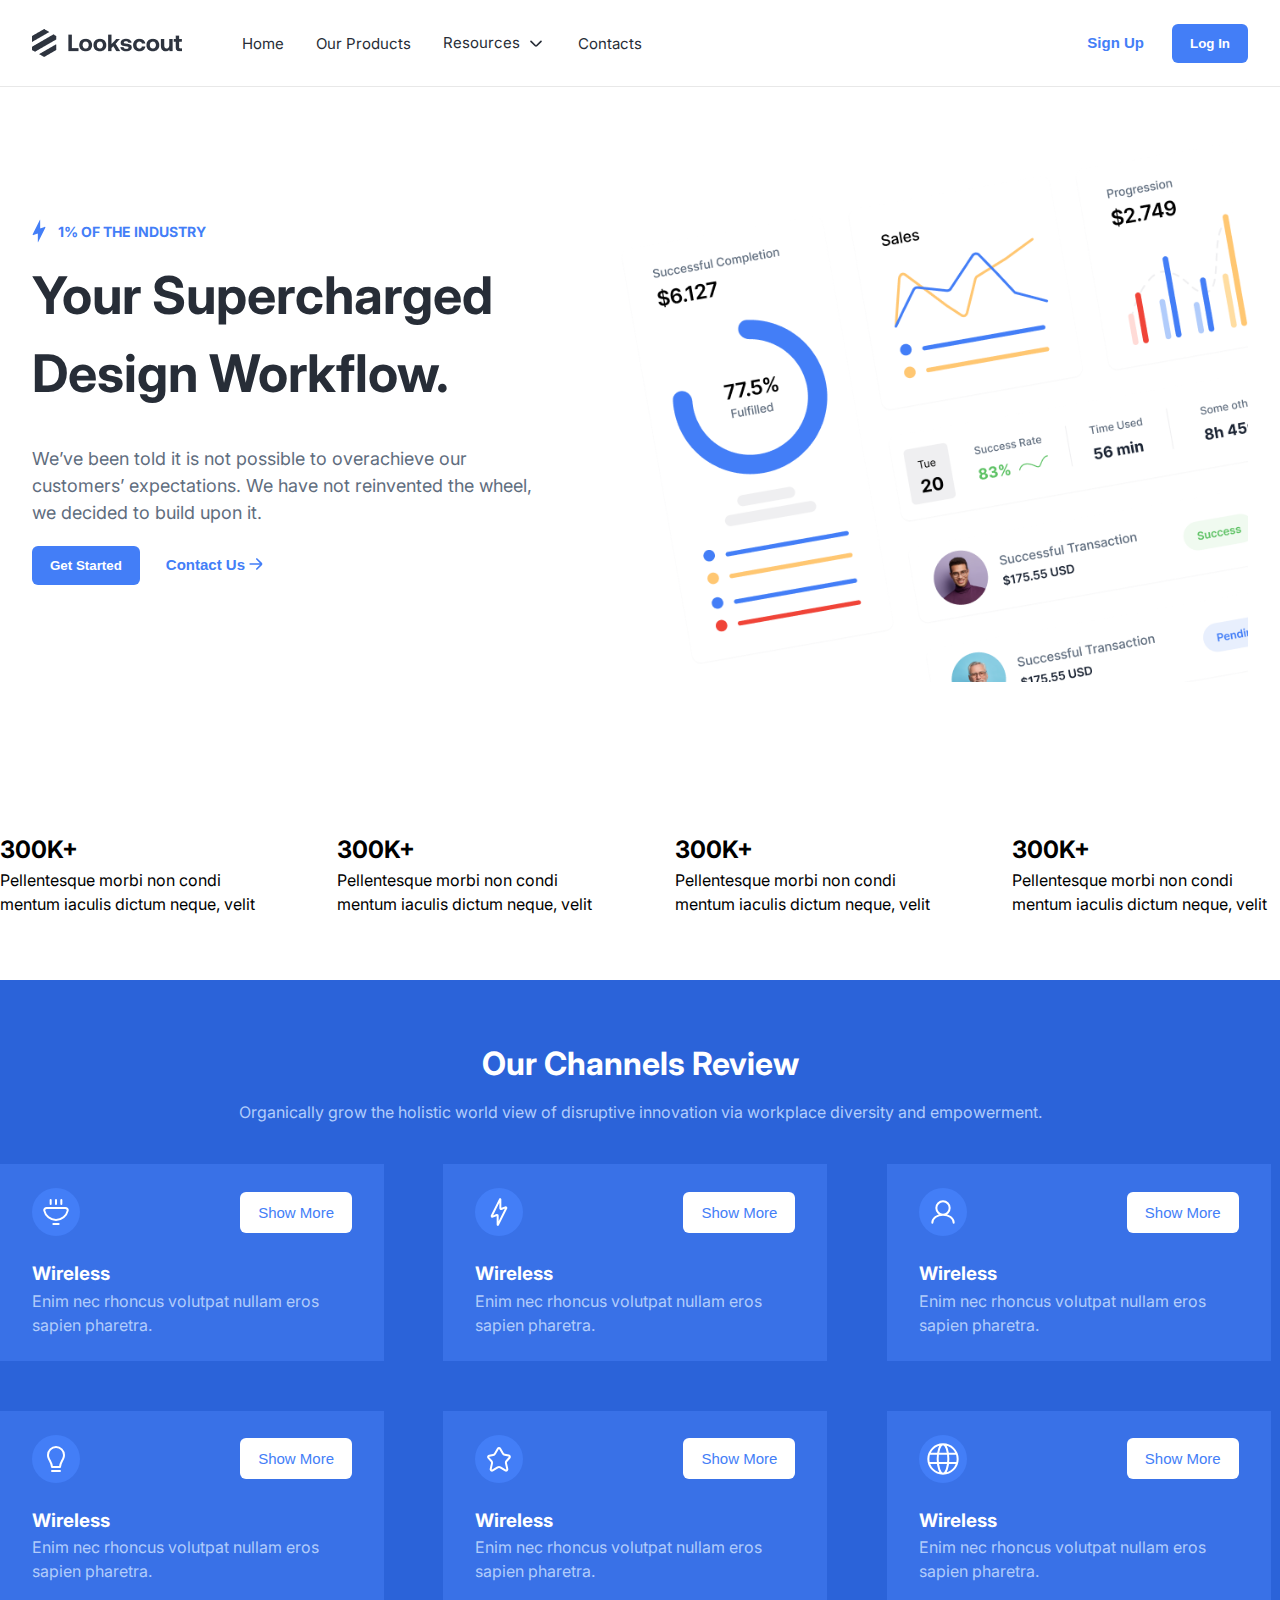
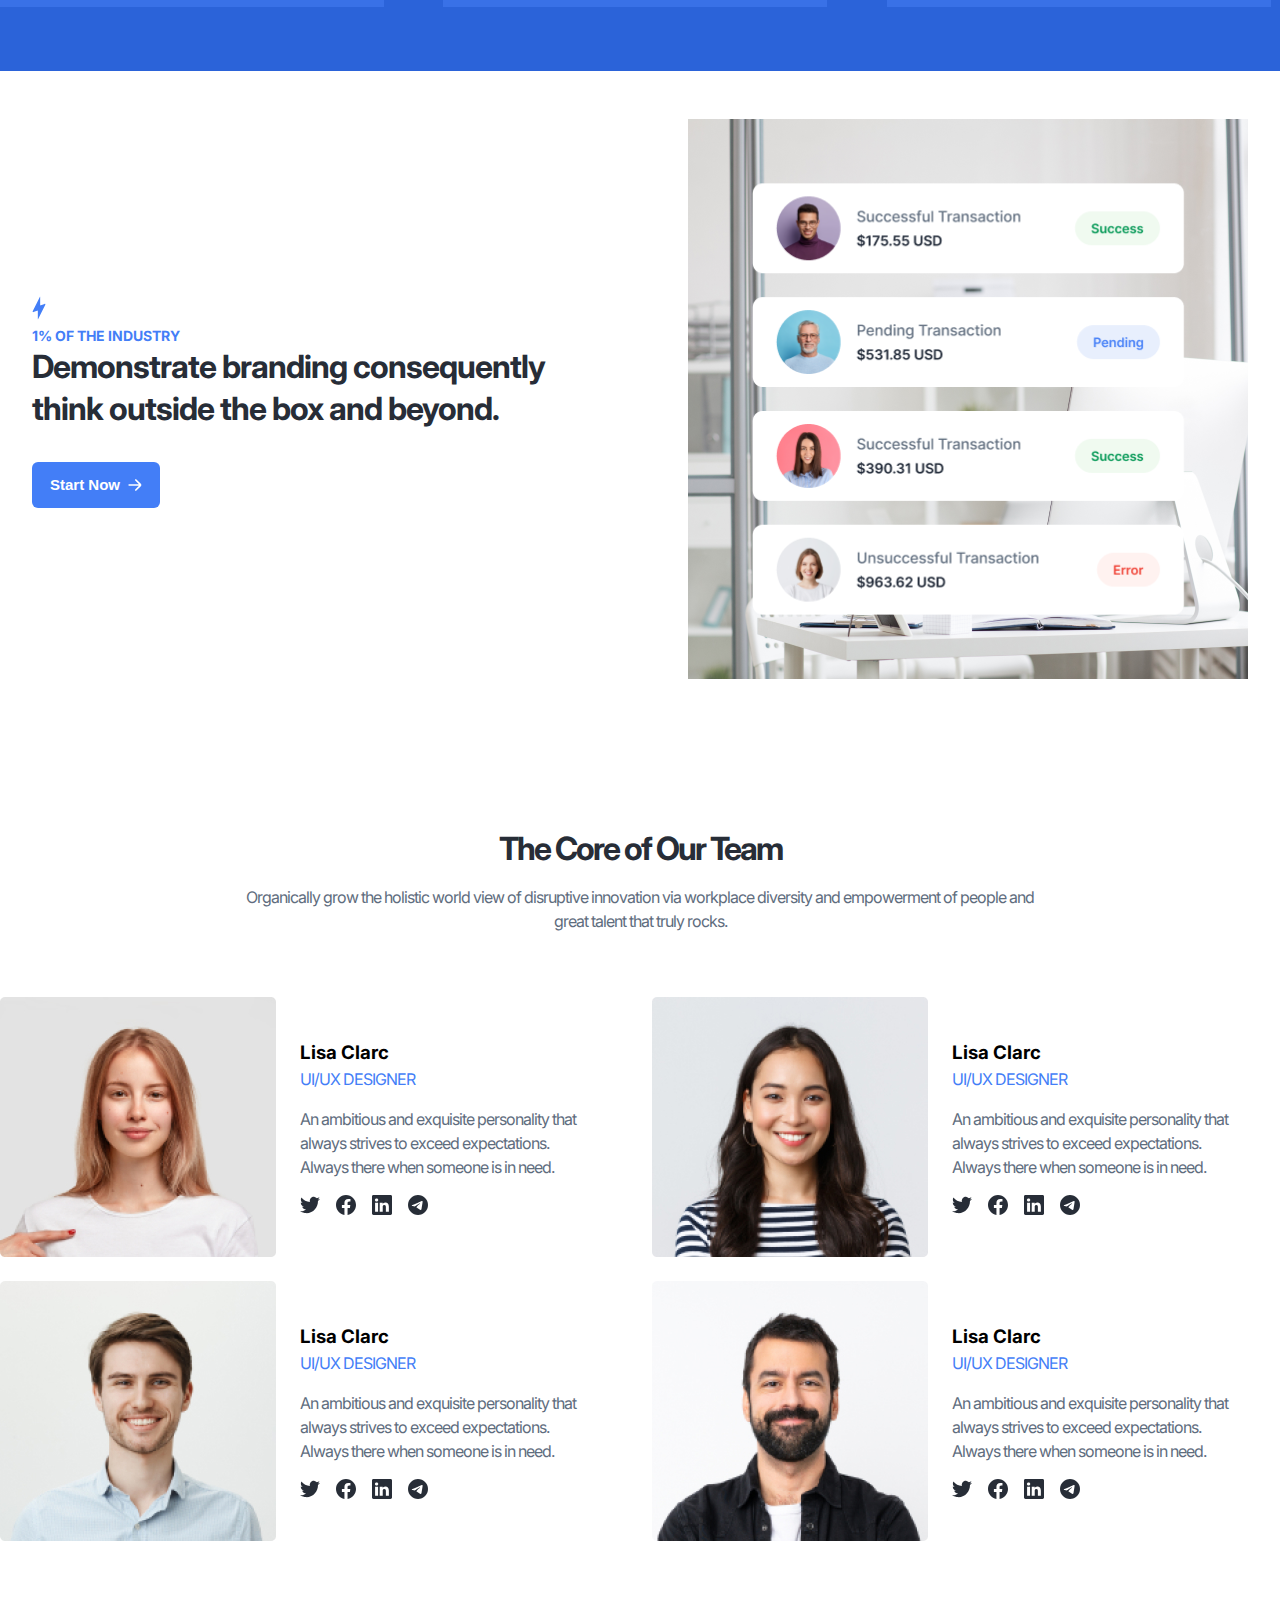
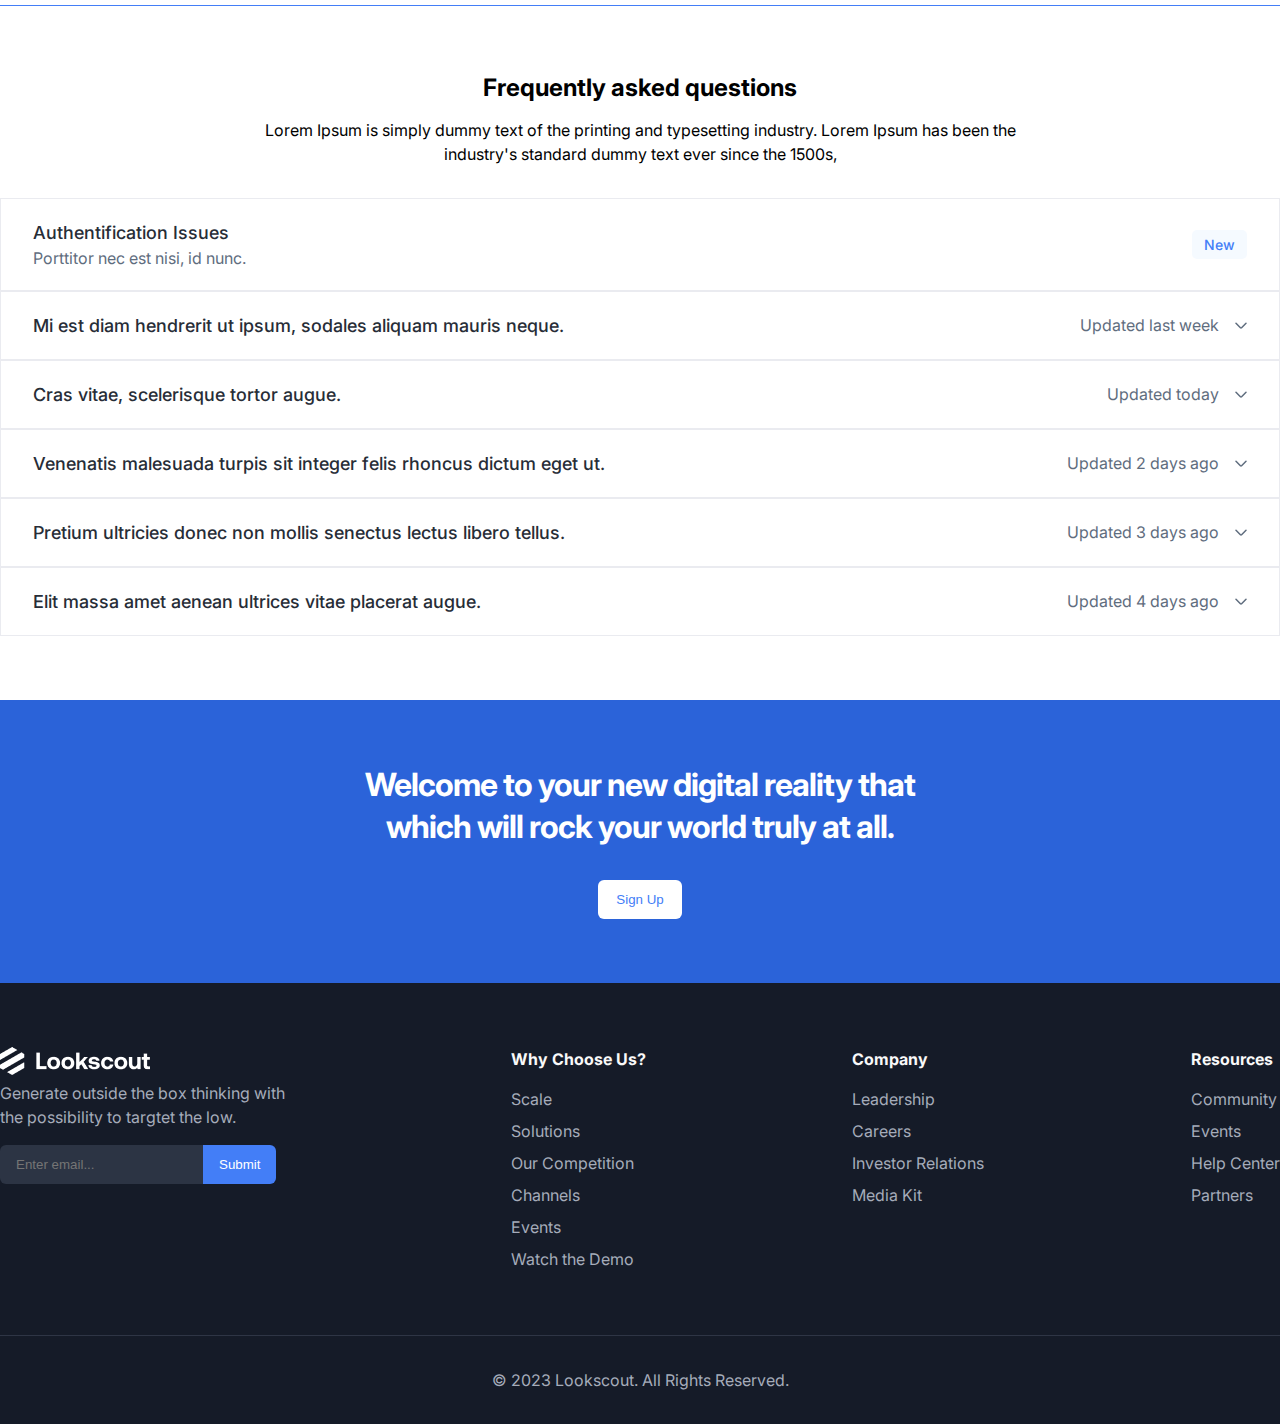
<file: about.html>
<!DOCTYPE html>
<html lang="en">
  <head>
    <meta charset="UTF-8" />
    <meta name="viewport" content="width=device-width, initial-scale=1.0" />
    <link rel="preconnect" href="https://fonts.googleapis.com" />
    <link rel="preconnect" href="https://fonts.gstatic.com" crossorigin />
    <link
      href="https://fonts.googleapis.com/css2?family=Inter:wght@400;600;700&display=swap"
      rel="stylesheet"
    />
    <link rel="stylesheet" href="assets/css/about.css" />
    <title>About Page</title>
  </head>
  <body>
    <!-- About-Main-Header -->
    <header class="about--main-header">
      <nav class="about--main-navbar">
        <div class="about--main-navbar-left">
          <img src="assets/about-img/Lookscout.png" alt="page logo" />
          <ul class="about--main-navbar-menu">
            <li><a href="#index.html">Home</a></li>
            <li><a href="#">Our Products</a></li>
            <li class="about--main-navbar-menu-link">
              <a href="#">Resources</a>
              <img src="assets/about-img/down.svg" alt="" />
            </li>
            <li><a href="#">Contacts</a></li>
          </ul>
        </div>
        <div class="about--main-navbar-right">
          <button class="about--signup-btn">Sign Up</button>
          <button class="about--login-btn">Log In</button>
        </div>
      </nav>
    </header>
    <!-- End of About-Main-Header -->

    <!-- About-Main-Hero -->
    <div class="about--main-hero">
      <div class="about--main-hero-left">
        <div class="about--main-hero-left-uptext">
          <img src="assets/about-img/lightning-icon.svg" alt="" />
          <h4>1% OF THE INDUSTRY</h4>
        </div>
        <div class="about--main-hero-left-middletext">
          <h2>Your Supercharged Design Workflow.</h2>
          <p>
            We’ve been told it is not possible to overachieve our customers’ expectations. We have
            not reinvented the wheel, we decided to build upon it.
          </p>
        </div>
        <div class="about--main-hero-buttons">
          <button class="about--main-hero-btn-started">Get Started</button>
          <button class="about--main-hero-btn-contact">
            Contact Us <img src="assets/about-img/right-arrow.svg" alt="" />
          </button>
        </div>
      </div>
      <div class="about--main-hero-right">
        <img
          class="about--main-hero-right-img"
          src="assets/about-img/Hero 1 ~ desktop.png"
          alt=""
        />
      </div>
    </div>

    <section class="about--features">
      <!-- Features Top Cards -->
      <div class="about--features-top-base">
        <div class="about--features-top-base-card">
          <h2>300K+</h2>
          <p>Pellentesque morbi non condi mentum iaculis dictum neque, velit</p>
        </div>
        <div class="about--features-top-base-card">
          <h2>300K+</h2>
          <p>Pellentesque morbi non condi mentum iaculis dictum neque, velit</p>
        </div>
        <div class="about--features-top-base-card">
          <h2>300K+</h2>
          <p>Pellentesque morbi non condi mentum iaculis dictum neque, velit</p>
        </div>
        <div class="about--features-top-base-card">
          <h2>300K+</h2>
          <p>Pellentesque morbi non condi mentum iaculis dictum neque, velit</p>
        </div>
      </div>

      <!-- Features Info Cards -->
      <div class="about--features-info">
        <div class="about--features-info-title">
          <h2>Our Channels Review</h2>
          <p>
            Organically grow the holistic world view of disruptive innovation via workplace
            diversity and empowerment.
          </p>
        </div>
        <div class="about--features-info-cards">
          <!-- Info Card -->
          <div class="about--features-info-card">
            <div class="about--features-info-card-top">
              <div class="about--features-info-card-icon">
                <img src="assets/about-img/plug-icon.svg" alt="" />
              </div>
              <button>Show More</button>
            </div>
            <div class="about--features-info-card-bottom">
              <h3>Wireless</h3>
              <p>Enim nec rhoncus volutpat nullam eros sapien pharetra.</p>
            </div>
          </div>

          <!-- Info Card -->
          <div class="about--features-info-card">
            <div class="about--features-info-card-top">
              <div class="about--features-info-card-icon">
                <img src="assets/about-img/features-lightningicon.svg" alt="" />
              </div>
              <button>Show More</button>
            </div>
            <div class="about--features-info-card-bottom">
              <h3>Wireless</h3>
              <p>Enim nec rhoncus volutpat nullam eros sapien pharetra.</p>
            </div>
          </div>

          <!-- Info Card -->
          <div class="about--features-info-card">
            <div class="about--features-info-card-top">
              <div class="about--features-info-card-icon">
                <img src="assets/about-img/features-profile-icon.svg" alt="" />
              </div>
              <button>Show More</button>
            </div>
            <div class="about--features-info-card-bottom">
              <h3>Wireless</h3>
              <p>Enim nec rhoncus volutpat nullam eros sapien pharetra.</p>
            </div>
          </div>

          <!-- Info Card -->
          <div class="about--features-info-card">
            <div class="about--features-info-card-top">
              <div class="about--features-info-card-icon">
                <img src="assets/about-img/features-light-icon.svg" alt="" />
              </div>
              <button>Show More</button>
            </div>
            <div class="about--features-info-card-bottom">
              <h3>Wireless</h3>
              <p>Enim nec rhoncus volutpat nullam eros sapien pharetra.</p>
            </div>
          </div>

          <!-- Info Card -->
          <div class="about--features-info-card">
            <div class="about--features-info-card-top">
              <div class="about--features-info-card-icon">
                <img src="assets/about-img/features-star-icon.svg" alt="" />
              </div>
              <button>Show More</button>
            </div>
            <div class="about--features-info-card-bottom">
              <h3>Wireless</h3>
              <p>Enim nec rhoncus volutpat nullam eros sapien pharetra.</p>
            </div>
          </div>

          <!-- Info Card -->
          <div class="about--features-info-card">
            <div class="about--features-info-card-top">
              <div class="about--features-info-card-icon">
                <img src="assets/about-img/features-world-icon.svg" alt="" />
              </div>
              <button>Show More</button>
            </div>
            <div class="about--features-info-card-bottom">
              <h3>Wireless</h3>
              <p>Enim nec rhoncus volutpat nullam eros sapien pharetra.</p>
            </div>
          </div>
        </div>
      </div>
      <!-- End of Features Info Cards  -->
      <div class="about-features-money">
        <div class="about--features-money-left">
          <div class="about--features-money-uptext">
            <img src="assets/about-img/lightning-icon.svg" alt="" />
            <h4>1% OF THE INDUSTRY</h4>
          </div>
          <div class="about--features-money-middletext">
            <h2>Demonstrate branding consequently think outside the box and beyond.</h2>
          </div>
          <div class="about--features-money-button">
            <button class="about--features-money-btn">
              Start Now <img src="assets/about-img/right-arrow-white.svg" alt="" />
            </button>
          </div>
        </div>
        <div class="about--features-money-right">
          <img
            class="about--features-money-img"
            src="assets/about-img/features-money-photo.png"
            alt=""
          />
        </div>
      </div>
      <!-- End of About-Features-Money -->

      <!-- About-Team-Section -->
      <div class="about--team">
        <div class="about--team-title">
          <h2>The Core of Our Team</h2>
          <p>
            Organically grow the holistic world view of disruptive innovation via workplace
            diversity and empowerment of people and great talent that truly rocks.
          </p>
        </div>

        <div class="about--team-cards">
          <!-- Card-1 -->
          <div class="about--team-card">
            <img src="assets/about-img/team-lisa-clarc.jpg" alt="" />
            <div class="about--team-card-info">
              <h3>Lisa Clarc</h3>
              <a href="#">UI/UX Designer</a>
              <p>
                An ambitious and exquisite personality that always strives to exceed expectations.
                Always there when someone is in need.
              </p>
              <div class="about--team-card-social">
                <img src="assets/about-img/twitter-logo.svg" alt="" />
                <img src="assets/about-img/facebook-logo.svg" alt="" />
                <img src="assets/about-img/linkedin.svg" alt="" />
                <img src="assets/about-img/telegram.svg" alt="" />
              </div>
            </div>
          </div>
          <!-- Card-2 -->
          <div class="about--team-card">
            <img src="assets/about-img/team-olivia-manson.jpg" alt="" />
            <div class="about--team-card-info">
              <h3>Lisa Clarc</h3>
              <a href="#">UI/UX Designer</a>
              <p>
                An ambitious and exquisite personality that always strives to exceed expectations.
                Always there when someone is in need.
              </p>
              <div class="about--team-card-social">
                <img src="assets/about-img/twitter-logo.svg" alt="" />
                <img src="assets/about-img/facebook-logo.svg" alt="" />
                <img src="assets/about-img/linkedin.svg" alt="" />
                <img src="assets/about-img/telegram.svg" alt="" />
              </div>
            </div>
          </div>

          <!-- Card-3 -->
          <div class="about--team-card">
            <img src="assets/about-img/team-adnrew-drue.jpg" alt="" />
            <div class="about--team-card-info">
              <h3>Lisa Clarc</h3>
              <a href="#">UI/UX Designer</a>
              <p>
                An ambitious and exquisite personality that always strives to exceed expectations.
                Always there when someone is in need.
              </p>
              <div class="about--team-card-social">
                <img src="assets/about-img/twitter-logo.svg" alt="" />
                <img src="assets/about-img/facebook-logo.svg" alt="" />
                <img src="assets/about-img/linkedin.svg" alt="" />
                <img src="assets/about-img/telegram.svg" alt="" />
              </div>
            </div>
          </div>

          <!-- Card-4 -->
          <div class="about--team-card">
            <img src="assets/about-img/team-morgan-john.jpg" alt="" />
            <div class="about--team-card-info">
              <h3>Lisa Clarc</h3>
              <a href="#">UI/UX Designer</a>
              <p>
                An ambitious and exquisite personality that always strives to exceed expectations.
                Always there when someone is in need.
              </p>
              <div class="about--team-card-social">
                <img src="assets/about-img/twitter-logo.svg" alt="" />
                <img src="assets/about-img/facebook-logo.svg" alt="" />
                <img src="assets/about-img/linkedin.svg" alt="" />
                <img src="assets/about-img/telegram.svg" alt="" />
              </div>
            </div>
          </div>
        </div>
      </div>
    </section>
    <div class="about--section-line"></div>
    <section class="about--web-tabel-section">
      <div class="about--web-tabel">
        <div class="about--web-tabel-title">
          <h2>Frequently asked questions</h2>
          <p>
            Lorem Ipsum is simply dummy text of the printing and typesetting industry. Lorem Ipsum
            has been the industry's standard dummy text ever since the 1500s,
          </p>
        </div>

        <div class="about--web-tabel-questions">
          <div class="about--web-tabel-question">
            <div class="about--web-tabel-question-left">
              <h4>Authentification Issues</h4>
              <p>Porttitor nec est nisi, id nunc.</p>
            </div>
            <div class="about--web-tabel-question-right">
              <a href="#">New</a>
            </div>
          </div>

          <div class="about--web-tabel-question">
            <div class="about--web-tabel-question-left">
              <h4>Mi est diam hendrerit ut ipsum, sodales aliquam mauris neque.</h4>
            </div>
            <div class="about--web-tabel-question-right">
              <p>Updated last week</p>
              <img src="assets/about-img/down-arrow.svg" alt="" />
            </div>
          </div>

          <div class="about--web-tabel-question">
            <div class="about--web-tabel-question-left">
              <h4>Cras vitae, scelerisque tortor augue.</h4>
            </div>
            <div class="about--web-tabel-question-right">
              <p>Updated today</p>
              <img src="assets/about-img/down-arrow.svg" alt="" />
            </div>
          </div>

          <div class="about--web-tabel-question">
            <div class="about--web-tabel-question-left">
              <h4>Venenatis malesuada turpis sit integer felis rhoncus dictum eget ut.</h4>
            </div>
            <div class="about--web-tabel-question-right">
              <p>Updated 2 days ago</p>
              <img src="assets/about-img/down-arrow.svg" alt="" />
            </div>
          </div>

          <div class="about--web-tabel-question">
            <div class="about--web-tabel-question-left">
              <h4>Pretium ultricies donec non mollis senectus lectus libero tellus.</h4>
            </div>
            <div class="about--web-tabel-question-right">
              <p>Updated 3 days ago</p>
              <img src="assets/about-img/down-arrow.svg" alt="" />
            </div>
          </div>

          <div class="about--web-tabel-question">
            <div class="about--web-tabel-question-left">
              <h4>Elit massa amet aenean ultrices vitae placerat augue.</h4>
            </div>
            <div class="about--web-tabel-question-right">
              <p>Updated 4 days ago</p>
              <img src="assets/about-img/down-arrow.svg" alt="" />
            </div>
          </div>
        </div>
      </div>
    </section>
    <section class="about--cta">
      <div class="about--cta-wrapper">
        <div class="about--cta-title">
          <h2>Welcome to your new digital reality that which will rock your world truly at all.</h2>
          <button class="about--cta-btn">Sign Up</button>
        </div>
      </div>
    </section>

    <footer class="about--footer">
      <div class="about--footer-wrapper">
        <div class="about--footer-wrapper-logo">
          <img src="assets/about-img/Lookscout-white.png" alt="" />
          <p>Generate outside the box thinking with the possibility to targtet the low.</p>
          <div class="about--footer-form-group">
            <input
              class="about--footer-form-group-email"
              type="email"
              placeholder="Enter email..."
            />
            <button class="about--footer-form-group-submit" type="submit">Submit</button>
          </div>
        </div>
        <div class="about--footer-menu">
          <h4>Why Choose Us?</h4>
          <ul class="about--footer-menu-list">
            <li><a href="#">Scale</a></li>
            <li><a href="#">Solutions</a></li>
            <li><a href="#">Our Competition</a></li>
            <li><a href="#">Channels</a></li>
            <li><a href="#">Events</a></li>
            <li><a href="#">Watch the Demo</a></li>
          </ul>
        </div>
        <div class="about--footer-menu">
          <h4>Company</h4>
          <ul class="about--footer-menu-list">
            <li><a href="#">Leadership</a></li>
            <li><a href="#">Careers</a></li>
            <li><a href="#">Investor Relations</a></li>
            <li><a href="#">Media Kit</a></li>
          </ul>
        </div>
        <div class="about--footer-menu">
          <h4>Resources</h4>
          <ul class="about--footer-menu-list">
            <li><a href="#">Community</a></li>
            <li><a href="#">Events</a></li>
            <li><a href="#">Help Center</a></li>
            <li><a href="#">Partners</a></li>
          </ul>
        </div>
      </div>
      <div class="about--footer-copy">
        <p>© 2023 Lookscout. All Rights Reserved.</p>
      </div>
    </footer>
  </body>
</html>
</file>
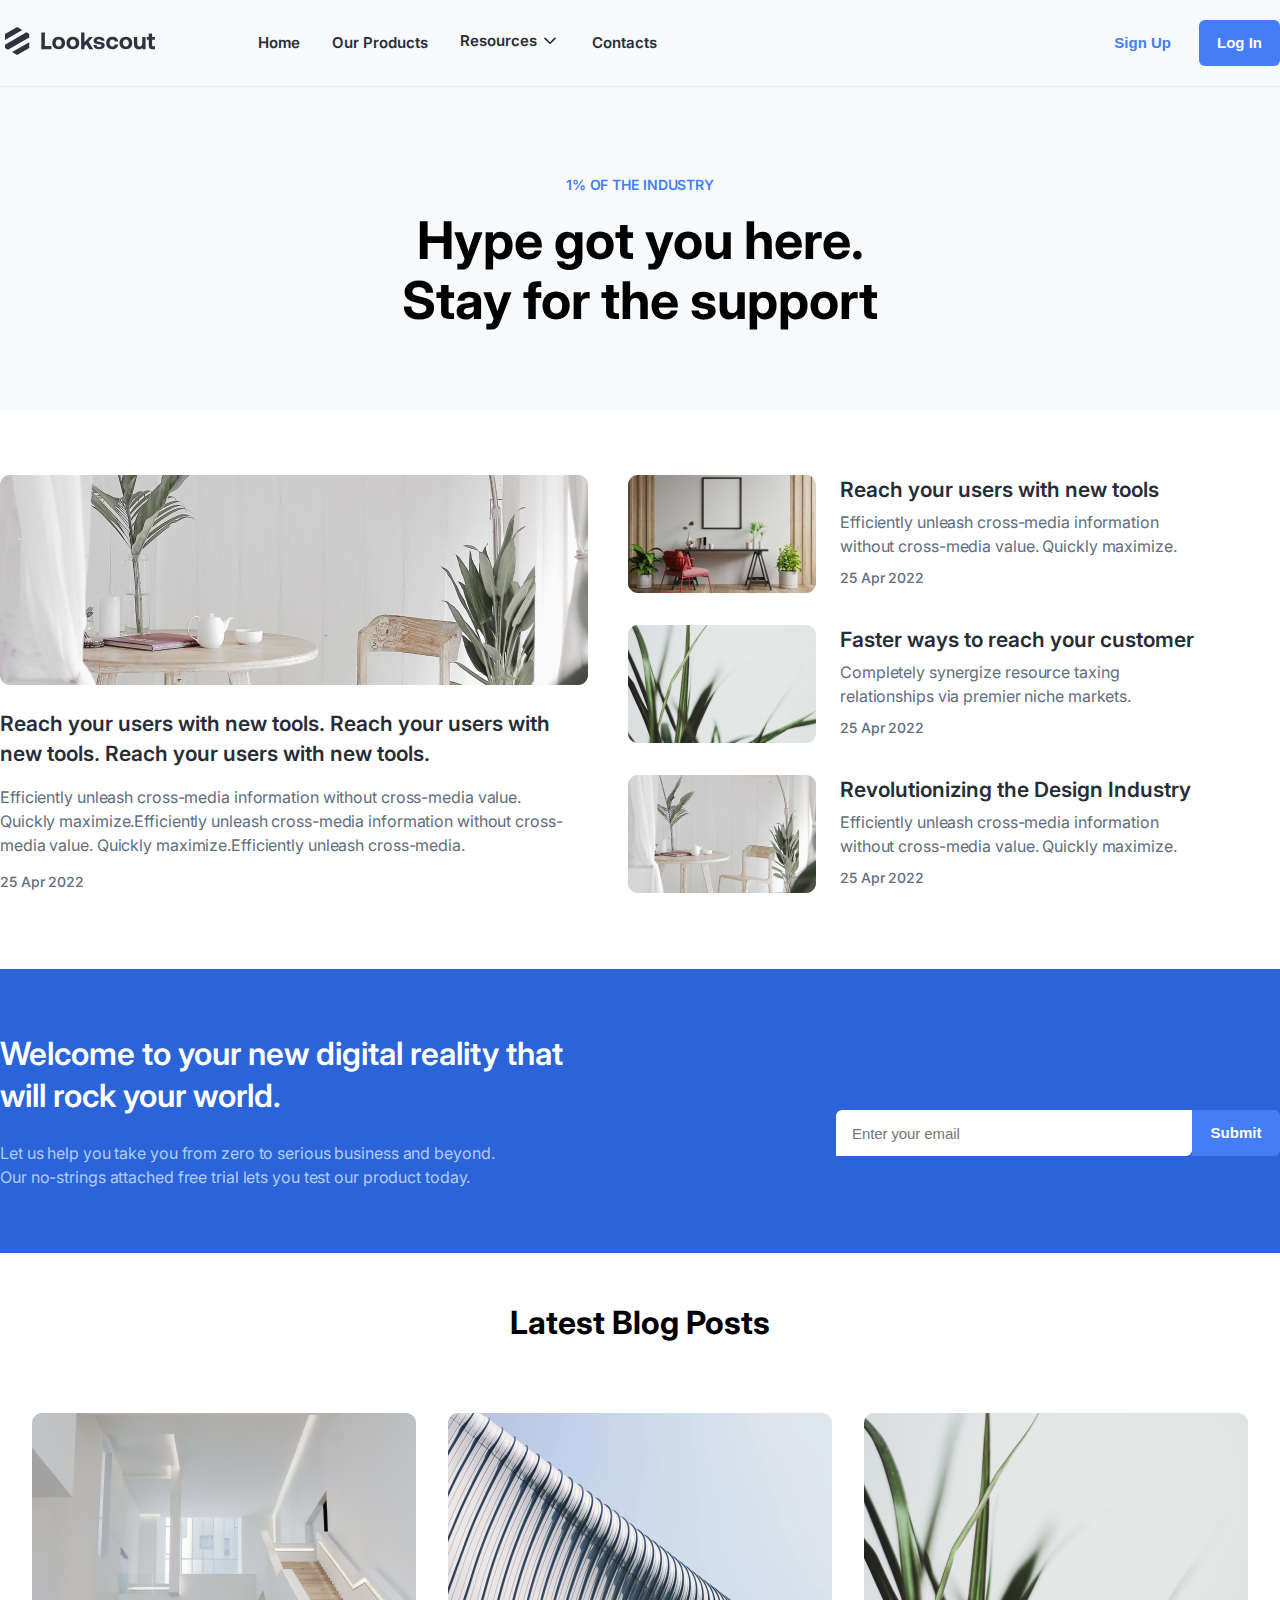
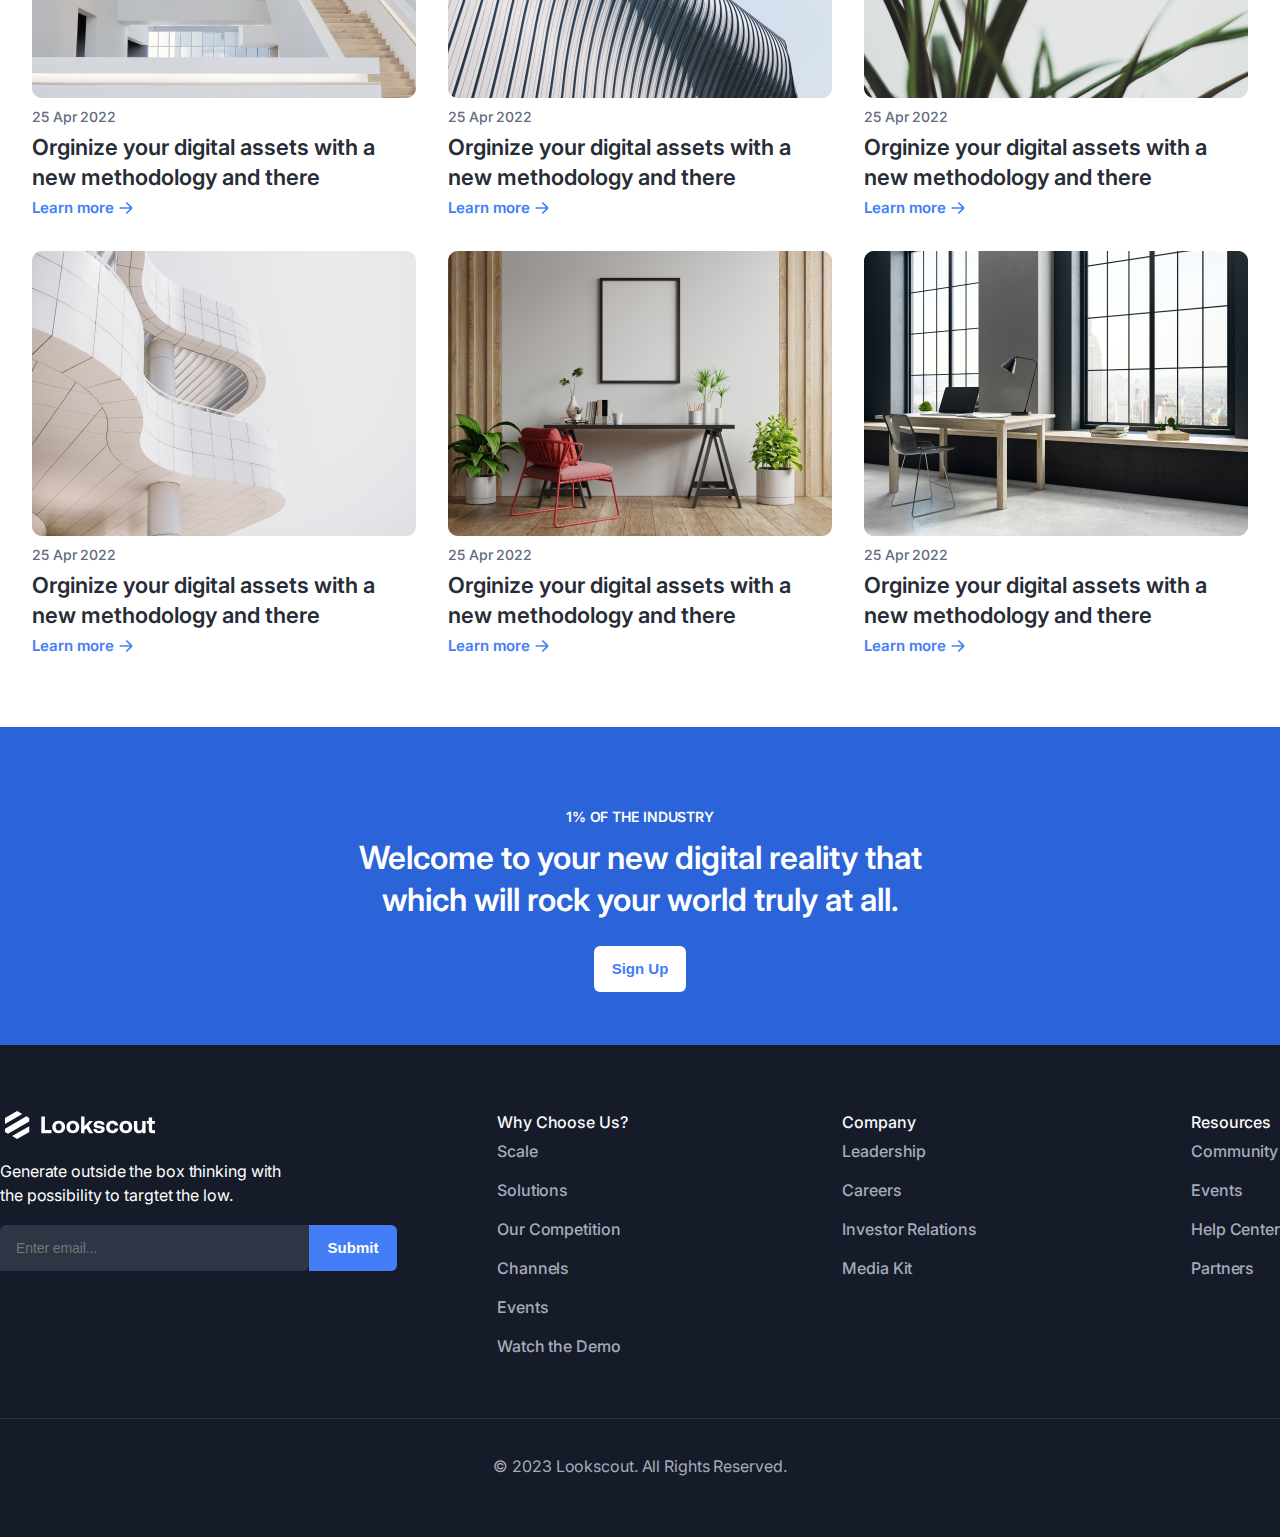
<file: blog.html>
<!DOCTYPE html>
<html lang="en">
<head>
    <meta charset="UTF-8">
    <meta name="viewport" content="width=device-width, initial-scale=1.0">
    <title>Blog</title>
    <link rel="stylesheet" href="assets/css/blog.css">
    <link rel="preconnect" href="https://fonts.googleapis.com">
    <link rel="preconnect" href="https://fonts.gstatic.com" crossorigin>
    <link href="https://fonts.googleapis.com/css2?family=Inter:wght@400;500;600;700&display=swap" rel="stylesheet">
</head>
<body>
    <!-- Header Start -->
    <header class="blogHeader">
        <div class="blogHeader-wrapper blogContainer">
            <a href="#"><img src="assets/Blog-img/Lookscout.svg" alt="Logo"></a>
            <ul class="blogHeader-nav">
              <li><a href="#">Home</a></li>
              <li><a href="#">Our Products</a></li>
              <li class="blogHeaderIcon">
                <a href="#">Resources</a>
                <a href="#"><img src="assets/Blog-img/down.svg" alt="dropdown"></a>
              </li>
              <li><a href="#">Contacts</a></li>
            </ul>
            <div class="blogHeader-account">
              <button class="blogHeader-SignupBttn">Sign Up</button>
              <button class="blogHeader-LoginBttn">Log In</button>
            </div>
        </div>
    </header>
    <!-- Header End -->
    <!-- Section Start -->
    <section class="section">
        <div class="blogContainer">
            <h6>1% OF THE INDUSTRY</h6>
            <h1>Hype got you here. <br>Stay for the support</h1>
        </div>
    </section>
    <!-- Section End -->
    <!-- Main Start -->
    <main>
        <div class="blogContainer">
            <div class="blogPost">
                <div class="blogPost-left">
                    <a href="#"><img src="assets/Blog-img/SectionImg.jpg" alt=""></a>
                    <h3><a href="#">Reach your users with new tools. Reach your users with <br> new tools. Reach your users with new tools.</a></h3>
                    <p><a href="#">Efficiently unleash cross-media information without cross-media value. <br> Quickly maximize.Efficiently unleash cross-media information without cross-<br>media value. Quickly maximize.Efficiently unleash cross-media.</a></p>
                    <h5>25 Apr 2022</h5>
                </div>
                <div class="blogPost-right">
                    <div class="blogPost-card">
                        <div class="blogPost-img">
                            <a href="#"><img src="assets/Blog-img/SectionSmallImg.jpg" alt=""></a>
                        </div>
                        <div class="blogPost-content">
                            <h3><a href="#">Reach your users with new tools</a></h3>
                            <p><a href="#">Efficiently unleash cross-media information <br> without cross-media value. Quickly maximize.</a></p>
                            <h5>25 Apr 2022</h5>
                        </div>
                    </div>
                    <div class="blogPost-card">
                        <div class="blogPost-img">
                            <a href="#"><img src="assets/Blog-img/SectionSecondSmallImg.jpg" alt=""></a>
                        </div>
                        <div class="blogPost-content">
                            <h3><a href="#">Faster ways to reach your customer</a></h3>
                            <p><a href="#">Completely synergize resource taxing<br>relationships via premier niche markets.</a></p>
                            <h5>25 Apr 2022</h5>
                        </div>
                    </div>
                    <div class="blogPost-card">
                        <div class="blogPost-img">
                            <a href="#"><img src="assets/Blog-img/SectionThirdSmallImg.jpg" alt=""></a>
                        </div>
                        <div class="blogPost-content">
                            <h3><a href="#">Revolutionizing the Design Industry</a></h3>
                            <p><a href="#">Efficiently unleash cross-media information<br> without cross-media value. Quickly maximize.</a></p>
                            <h5>25 Apr 2022</h5>
                        </div>   
                    </div>
                </div>
            </div>
        </div>
        <div class="mailCard">
            <div class="blogContainer">
                <div class="mailCard-main">
                    <div class="mailCard-content">
                        <h3><a href="#">Welcome to your new digital reality that <br> will rock your world.</a></h3>
                        <p><a href="#">Let us help you take you from zero to serious business and beyond. <br> Our no-strings attached free trial lets you test our product today.</a></p>
                    </div>
                    <div class="mailCard-email">
                        <input class ="input-mail" type="text" placeholder="Enter your email">
                        <input class="bttn-submit" type="submit" value="Submit">
                    </div>
                </div>
            </div>
        </div>
        <div class="blogContainer">
            <h2 class="latestblogPost-title">Latest Blog Posts</h2>
            <div class="latestblogPost-cards">
                <div class="latestblogPost-card">
                    <a href="#"><img src="assets/Blog-img/blogpostcard1.jpg" alt=""></a>
                    <h5>25 Apr 2022</h5>
                    <h3><a href="#">Orginize your digital assets with a <br> new methodology and there</h3></a>
                    <div class="cardIcon">
                        <h4><a href="#">Learn more</a></h4>
                        <img src="assets/Blog-img/rightIcon.svg" alt="">
                    </div>
                </div>
                <div class="latestblogPost-card">
                    <a href="#"><img src="assets/Blog-img/blogpostcard2.jpg" alt=""></a>
                    <h5>25 Apr 2022</h5>
                    <h3><a href="#">Orginize your digital assets with a <br> new methodology and there</h3></a>
                    <div class="cardIcon">
                        <h4><a href="#">Learn more</a></h4>
                        <img src="assets/Blog-img/rightIcon.svg" alt="">
                    </div>
                </div>
                <div class="latestblogPost-card">
                    <a href="#"><img src="assets/Blog-img/blogpostcard3.jpg" alt=""></a>
                    <h5>25 Apr 2022</h5>
                    <h3><a href="#">Orginize your digital assets with a <br> new methodology and there</h3></a>
                    <div class="cardIcon">
                        <h4><a href="#">Learn more</a></h4>
                        <img src="assets/Blog-img/rightIcon.svg" alt="">
                    </div>
                </div>
                <div class="latestblogPost-card">
                    <a href="#"><img src="assets/Blog-img/blogpostcard4.jpg" alt=""></a>
                    <h5>25 Apr 2022</h5>
                    <h3><a href="#">Orginize your digital assets with a <br> new methodology and there</h3></a>
                    <div class="cardIcon">
                        <h4><a href="#">Learn more</a></h4>
                        <img src="assets/Blog-img/rightIcon.svg" alt="">
                    </div>
                </div>
                <div class="latestblogPost-card">
                    <a href="#"><img src="assets/Blog-img/blogpostcard5.jpg" alt=""></a>
                    <h5>25 Apr 2022</h5>
                    <h3><a href="#">Orginize your digital assets with a <br> new methodology and there</h3></a>
                    <div class="cardIcon">
                        <h4><a href="#">Learn more</a></h4>
                        <img src="assets/Blog-img/rightIcon.svg" alt="">
                    </div>
                </div>
                <div class="latestblogPost-card">
                    <a href="#"><img src="assets/Blog-img/blogpostcard6.jpg" alt=""></a>
                    <h5>25 Apr 2022</h5>
                    <h3><a href="#">Orginize your digital assets with a <br> new methodology and there</h3></a>
                    <div class="cardIcon">
                        <h4><a href="#">Learn more</a></h4>
                        <img src="assets/Blog-img/rightIcon.svg" alt="">
                    </div>
                </div>
            </div>
        </div>
        <div class="signupCard">
            <div class="blogContainer">
                <div class="signupTitle-bttn">
                    <h6>1% OF THE INDUSTRY</h6>
                    <p><a href="#">Welcome to your new digital reality that <br>which will rock your world truly at all.</a></p>
                    <button class="signup-bttn">Sign Up</button>
                </div>
            </div>
        </div>
    </main>
    <!-- Main End -->
    <!-- Footer Start -->
    <footer class="blogFooter">
        <div class="blogContainer">
            <div class="blogFooter-main">
                <div class="blogFooter-left">
                    <img src="assets/Blog-img/FooterLogo.svg" alt="Logo">
                    <h4>Generate outside the box thinking with <br> the possibility to targtet the low.</h4>
                    <div class="footer-email">
                        <input class ="footermail-input" type="text" placeholder="Enter email...">
                        <input class="bttn-submit" type="submit" value="Submit">
                    </div>
                </div>
                <ul class="blogFooter-navigation">
                    <li>
                        <a href="#">Why Choose Us?</a>
                        <ul>
                            <li><a href="#">Scale</a></li>
                            <li><a href="#">Solutions</a></li>
                            <li><a href="#">Our Competition</a></li>
                            <li><a href="#">Channels</a></li>
                            <li><a href="#">Events</a></li>
                            <li><a href="#">Watch the Demo</a></li>
                        </ul>
                    </li>
                    <li>
                        <a href="#">Company</a>
                        <ul>
                            <li><a href="#">Leadership</a></li>
                            <li><a href="#">Careers</a></li>
                            <li><a href="#">Investor Relations</a></li>
                            <li><a href="#">Media Kit</a></li>
                        </ul>
                    </li>
                    <li>
                        <a href="#">Resources</a>
                        <ul>
                            <li><a href="#">Community</a></li>
                            <li><a href="#">Events</a></li>
                            <li><a href="#">Help Center</a></li>
                            <li><a href="#">Partners</a></li>
                        </ul>
                    </li>
                </ul>
            </div>
            <div class="footerCopyright">
                <h3>© 2023 Lookscout. All Rights Reserved.</h3>
            </div>
        </div>
    </footer>
    <!-- Footer End -->
</body>
</html>
</file>
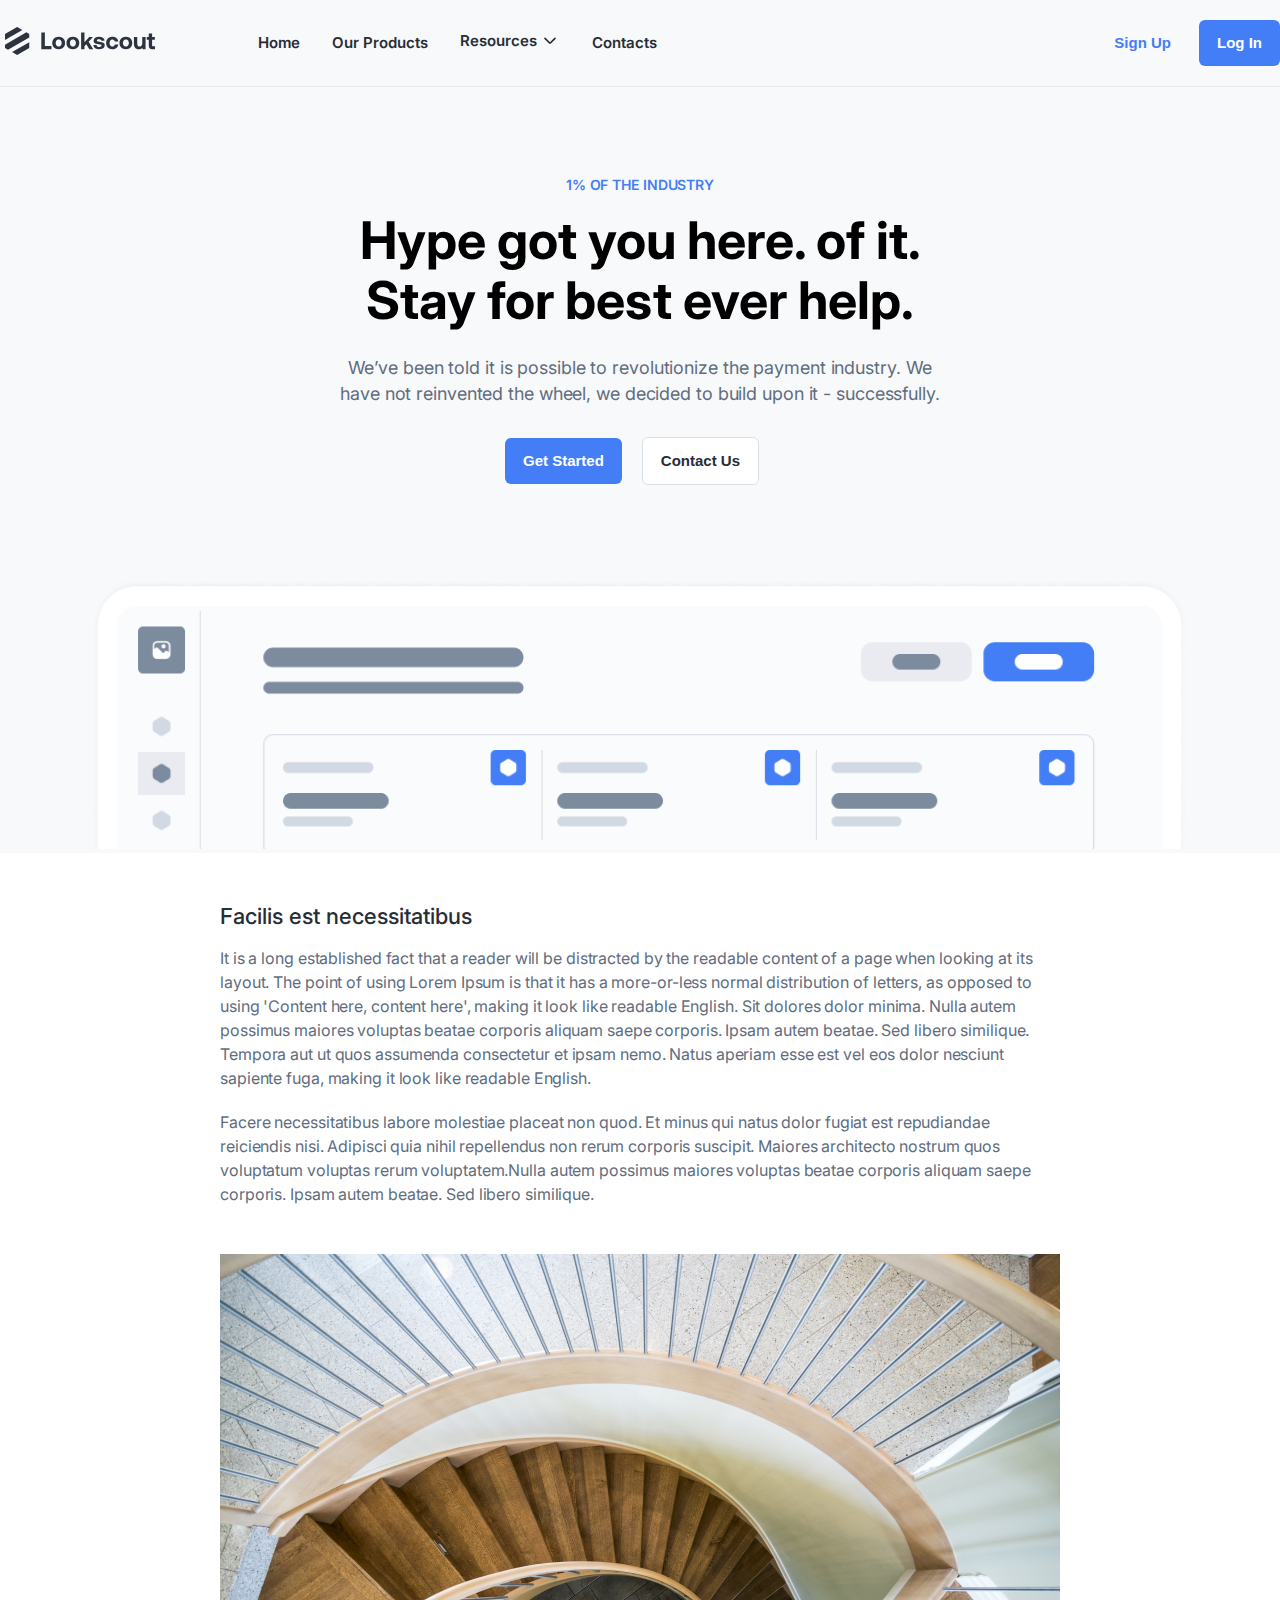
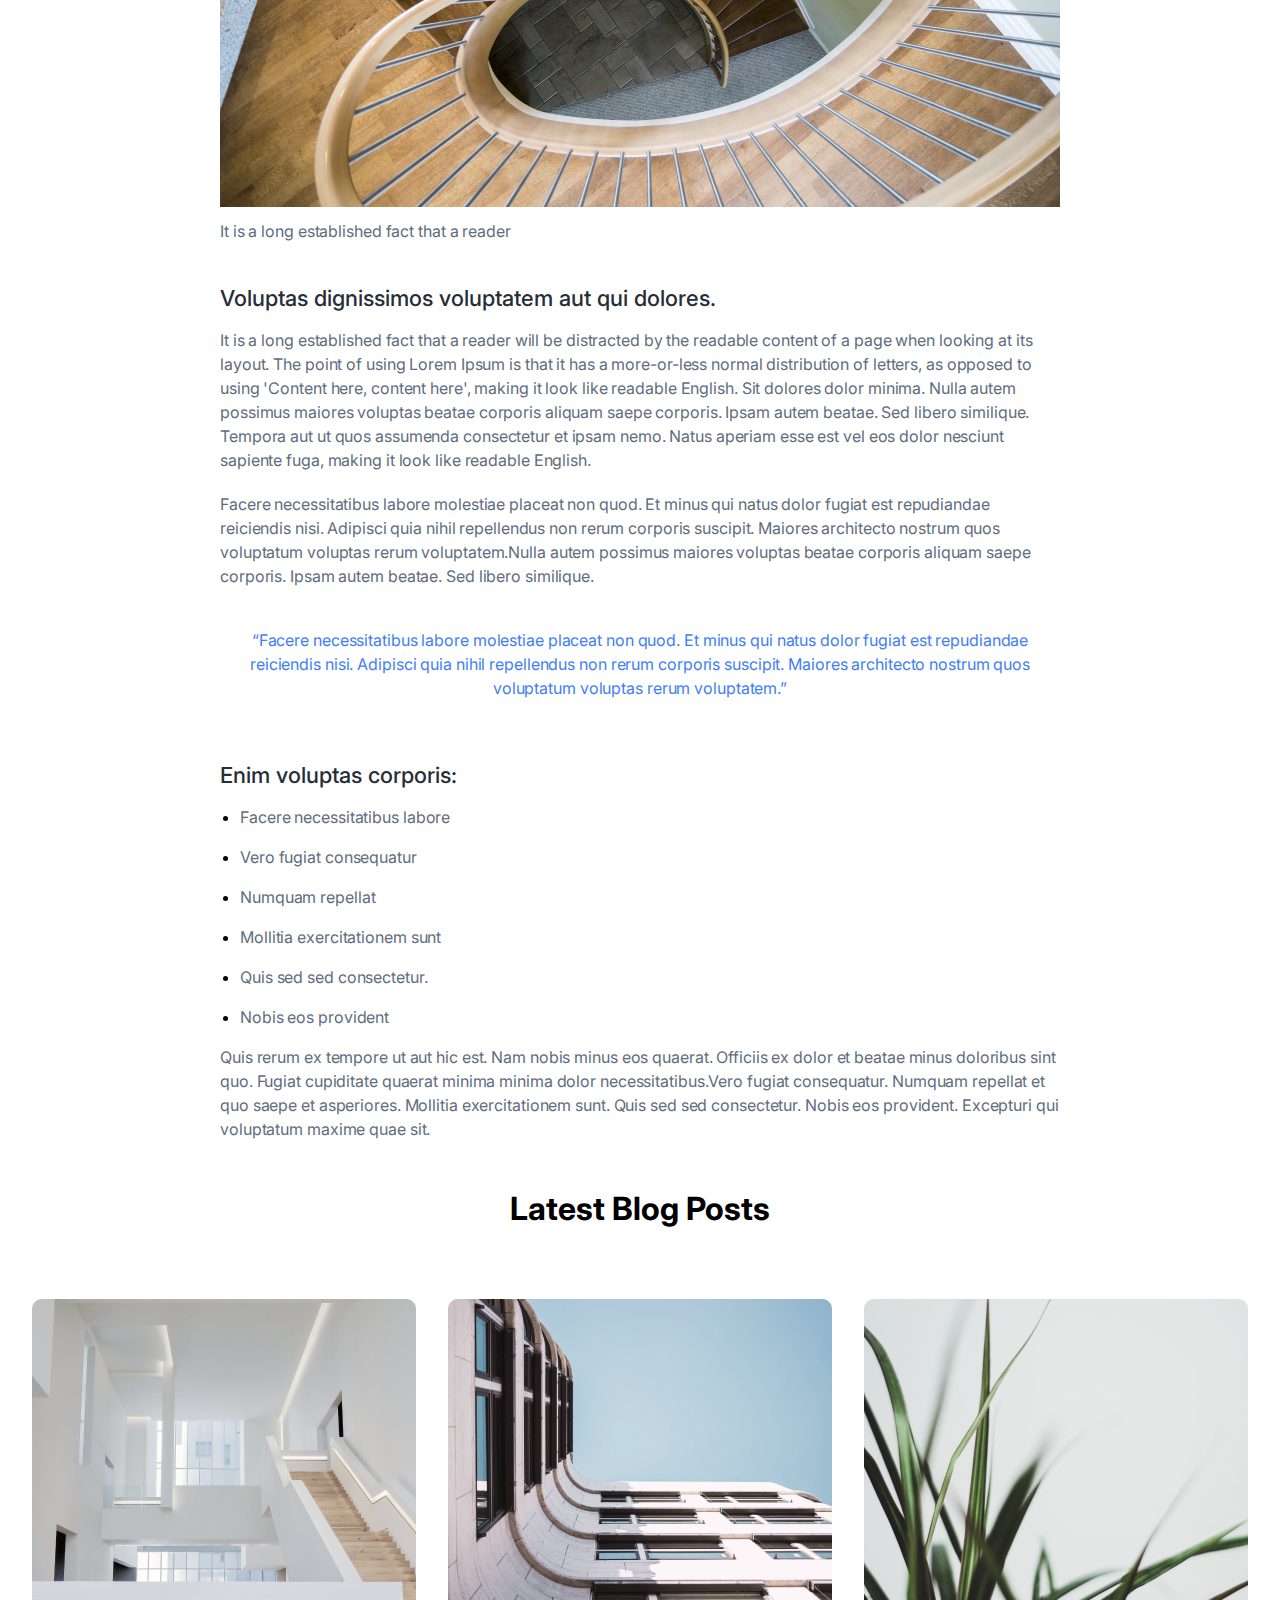
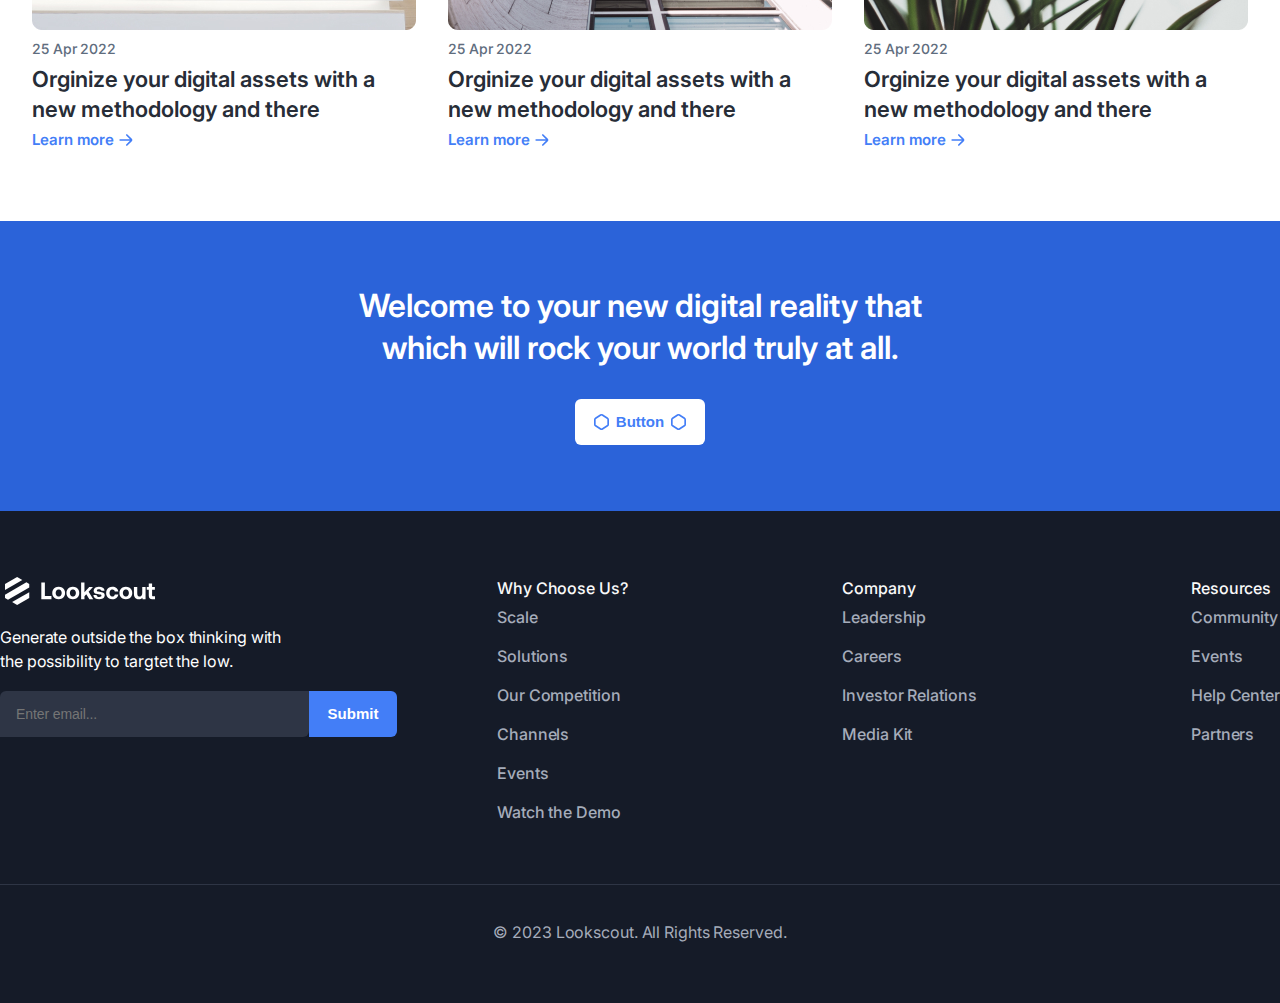
<file: blogdetails.html>
<!DOCTYPE html>
<html lang="en">
  <head>
    <meta charset="UTF-8" />
    <meta name="viewport" content="width=device-width, initial-scale=1.0">
    <title>Blog Details</title>
    <link rel="stylesheet" href="assets/css/blog.css">
    <link rel="preconnect" href="https://fonts.googleapis.com">
    <link rel="preconnect" href="https://fonts.gstatic.com" crossorigin>
    <link href="https://fonts.googleapis.com/css2?family=Inter:wght@400;500;600;700&display=swap"rel="stylesheet">
  </head>
  <body>
    <!-- Header Start -->
    <header class="blogHeader">
      <div class="blogHeader-wrapper blogContainer">
        <a href="#"><img src="assets/Blog-img/Lookscout.svg" alt="Logo"></a>
        <ul class="blogHeader-nav">
          <li><a href="#">Home</a></li>
          <li><a href="#">Our Products</a></li>
          <li class="blogHeaderIcon">
            <a href="#">Resources</a>
            <a href="#"><img src="assets/Blog-img/down.svg" alt="dropdown"></a>
          </li>
          <li><a href="#">Contacts</a></li>
        </ul>
        <div class="blogHeader-account">
          <button class="blogHeader-SignupBttn">Sign Up</button>
          <button class="blogHeader-LoginBttn">Log In</button>
        </div>
      </div>
    </header>
    <!-- Header End -->
    <!-- Section Start -->
    <div class="section">
      <div class="blogContainer">
        <h6>1% OF THE INDUSTRY</h6>
        <h2>Hype got you here. of it. <br>Stay for best ever help.</h2>
        <p>We’ve been told it is possible to revolutionize the payment industry. We <br> have not reinvented the wheel, we decided to build upon it - successfully.</p>
        <button class="blogDetails-startbttn">Get Started</button></a>
        <button class="blogDetails-contactbttn">Contact Us</button>
        <img src="assets/Blog-img/Contentımg.svg" alt="">
      </div>
    </div>
    <!-- Section End -->
    <!-- Main Start -->
    <main class="main">
      <div class="blogDetails-container">
        <h3>Facilis est necessitatibus</h3>
        <p>It is a long established fact that a reader will be distracted by the readable content of a page when looking at its layout. The point of using Lorem Ipsum is that it has a more-or-less normal distribution of letters, as opposed to using 'Content here, content here', making it look like readable English. Sit dolores dolor minima. Nulla autem possimus maiores voluptas beatae corporis aliquam saepe corporis. Ipsam autem beatae. Sed libero similique. Tempora aut ut quos assumenda consectetur et ipsam nemo. Natus aperiam esse est vel eos dolor nesciunt sapiente fuga, making it look like readable English. </p><br>
        <p>Facere necessitatibus labore molestiae placeat non quod. Et minus qui natus dolor fugiat est repudiandae reiciendis nisi. Adipisci quia nihil repellendus non rerum corporis suscipit. Maiores architecto nostrum quos voluptatum voluptas rerum voluptatem.Nulla autem possimus maiores voluptas beatae corporis aliquam saepe corporis. Ipsam autem beatae. Sed libero similique.</p>
        <img src="assets/Blog-img/BContainerImg.jpg" alt="bcontainerimg">
        <p>It is a long established fact that a reader </p><br><br>
        <h3>Voluptas dignissimos voluptatem aut qui dolores. </h3>
        <p>It is a long established fact that a reader will be distracted by the readable content of a page when looking at its layout. The point of using Lorem Ipsum is that it has a more-or-less normal distribution of letters, as opposed to using 'Content here, content here', making it look like readable English. Sit dolores dolor minima. Nulla autem possimus maiores voluptas beatae corporis aliquam saepe corporis. Ipsam autem beatae. Sed libero similique. Tempora aut ut quos assumenda consectetur et ipsam nemo. Natus aperiam esse est vel eos dolor nesciunt sapiente fuga, making it look like readable English. </p><br>
        <p>Facere necessitatibus labore molestiae placeat non quod. Et minus qui natus dolor fugiat est repudiandae reiciendis nisi. Adipisci quia nihil repellendus non rerum corporis suscipit. Maiores architecto nostrum quos voluptatum voluptas rerum voluptatem.Nulla autem possimus maiores voluptas beatae corporis aliquam saepe corporis. Ipsam autem beatae. Sed libero similique.</p><br><br>
        <h2>“Facere necessitatibus labore molestiae placeat non quod. Et minus qui natus dolor fugiat est repudiandae reiciendis nisi. Adipisci quia nihil repellendus non rerum corporis suscipit. Maiores architecto nostrum quos voluptatum voluptas rerum voluptatem.”</h2><br><br><br>
        <h3>Enim voluptas corporis:</h3>
        <ul class="blogDetails-list">
          <li><p>Facere necessitatibus labore </p></li>
          <li><p>Vero fugiat consequatur</p></li>
          <li><p>Numquam repellat </p></li>
          <li><p>Mollitia exercitationem sunt</p></li>
          <li><p>Quis sed sed consectetur.</p></li>
          <li><p>Nobis eos provident</p></li>
        </ul>
        <p>Quis rerum ex tempore ut aut hic est. Nam nobis minus eos quaerat. Officiis ex dolor et beatae minus doloribus sint quo. Fugiat cupiditate quaerat minima minima dolor necessitatibus.Vero fugiat consequatur. Numquam repellat et quo saepe et asperiores. Mollitia exercitationem sunt. Quis sed sed consectetur. Nobis eos provident. Excepturi qui voluptatum maxime quae sit.</p>
      </div>
    </main>
    <!-- Main End -->
    <div class="blogContainer">
      <h2 class="latestblogPost-title">Latest Blog Posts</h2>
      <div class="latestblogPost-cards">
        <div class="latestblogPost-card">
          <a href="#"><img src="assets/Blog-img/blogdetailscardsleft.jpg" alt=""></a>
          <h5>25 Apr 2022</h5>
          <h3><a href="#">Orginize your digital assets with a <br> new methodology and there</h3></a>
          <div class="cardIcon">
            <h4><a href="#">Learn more</a></h4>
            <img src="assets/Blog-img/rightIcon.svg" alt="">
          </div>
        </div>
        <div class="latestblogPost-card">
          <a href="#"><img src="assets/Blog-img/Blogdetailspostcardimg.jpg" alt=""></a>
          <h5>25 Apr 2022</h5>
          <h3><a href="#">Orginize your digital assets with a <br> new methodology and there</h3></a>
          <div class="cardIcon">
            <h4><a href="#">Learn more</a></h4>
            <img src="assets/Blog-img/rightIcon.svg" alt="">
          </div>
        </div>
        <div class="latestblogPost-card">
          <a href="#"><img src="assets/Blog-img/blogdetailscardright.jpg" alt=""></a>
          <h5>25 Apr 2022</h5>
          <h3><a href="#">Orginize your digital assets with a <br> new methodology and there</h3></a>
          <div class="cardIcon">
            <h4><a href="#">Learn more</a></h4>
            <img src="assets/Blog-img/rightIcon.svg" alt="">
          </div>
        </div>
      </div>
    </div>
    <div class="blueCard">
      <div class="blogContainer">
        <h1>Welcome to your new digital reality that <br> which will rock your world truly at all.</h1>
        <div class="blueCard-bttnbox">
          <button class="blueCard-bttn"><img src="assets/Blog-img/bluecardbuttonıcon.svg" alt="">Button<img src="assets/Blog-img/bluecardbuttonıcon.svg" alt=""</button>
        </div>
      </div>
    </div>
    <!-- Footer Start -->
    <footer class="blogFooter">
      <div class="blogContainer">
          <div class="blogFooter-main">
              <div class="blogFooter-left">
                  <img src="assets/Blog-img/FooterLogo.svg" alt="Logo">
                  <h4>Generate outside the box thinking with <br> the possibility to targtet the low.</h4>
                  <div class="footer-email">
                      <input class ="footermail-input" type="text" placeholder="Enter email...">
                      <input class="bttn-submit" type="submit" value="Submit">
                  </div>
              </div>
              <ul class="blogFooter-navigation">
                  <li>
                      <a href="#">Why Choose Us?</a>
                      <ul>
                          <li><a href="#">Scale</a></li>
                          <li><a href="#">Solutions</a></li>
                          <li><a href="#">Our Competition</a></li>
                          <li><a href="#">Channels</a></li>
                          <li><a href="#">Events</a></li>
                          <li><a href="#">Watch the Demo</a></li>
                      </ul>
                  </li>
                  <li>
                      <a href="#">Company</a>
                      <ul>
                          <li><a href="#">Leadership</a></li>
                          <li><a href="#">Careers</a></li>
                          <li><a href="#">Investor Relations</a></li>
                          <li><a href="#">Media Kit</a></li>
                      </ul>
                  </li>
                  <li>
                      <a href="#">Resources</a>
                      <ul>
                          <li><a href="#">Community</a></li>
                          <li><a href="#">Events</a></li>
                          <li><a href="#">Help Center</a></li>
                          <li><a href="#">Partners</a></li>
                      </ul>
                  </li>
              </ul>
          </div>
          <div class="footerCopyright">
              <h3>© 2023 Lookscout. All Rights Reserved.</h3>
          </div>
      </div>
  </footer>
  <!-- Footer End -->
  </body>
</html>
</file>
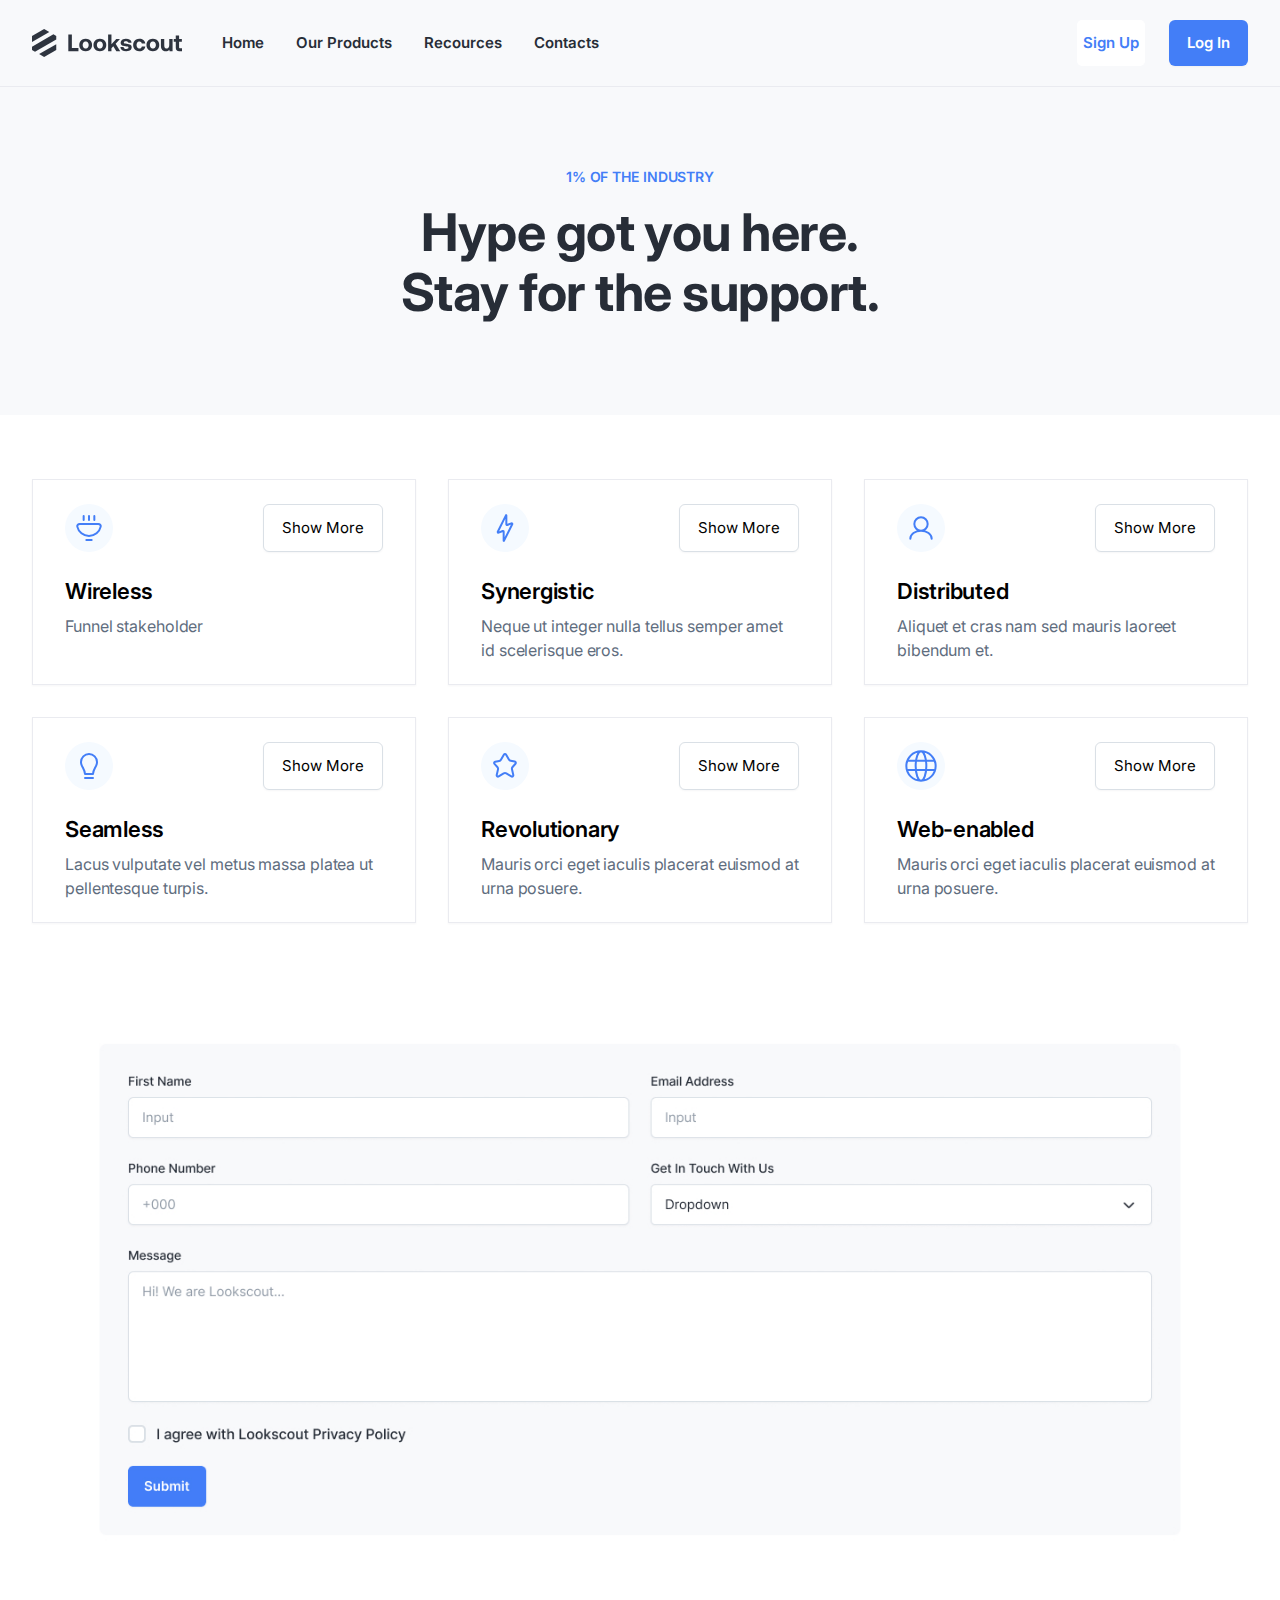
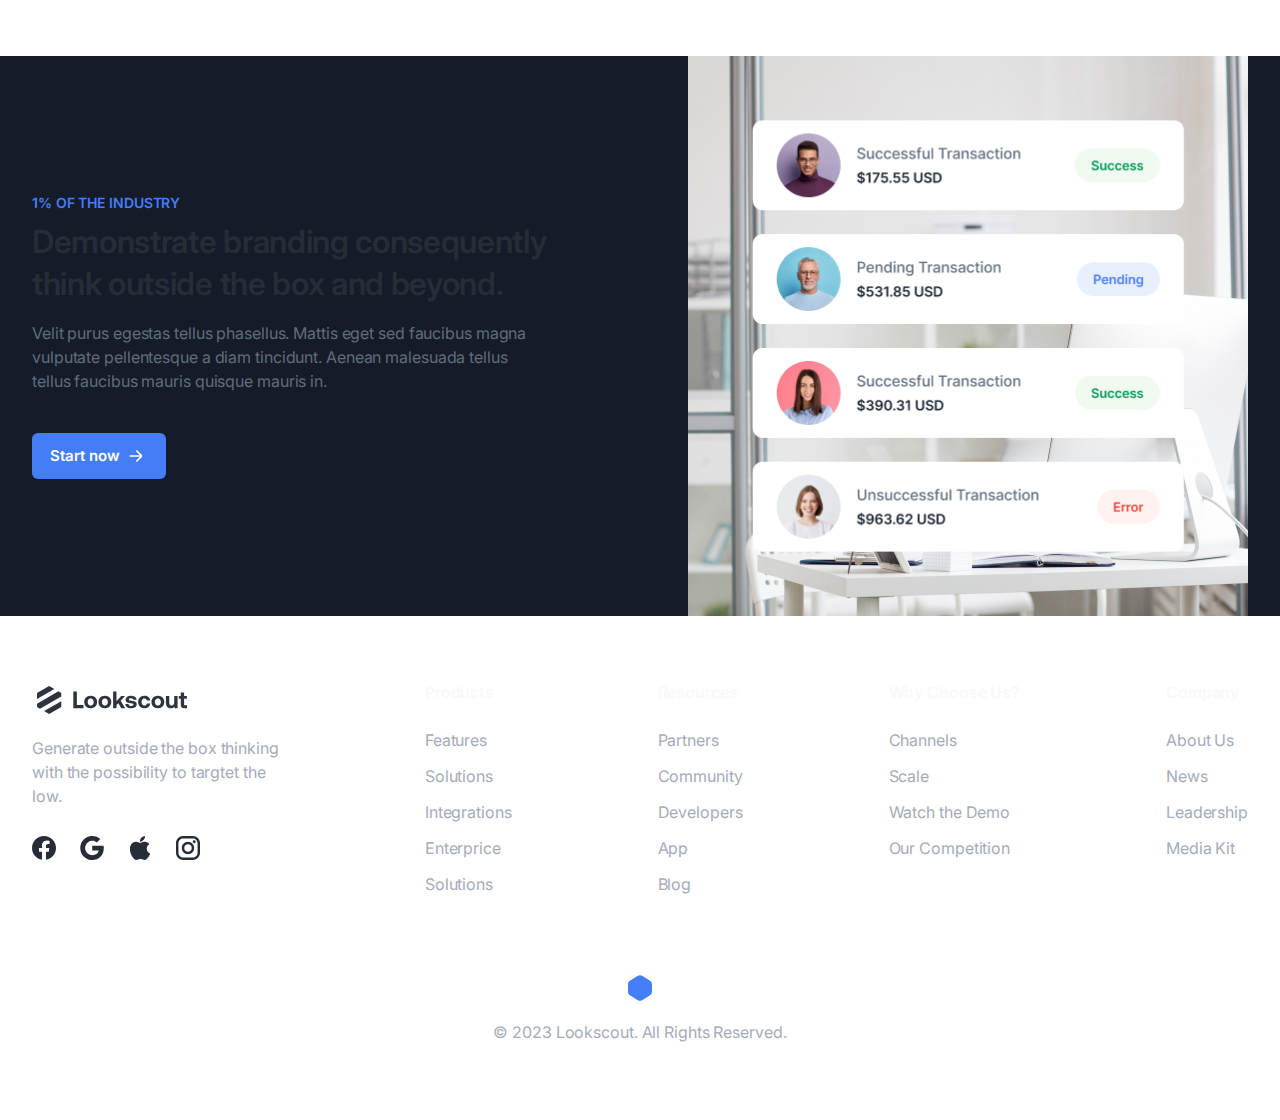
<file: contact-us.html>
<!DOCTYPE html>
<html lang="en">

<head>
  <meta charset="UTF-8" />
  <meta name="viewport" content="width=device-width, initial-scale=1.0" />
  <title>Contact Us</title>
  <link rel="preconnect" href="https://fonts.googleapis.com" />
  <link rel="preconnect" href="https://fonts.gstatic.com" crossorigin />
  <link
    href="https://fonts.googleapis.com/css2?family=Inter:wght@700;900&family=Montserrat:ital,wght@0,300;0,400;0,700;1,300&display=swap"
    rel="stylesheet" />
  <link rel="stylesheet" href="assets/css/style.css" />
</head>

<body>
  <div class="contact-container">
    <div class="contact-header">
      <div class="letf-header">
        <img src="assets/icon/Lookscout.svg" alt="Lookscout" />
        <ul class="contact-header-navbar">
          <li><a href="homepage.html">Home</a></li>
          <li><a href="#">Our Products</a></li>
          <li><a href="#">Recources</a></li>
          <li><a href="contact-us.html">Contacts</a></li>
        </ul>
      </div>
      <div class="right-header">
        <button class="sign-up-btn">Sign Up</button>
        <button class="login-btn">Log In</button>
      </div>
    </div>
    <div class="contact-hero">
      <div class="contact-hero-txt">
        <span>1% OF THE INDUSTRY</span>
        <p>
          Hype got you here. <br />
          Stay for the support.
        </p>
      </div>
    </div>
    <div class="header-row">
      <div class="header-row-top">
        <div class="row-card">
          <div class="vertical-container">
            <img class="vertical--icon" src="assets/icon/wireless.svg" alt="wireless" />
            <button class="row-button">Show More</button>
          </div>
          <div class="text-container">
            <p class="text-Wireless">Wireless</p>
            <p class="text-Wireless-text">Funnel stakeholder</p>
          </div>
        </div>
        <div class="row-card">
          <div class="vertical-container">
            <img class="vertical--icon" src="assets/icon/synergistic.svg" alt="synergistic" />
            <button class="row-button">Show More</button>
          </div>
          <div class="text-container">
            <p class="text-Synergistic">Synergistic</p>
            <p class="text-Synergistic-text">
              Neque ut integer nulla tellus semper amet id scelerisque eros.
            </p>
          </div>
        </div>
        <div class="row-card">
          <div class="vertical-container">
            <img class="vertical--icon" src="assets/icon/distrubed.svg" alt="distrubed" />
            <button class="row-button">Show More</button>
          </div>
          <div class="text-container">
            <p class="text-distrubed">Distributed</p>
            <p class="text-distrubed-text">
              Aliquet et cras nam sed mauris laoreet bibendum et.
            </p>
          </div>
        </div>
      </div>
      <div class="header-row-bottom">
        <div class="row-card">
          <div class="vertical-container">
            <img class="vertical--icon" src="assets/icon/seamless.svg" alt="seamless" />
            <button class="row-button">Show More</button>
          </div>
          <div class="text-container">
            <p class="text-seamless">Seamless</p>
            <p class="text-seamless-text">
              Lacus vulputate vel metus massa platea ut pellentesque turpis.
            </p>
          </div>
        </div>
        <div class="row-card">
          <div class="vertical-container">
            <img class="vertical--icon" src="assets/icon/revolutionary.svg" alt="revolutionary" />
            <button class="row-button">Show More</button>
          </div>
          <div class="text-container">
            <p class="text-revolutionary">Revolutionary</p>
            <p class="text-revolutionary-text">
              Mauris orci eget iaculis placerat euismod at urna posuere.
            </p>
          </div>
        </div>
        <div class="row-card">
          <div class="vertical-container">
            <img class="vertical--icon" src="assets/icon/web-enabled.svg" alt="web-enabled" />
            <button class="row-button">Show More</button>
          </div>
          <div class="text-container">
            <p class="text-web-enabled">Web-enabled</p>
            <p class="text-web-enabled-text">
              Mauris orci eget iaculis placerat euismod at urna posuere.
            </p>
          </div>
        </div>
      </div>
    </div>
    <div class="form">
      <img style="margin-bottom: 64px" src="assets/img/Form.jpg" alt="" />
    </div>
  </div>
  <section class="card-section">
    <div class="card-section contact-container">
      <div class="hero-content">
        <div class="hero-content-left">
          <span class="hero-content-span">1% OF THE INDUSTRY</span>
          <p class="hero-content-headline">
            Demonstrate branding consequently think outside the box and
            beyond.
          </p>
          <p class="hero-content-p">
            Velit purus egestas tellus phasellus. Mattis eget sed faucibus
            magna vulputate pellentesque a diam tincidunt. Aenean malesuada
            tellus tellus faucibus mauris quisque mauris in.
          </p>
          <button class="hero-content-btn">
            Start now <img src="assets/icon/hero-content-btn.svg" alt="" />
          </button>
        </div>
        <div class="hero-content-right">
          <img src="assets/img/hero-content-right.png" alt="" />
        </div>
      </div>
    </div>
  </section>
  <!--footer başlangıç-->
  <footer class="footer contact-container">
    <div class="footer-top">
      <div class="logo-section">
        <img style="width: 160px" src="assets/footer-logo/Company Logo.svg" alt="" />
        <p class="footer-nav-li">
          Generate outside the box thinking with the possibility to targtet
          the low.
        </p>
        <div class="footer-logo">
          <img src="assets/footer-logo/facebook.svg" alt="facebook" />
          <img src="assets/footer-logo/google.svg" alt="google" />
          <img src="assets/footer-logo/apple.svg" alt="apple" />
          <img src="assets/footer-logo/instagram.svg" alt="instagram" />
        </div>
      </div>
      <div class="footer-nav">
        <ul>
          <li class="headline">Products</li>
          <li class="footer-nav-li"><a href="#">Features</a></li>
          <li class="footer-nav-li"><a href="#">Solutions</a></li>
          <li class="footer-nav-li"><a href="#">Integrations</a></li>
          <li class="footer-nav-li"><a href="#">Enterprice</a></li>
          <li class="footer-nav-li"><a href="#">Solutions</a></li>
        </ul>
      </div>
      <div class="footer-nav">
        <ul>
          <li class="headline">Resources</li>
          <li class="footer-nav-li"><a href="##">Partners</a></li>
          <li class="footer-nav-li"><a href="##">Community</a></li>
          <li class="footer-nav-li"><a href="##">Developers</a></li>
          <li class="footer-nav-li"><a href="##">App</a></li>
          <li class="footer-nav-li"><a href="##">Blog</a></li>
        </ul>
      </div>
      <div class="footer-nav">
        <ul>
          <li class="headline">Why Choose Us?</li>
          <li class="footer-nav-li"><a href="#">Channels</a></li>
          <li class="footer-nav-li"><a href="#">Scale</a></li>
          <li class="footer-nav-li"><a href="#">Watch the Demo</a></li>
          <li class="footer-nav-li"><a href="#">Our Competition</a></li>
        </ul>
      </div>
      <div class="footer-nav">
        <ul>
          <li class="headline">Company</li>
          <li class="footer-nav-li"><a href="#">About Us</a></li>
          <li class="footer-nav-li"><a href="#">News</a></li>
          <li class="footer-nav-li"><a href="#">Leadership</a></li>
          <li class="footer-nav-li"><a href="##">Media Kit</a></li>
        </ul>
      </div>
    </div>
    <div class="footer-bottom">
      <img src="assets/footer-logo/Icon.svg" alt="" />
      <p class="footer-nav-li">© 2023 Lookscout. All Rights Reserved.</p>
    </div>
  </footer>
  <!--footer bitiş-->
</body>

</html>
</file>
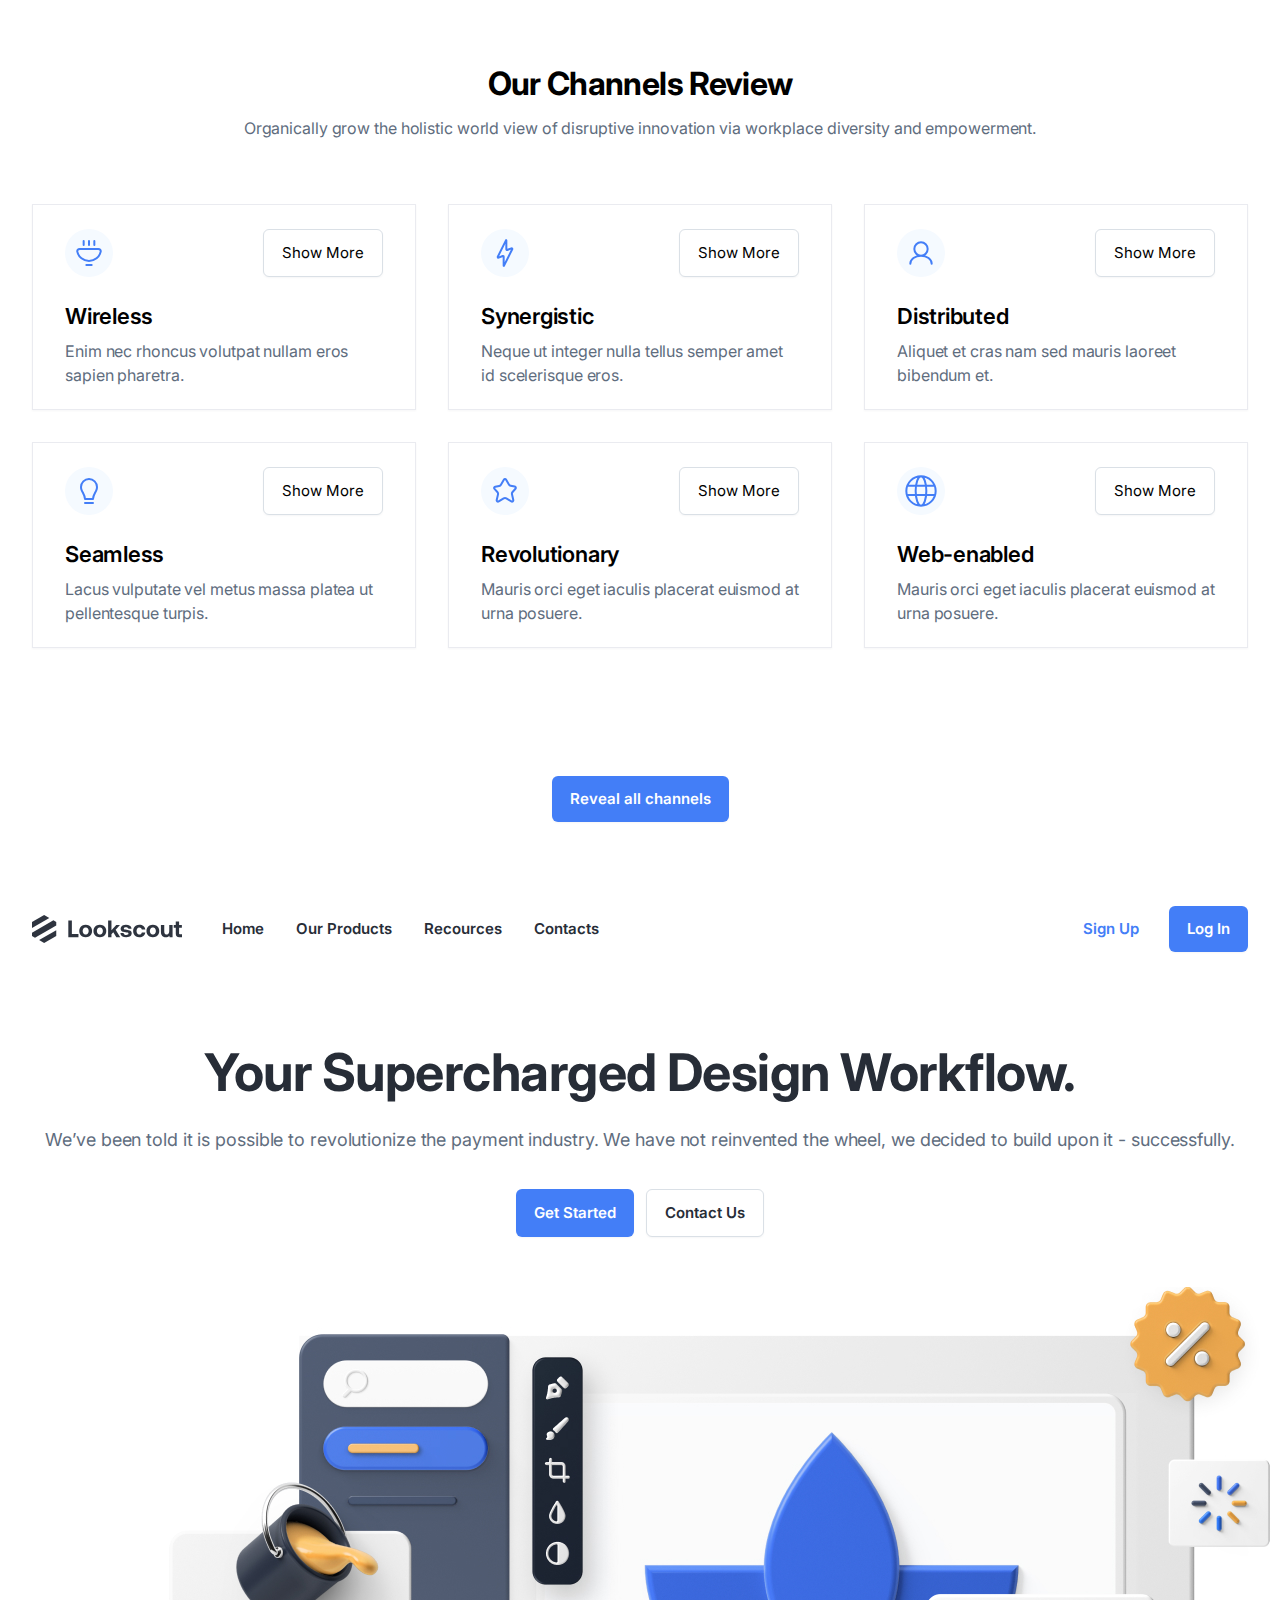
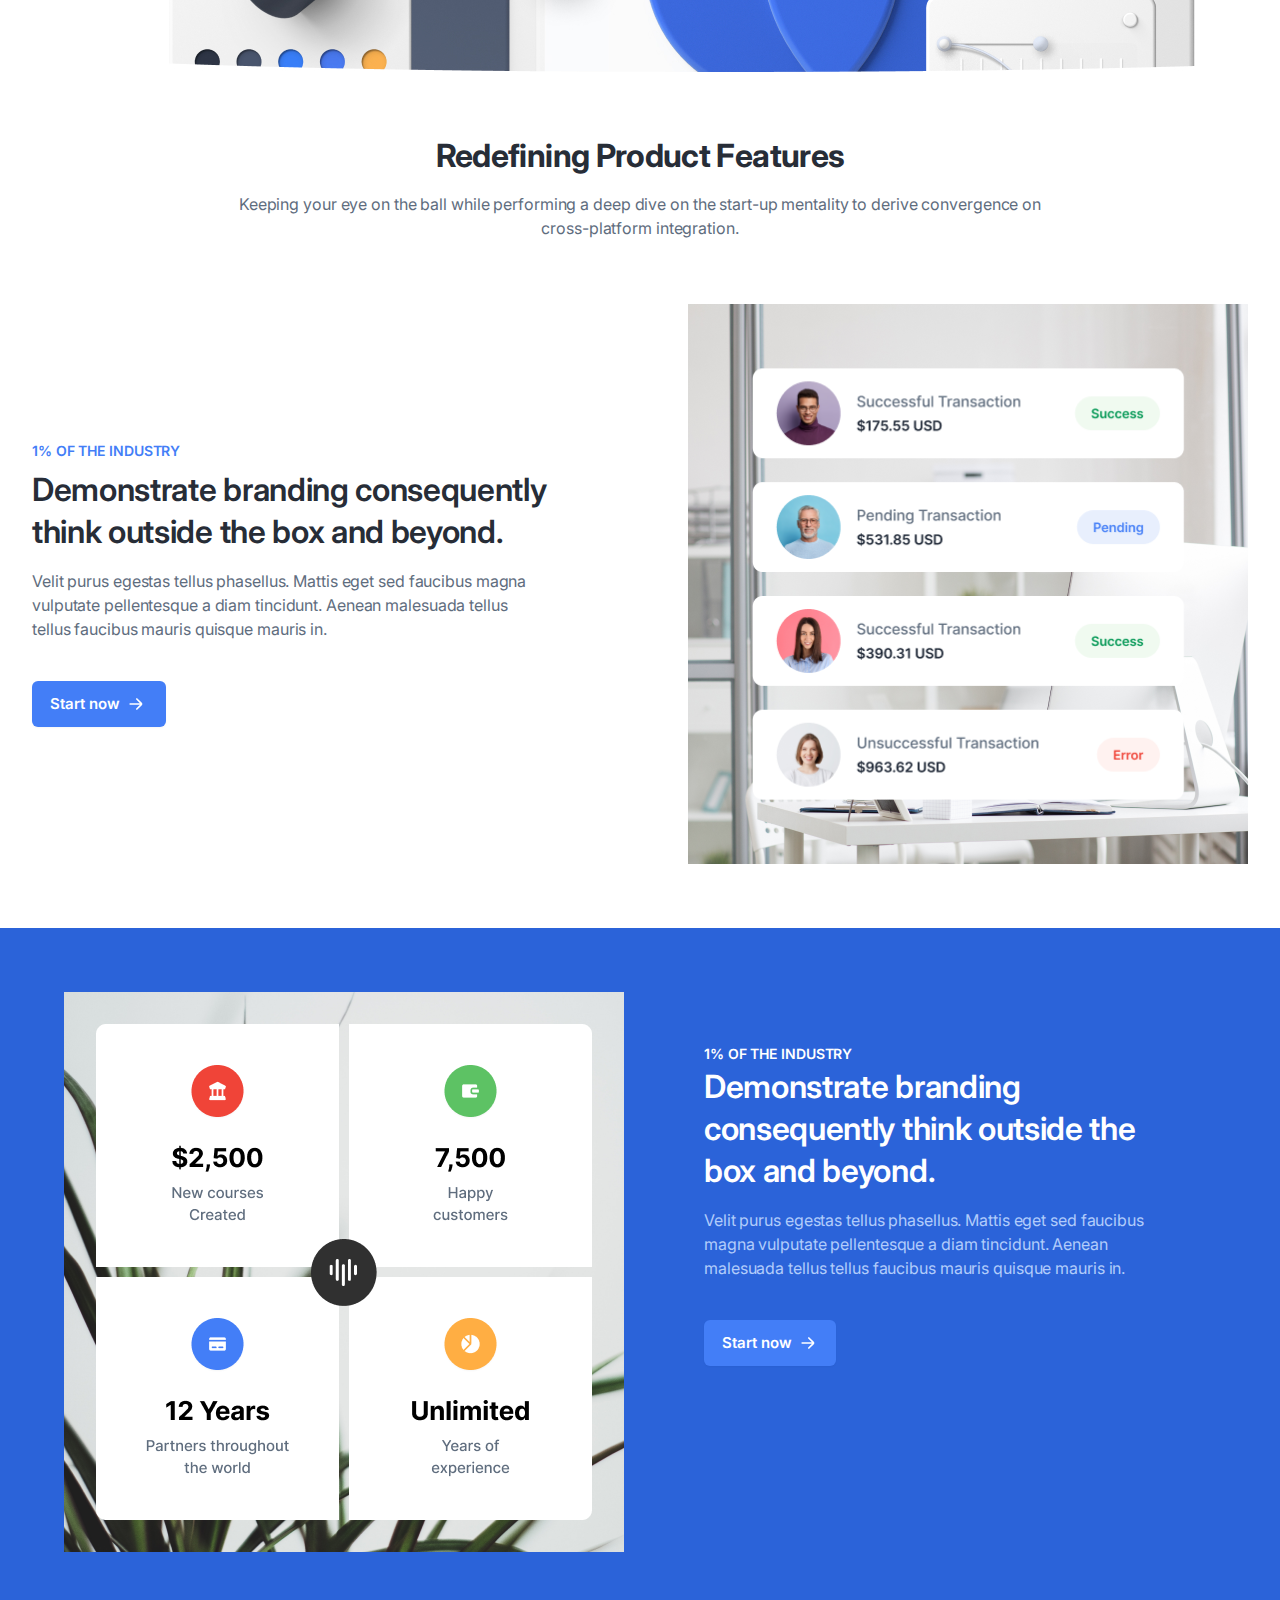
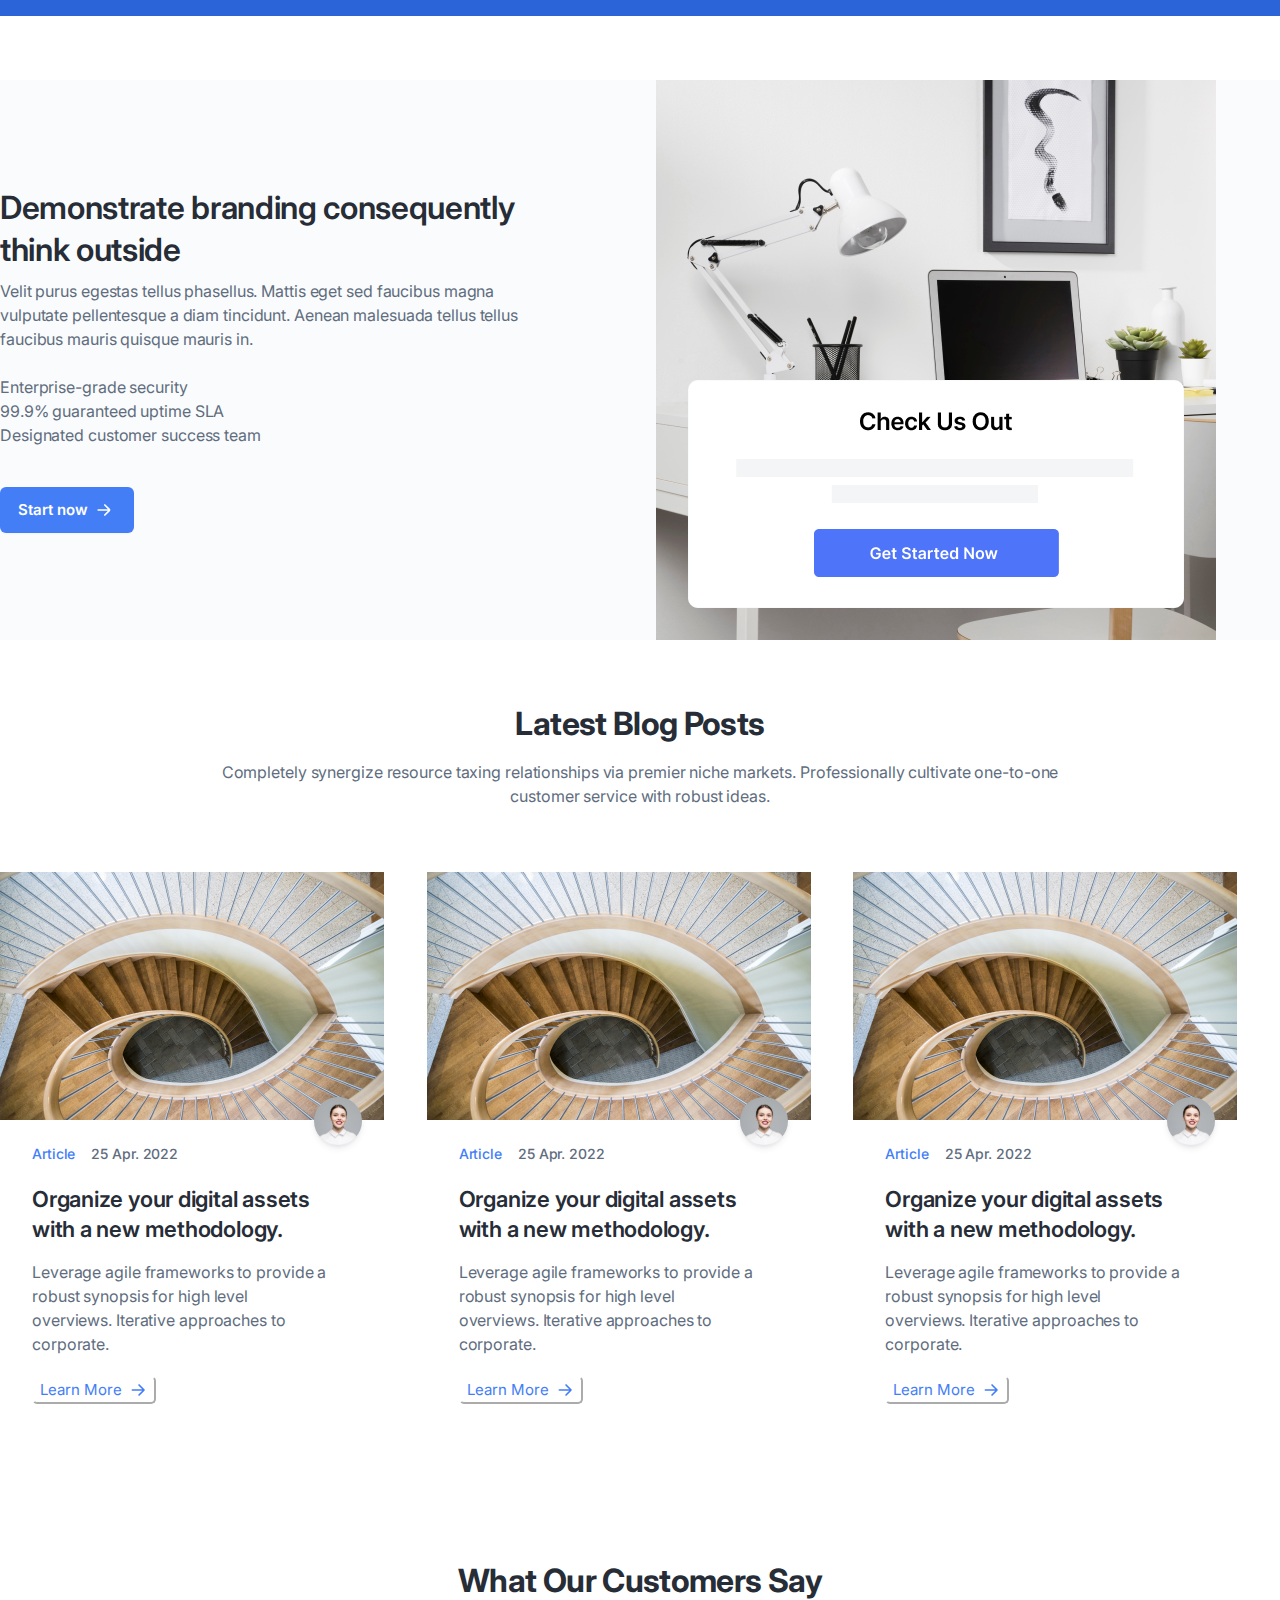
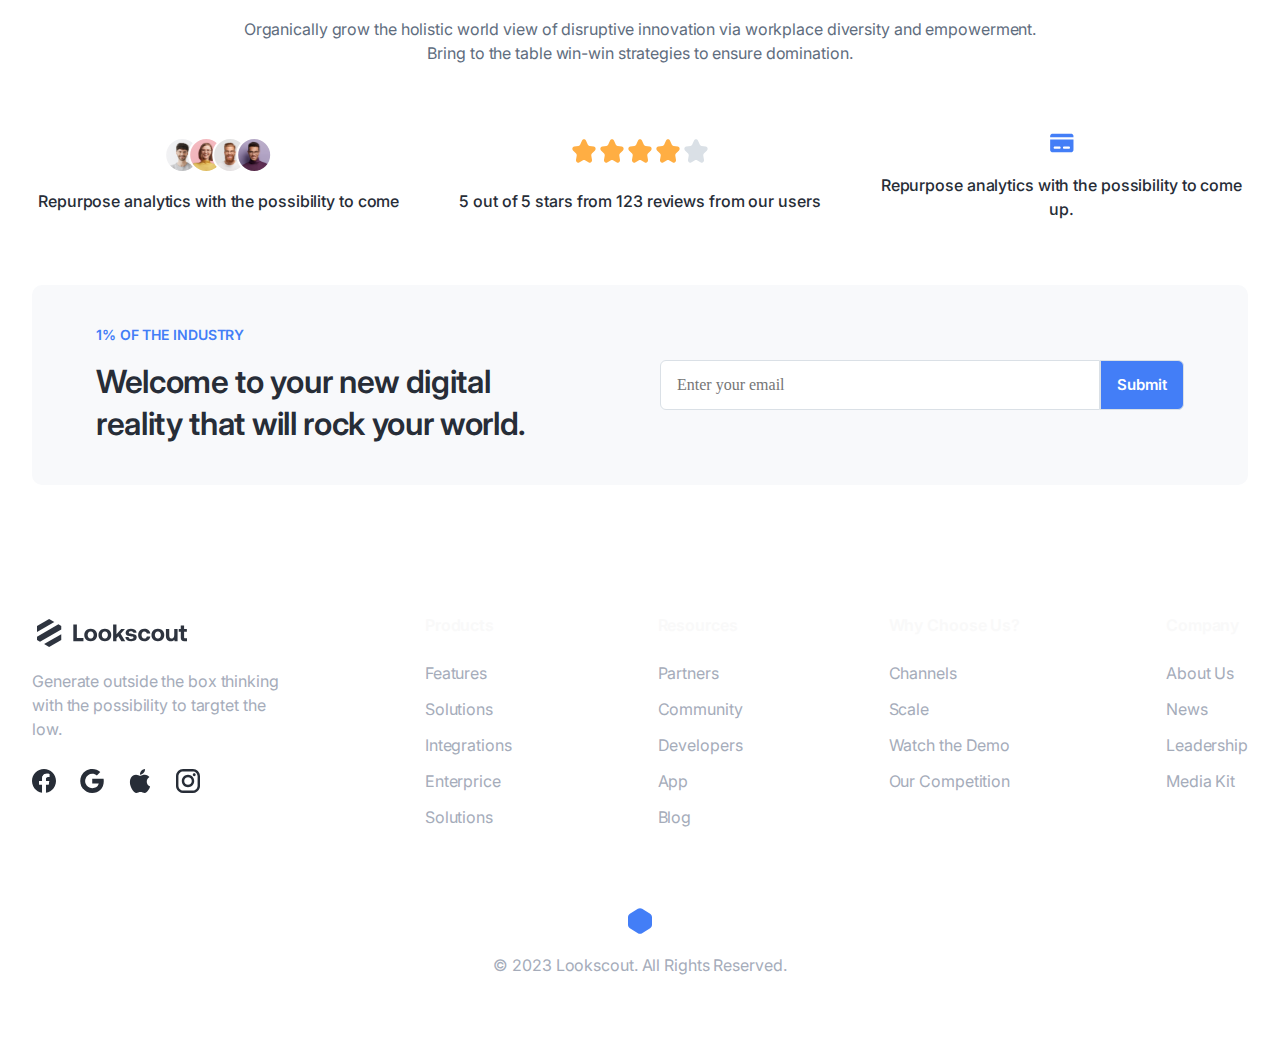
<file: homepage.html>
<!DOCTYPE html>
<html lang="en">

<head>
  <meta charset="UTF-8" />
  <meta name="viewport" content="width=device-width, initial-scale=1.0" />
  <title>DAM-PROJECT</title>
  <link rel="preconnect" href="https://fonts.googleapis.com" />
  <link rel="preconnect" href="https://fonts.gstatic.com" crossorigin />
  <link
    href="https://fonts.googleapis.com/css2?family=Inter:wght@700;900&family=Montserrat:ital,wght@0,300;0,400;0,700;1,300&display=swap"
    rel="stylesheet" />
  <link rel="stylesheet" href="assets/css/style.css" />
</head>

<body>
  <div class="home-container">
    <div class="block-header">
      <span class="block-header-headline">Our Channels Review</span>
      <p class="block-header-subtitle">
        Organically grow the holistic world view of disruptive innovation via
        workplace diversity and empowerment.
      </p>
    </div>
    <div class="header-row">
      <div class="header-row-top">
        <div class="row-card">
          <div class="vertical-container">
            <img class="vertical--icon" src="assets/icon/wireless.svg" alt="wireless" />
            <button class="row-button">Show More</button>
          </div>
          <div class="text-container">
            <p class="text-Wireless">Wireless</p>
            <p class="text-Wireless-text">
              Enim nec rhoncus volutpat nullam eros sapien pharetra.
            </p>
          </div>
        </div>
        <div class="row-card">
          <div class="vertical-container">
            <img class="vertical--icon" src="assets/icon/synergistic.svg" alt="synergistic" />
            <button class="row-button">Show More</button>
          </div>
          <div class="text-container">
            <p class="text-Synergistic">Synergistic</p>
            <p class="text-Synergistic-text">
              Neque ut integer nulla tellus semper amet id scelerisque eros.
            </p>
          </div>
        </div>
        <div class="row-card">
          <div class="vertical-container">
            <img class="vertical--icon" src="assets/icon/distrubed.svg" alt="distrubed" />
            <button class="row-button">Show More</button>
          </div>
          <div class="text-container">
            <p class="text-distrubed">Distributed</p>
            <p class="text-distrubed-text">
              Aliquet et cras nam sed mauris laoreet bibendum et.
            </p>
          </div>
        </div>
      </div>
      <div class="header-row-bottom">
        <div class="row-card">
          <div class="vertical-container">
            <img class="vertical--icon" src="assets/icon/seamless.svg" alt="seamless" />
            <button class="row-button">Show More</button>
          </div>
          <div class="text-container">
            <p class="text-seamless">Seamless</p>
            <p class="text-seamless-text">
              Lacus vulputate vel metus massa platea ut pellentesque turpis.
            </p>
          </div>
        </div>
        <div class="row-card">
          <div class="vertical-container">
            <img class="vertical--icon" src="assets/icon/revolutionary.svg" alt="revolutionary" />
            <button class="row-button">Show More</button>
          </div>
          <div class="text-container">
            <p class="text-revolutionary">Revolutionary</p>
            <p class="text-revolutionary-text">
              Mauris orci eget iaculis placerat euismod at urna posuere.
            </p>
          </div>
        </div>
        <div class="row-card">
          <div class="vertical-container">
            <img class="vertical--icon" src="assets/icon/web-enabled.svg" alt="web-enabled" />
            <button class="row-button">Show More</button>
          </div>
          <div class="text-container">
            <p class="text-web-enabled">Web-enabled</p>
            <p class="text-web-enabled-text">
              Mauris orci eget iaculis placerat euismod at urna posuere.
            </p>
          </div>
        </div>
      </div>
    </div>
    <div class="block-footer">
      <button class="block-footer-btn">Reveal all channels</button>
    </div>
    <div class="home-header">
      <div class="letf-header">
        <img src="assets/icon/Lookscout.svg" alt="Lookscout" />
        <ul class="home-header-navbar">
          <li><a href="homepage.html">Home</a></li>
          <li><a href="blog.html">Our Products</a></li>
          <li><a href="careers.html">Recources</a></li>
          <li><a href="contact-us.html">Contacts</a></li>
        </ul>
      </div>
      <div class="right-header">
        <button class="sign-up-btn">Sign Up</button>
        <button class="login-btn">Log In</button>
      </div>
    </div>
    <div class="homepage-container">
      <div class="homepage-container-textline">
        <p class="homepage-container-headline">
          Your Supercharged Design Workflow.
        </p>
        <p class="homepage-container-text">
          We’ve been told it is possible to revolutionize the payment
          industry. We have not reinvented the wheel, we decided to build upon
          it - successfully.
        </p>
      </div>
      <div class="homepage-button">
        <button class="homepage-getstarted-btn">Get Started</button>
        <button class="homepage-contact-us-btn">Contact Us</button>
      </div>
    </div>
    <div class="homepage-background-img"></div>
    <section class="hero">
      <div class="hero-textline">
        <p class="hero-headline">Redefining Product Features</p>
        <p class="hero-text">
          Keeping your eye on the ball while performing a deep dive on the
          start-up mentality to derive convergence on cross-platform
          integration.
        </p>
      </div>
      <div class="hero-content">
        <div class="hero-content-left">
          <span class="hero-content-span">1% OF THE INDUSTRY</span>
          <p class="hero-content-headline">
            Demonstrate branding consequently think outside the box and
            beyond.
          </p>
          <p class="hero-content-p">
            Velit purus egestas tellus phasellus. Mattis eget sed faucibus
            magna vulputate pellentesque a diam tincidunt. Aenean malesuada
            tellus tellus faucibus mauris quisque mauris in.
          </p>
          <button class="hero-content-btn">
            Start now <img src="assets/icon/hero-content-btn.svg" alt="" />
          </button>
        </div>
        <div class="hero-content-right">
          <img src="assets/img/hero-content-right.png" alt="" />
        </div>
      </div>
      <div class="hero-price-section">
        <div class="hero-price-left">
          <img src="assets/img/hero-content-price.png" alt="" />
        </div>
        <div class="hero-price-right">
          <span class="hero-price-span">1% OF THE INDUSTRY</span>
          <p class="hero-price-headline">
            Demonstrate branding consequently think outside the box and
            beyond.
          </p>
          <p class="hero-price-p">
            Velit purus egestas tellus phasellus. Mattis eget sed faucibus
            magna vulputate pellentesque a diam tincidunt. Aenean malesuada
            tellus tellus faucibus mauris quisque mauris in.
          </p>
          <button class="hero-price-btn">
            Start now <img src="assets/icon/hero-content-btn.svg" alt="" />
          </button>
        </div>
      </div>
      <div class="hero-last-section">
        <div class="last-section-left">
          <div class="section-left-paragraph">
            <p class="last-section-headline">
              Demonstrate branding consequently think outside
            </p>
            <p class="last-section-p">
              Velit purus egestas tellus phasellus. Mattis eget sed faucibus
              magna vulputate pellentesque a diam tincidunt. Aenean malesuada
              tellus tellus faucibus mauris quisque mauris in.
            </p>
          </div>
          <div class="last-section-list">
            <p>Enterprise-grade security</p>
            <p>99.9% guaranteed uptime SLA</p>
            <p>Designated customer success team</p>
          </div>
          <button class="last-section-btn">
            Start now <img src="assets/icon/hero-content-btn.svg" alt="" />
          </button>
        </div>
        <div class="last-section-right">
          <img src="assets/img/Photo.png" alt="" />
        </div>
      </div>
    </section>
    <div class="blog-cards">
      <div class="cards-txt">
        <p class="cards-headline">Latest Blog Posts</p>
        <p class="cards-p">
          Completely synergize resource taxing relationships via premier niche
          markets. Professionally cultivate one-to-one customer service with
          robust ideas.
        </p>
      </div>
      <div class="blog-card-section">
        <div class="card card1">
          <div class="card-img">
            <img src="assets/img/card1-.jpg" alt="card1" />
            <img class="avatar" src="assets/avatar/card1-avatar.svg" alt="card1-avatar" />
          </div>
          <div class="card--txt">
            <div class="card-date">
              <p class="topic">Article</p>
              <p class="date">25 Apr. 2022</p>
            </div>
            <div class="card-content">
              <p class="card-post-p">
                Organize your digital assets with a new methodology.
              </p>
              <p class="card-post-content">
                Leverage agile frameworks to provide a robust synopsis for
                high level overviews. Iterative approaches to corporate.
              </p>
            </div>

            <button class="card-section-btn">
              Learn More <img src="assets/icon/arrow right.svg" alt="" />
            </button>
          </div>
        </div>
        <div class="card card2">
          <div class="card-img">
            <img src="assets/img/card1-.jpg" alt="card1" />
            <img class="avatar" src="assets/avatar/card1-avatar.svg" alt="card1-avatar" />
          </div>
          <div class="card--txt">
            <div class="card-date">
              <p class="topic">Article</p>
              <p class="date">25 Apr. 2022</p>
            </div>
            <div class="card-content">
              <p class="card-post-p">
                Organize your digital assets with a new methodology.
              </p>
              <p class="card-post-content">
                Leverage agile frameworks to provide a robust synopsis for
                high level overviews. Iterative approaches to corporate.
              </p>
            </div>

            <button class="card-section-btn">
              Learn More <img src="assets/icon/arrow right.svg" alt="" />
            </button>
          </div>
        </div>
        <div class="card card3">
          <div class="card-img">
            <img src="assets/img/card1-.jpg" alt="card1" />
            <img class="avatar" src="assets/avatar/card1-avatar.svg" alt="card1-avatar" />
          </div>
          <div class="card--txt">
            <div class="card-date">
              <p class="topic">Article</p>
              <p class="date">25 Apr. 2022</p>
            </div>
            <div class="card-content">
              <p class="card-post-p">
                Organize your digital assets with a new methodology.
              </p>
              <p class="card-post-content">
                Leverage agile frameworks to provide a robust synopsis for
                high level overviews. Iterative approaches to corporate.
              </p>
            </div>

            <button class="card-section-btn">
              Learn More <img src="assets/icon/arrow right.svg" alt="" />
            </button>
          </div>
        </div>
      </div>
    </div>
    <div class="home-customer">
      <div class="customer-txt">
        <p class="customer-h">What Our Customers Say</p>
        <p class="customer-p">
          Organically grow the holistic world view of disruptive innovation
          via workplace diversity and empowerment. <br />
          Bring to the table win-win strategies to ensure domination.
        </p>
      </div>
      <div class="customer-analiz">
        <div class="customer-logo">
          <img src="assets/avatar/Avatar group.svg" alt="" />
          <p class="avatar-txt">
            Repurpose analytics with the possibility to come
          </p>
        </div>
        <div class="customer-stars">
          <img src="assets/icon/frame stars.svg" alt="frame-stars" />
          <p>5 out of 5 stars from 123 reviews from our users</p>
        </div>
        <div class="customer-analytics">
          <img src="assets/icon/analytics.svg" alt="analytics" />
          <p>Repurpose analytics with the possibility to come up.</p>
        </div>
      </div>
    </div>
    <div class="home-input">
      <div class="input-bg">
        <div class="input-left">
          <div class="input-txt">
            <span class="hero-content-span">1% OF THE INDUSTRY</span>
            <p>
              Welcome to your new digital reality that will rock your world.
            </p>
          </div>
        </div>
        <div class="input-right">
          <div class="text-input">
            <label for="text">
              <input class="email-input" type="text" name="text" id="text" placeholder="Enter your email" />
            </label>
            <button>Submit</button>
          </div>
        </div>
      </div>
    </div>
    <!--footer başlangıç-->
    <footer class="footer">
      <div class="footer-top">
        <div class="logo-section">
          <img style="width: 160px" src="assets/footer-logo/Company Logo.svg" alt="" />
          <p class="footer-nav-li">
            Generate outside the box thinking with the possibility to targtet
            the low.
          </p>
          <div class="footer-logo">
            <img src="assets/footer-logo/facebook.svg" alt="facebook" />
            <img src="assets/footer-logo/google.svg" alt="google" />
            <img src="assets/footer-logo/apple.svg" alt="apple" />
            <img src="assets/footer-logo/instagram.svg" alt="instagram" />
          </div>
        </div>
        <div class="footer-nav">
          <ul>
            <li class="headline">Products</li>
            <li class="footer-nav-li"><a href="#">Features</a></li>
            <li class="footer-nav-li"><a href="#">Solutions</a></li>
            <li class="footer-nav-li"><a href="#">Integrations</a></li>
            <li class="footer-nav-li"><a href="#">Enterprice</a></li>
            <li class="footer-nav-li"><a href="#">Solutions</a></li>
          </ul>
        </div>
        <div class="footer-nav">
          <ul>
            <li class="headline">Resources</li>
            <li class="footer-nav-li"><a href="##">Partners</a></li>
            <li class="footer-nav-li"><a href="##">Community</a></li>
            <li class="footer-nav-li"><a href="##">Developers</a></li>
            <li class="footer-nav-li"><a href="##">App</a></li>
            <li class="footer-nav-li"><a href="##">Blog</a></li>
          </ul>
        </div>
        <div class="footer-nav">
          <ul>
            <li class="headline">Why Choose Us?</li>
            <li class="footer-nav-li"><a href="#">Channels</a></li>
            <li class="footer-nav-li"><a href="#">Scale</a></li>
            <li class="footer-nav-li"><a href="#">Watch the Demo</a></li>
            <li class="footer-nav-li"><a href="#">Our Competition</a></li>
          </ul>
        </div>
        <div class="footer-nav">
          <ul>
            <li class="headline">Company</li>
            <li class="footer-nav-li"><a href="#">About Us</a></li>
            <li class="footer-nav-li"><a href="#">News</a></li>
            <li class="footer-nav-li"><a href="#">Leadership</a></li>
            <li class="footer-nav-li"><a href="##">Media Kit</a></li>
          </ul>
        </div>
      </div>
      <div class="footer-bottom">
        <img src="assets/footer-logo/Icon.svg" alt="" />
        <p class="footer-nav-li">© 2023 Lookscout. All Rights Reserved.</p>
      </div>
    </footer>
    <!--footer bitiş-->
  </div>
</body>

</html>
</file>
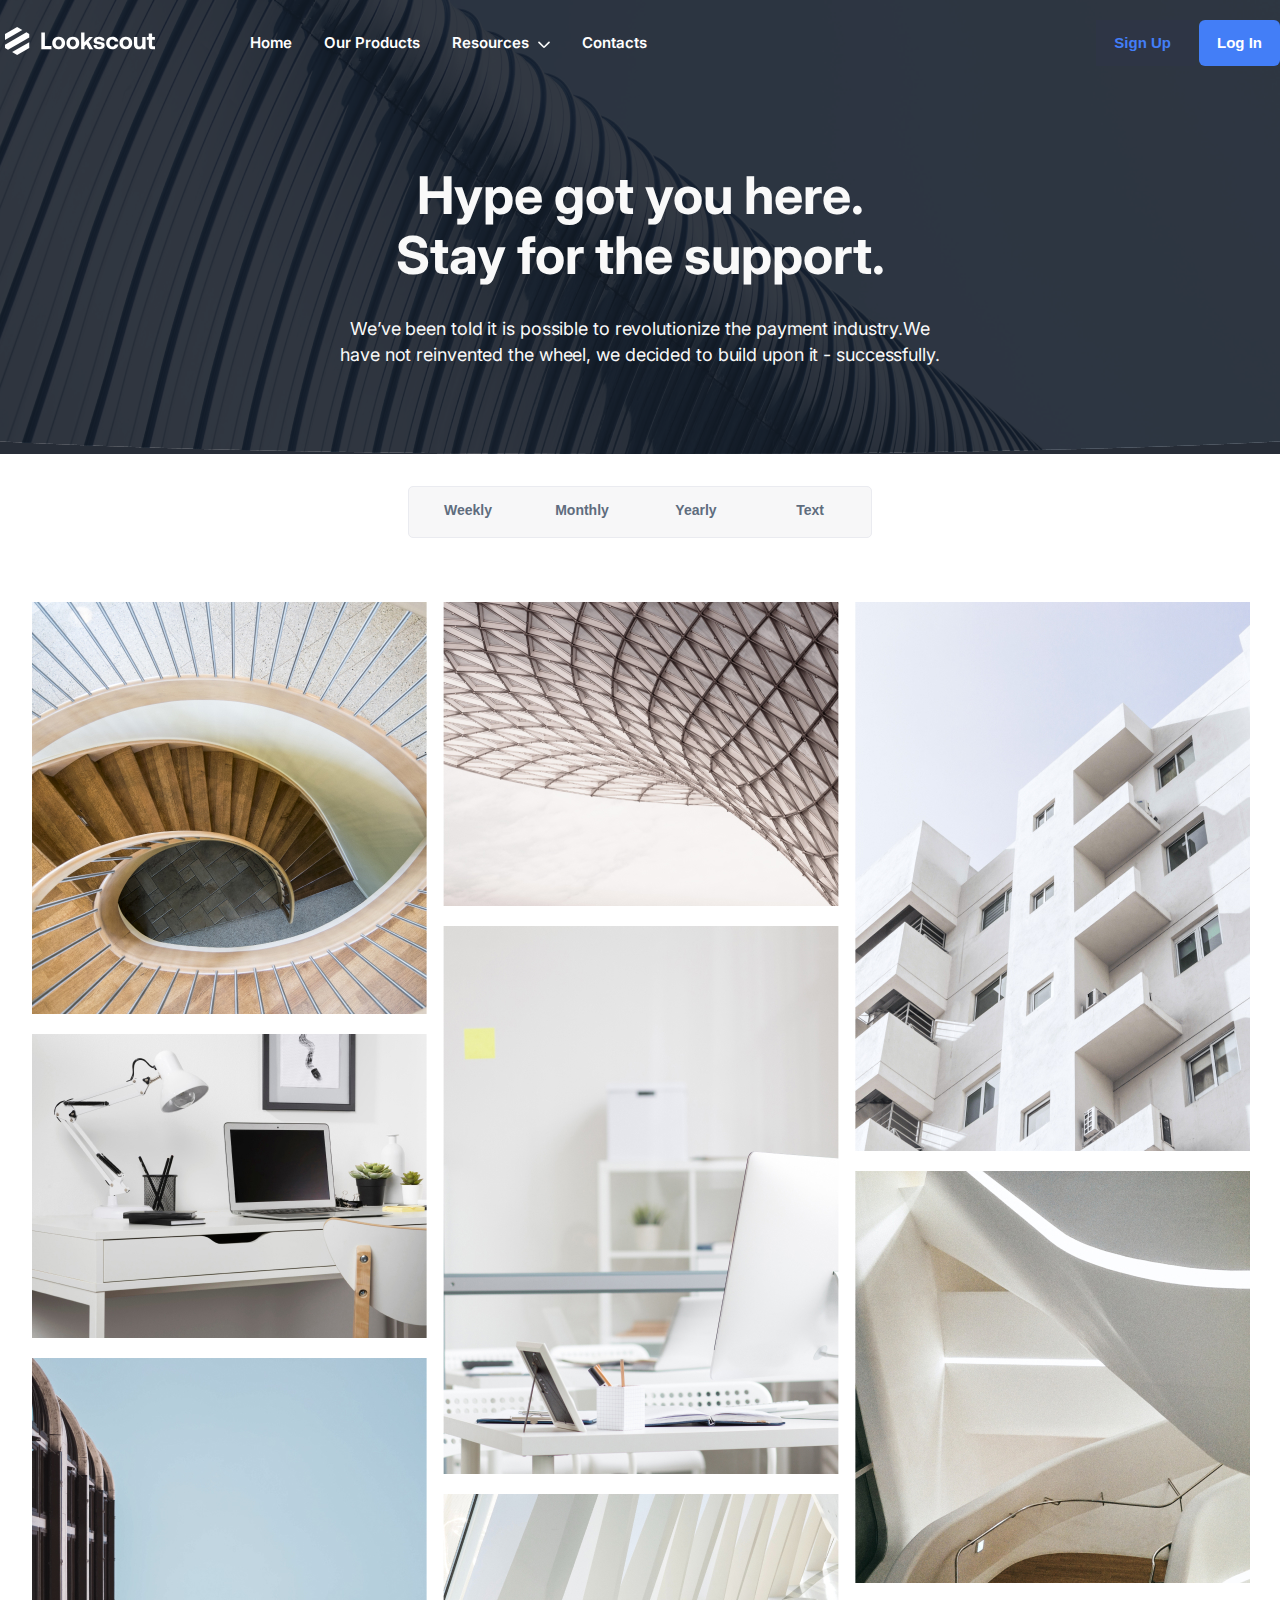
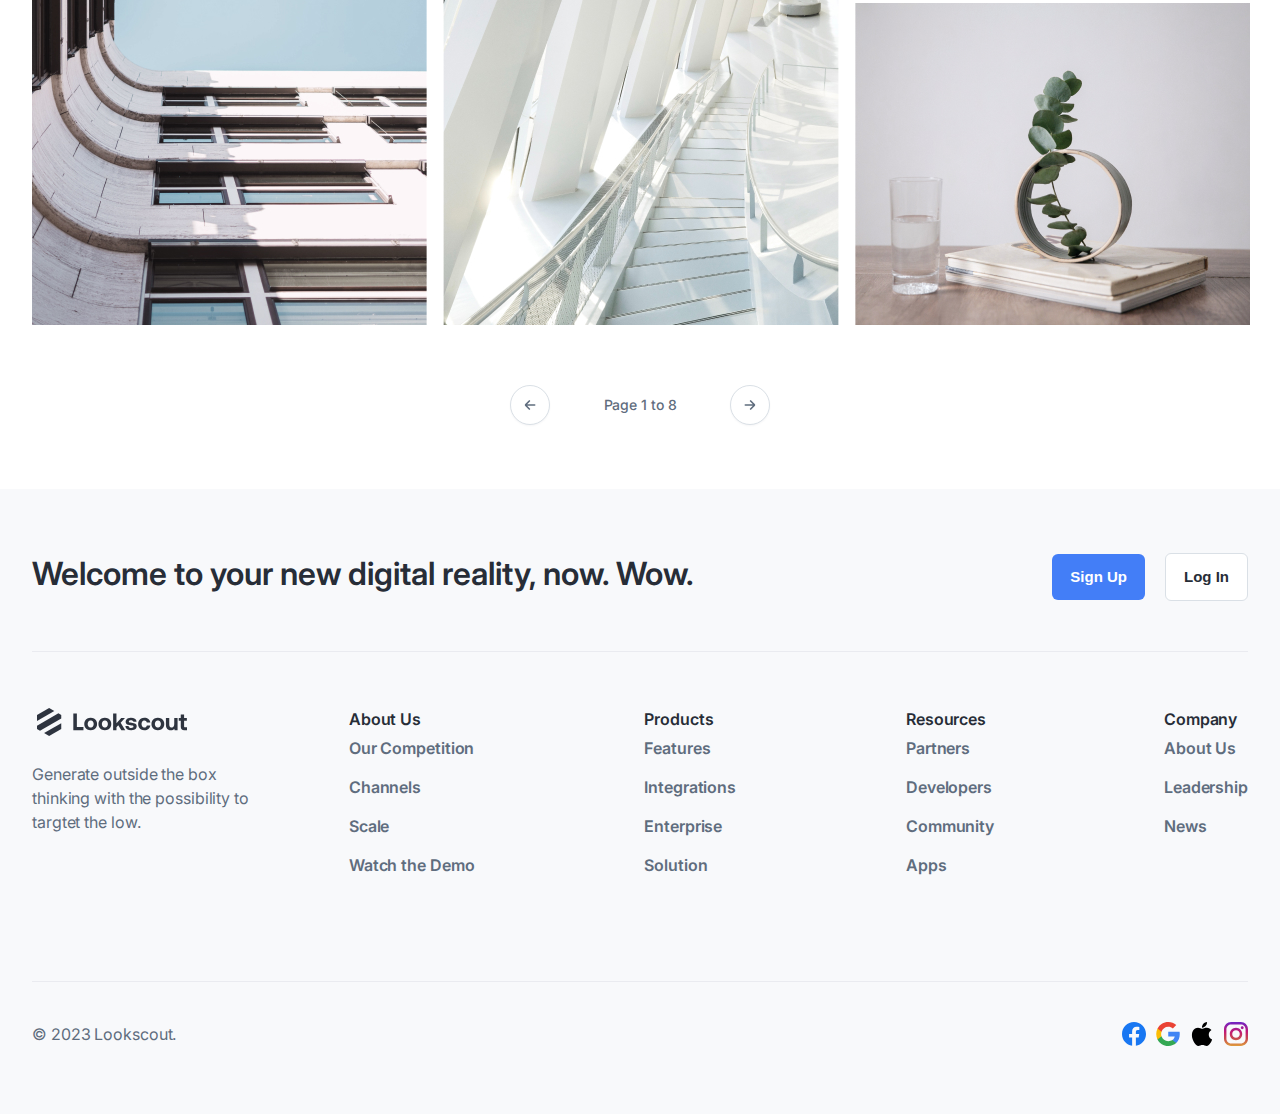
<file: portfolio.html>
<!DOCTYPE html>
<html lang="en">
<head>
    <meta charset="UTF-8">
    <meta name="viewport" content="width=device-width, initial-scale=1.0">
    <title>Portfolio</title>
    <link rel="stylesheet" href="assets/css/blog.css">
    <link rel="preconnect" href="https://fonts.googleapis.com">
    <link rel="preconnect" href="https://fonts.gstatic.com" crossorigin>
    <link href="https://fonts.googleapis.com/css2?family=Inter:wght@400;500;600;700&display=swap"rel="stylesheet">
</head>
<body>
    <!-- Header Start -->
    <header class="portfolioHeader">
        <div class="portfolioHeader-wrapper blogContainer">
            <a href="#"><img src="assets/Blog-img/FooterLogo.svg" alt="Logo"></a>
            <ul class="portfolioHeader-nav">
                <li><a href="#">Home</a></li>
                <li><a href="#">Our Products</a></li>
                <li>
                    <a href="#">Resources</a>
                    <a href="#"><img src="assets/Blog-img/porfoliodropwdown.svg" alt="dropdown"></a>
                </li>
                <li><a href="#">Contacts</a></li>
            </ul>
            <div class="portfolioHeader-account">
                <button class="portfolioHeader-SignupBttn">Sign Up</button>
                <button class="portfolioHeader-LoginBttn">Log In</button>
            </div>
        </div>
        <div class="portfolioHeader-title">
            <div class="blogContainer">
                <h1>Hype got you here. <br> Stay for the support.</h1>
                <h2>We’ve been told it is possible to revolutionize the payment industry.We <br>have not reinvented the wheel, we decided to build upon it - successfully.</h2>
            </div>

        </div>
    </header>
    <!-- Header End -->
    <!-- Main Start -->
    <main>
        <div class="mainFrame">
            <div class="mainFrame-bttns">
                <button>Weekly</button>
                <button>Monthly</button>
                <button>Yearly</button>
                <button>Text</button>
            </div>
        </div>
        <div class="blogContainer p-32 gp-16">
            <div class="portfolioGallery">
                <div class="gallery">
                    <img src="assets/Blog-img/portfoliomainimg1.jpg" alt="">
                    <img src="assets/Blog-img/portfoliomainimg2.jpg" alt="">
                    <img src="assets/Blog-img/portfoliomainimg3.jpg" alt="">
                </div>
                <div class="gallery">
                    <img src="assets/Blog-img/portfoliomainimg4.jpg" alt="">
                    <img src="assets/Blog-img/portfoliomainimg5.jpg" alt="">
                    <img src="assets/Blog-img/portfoliomainimg6.jpg" alt="">
                </div>
                <div class="gallery">
                    <img src="assets/Blog-img/portfoliomainimg7.jpg" alt="">
                    <img src="assets/Blog-img/portfoliomainimg8.jpg" alt="">
                    <img src="assets/Blog-img/portfoliomainimg9.jpg" alt="">
                </div>
            </div>
            <div class="portfolioGallery-bottom">
                <div class="portfolioPage-arrow">
                    <div>
                        <button class="arrow"><img src="assets/Blog-img/portfolioleft.svg" alt=""></button>
                    </div>
                    <p>Page 1 to 8</p>
                    <div>
                        <button class="arrow"><img src="assets/Blog-img/portfolioright.svg" alt=""></button>
                    </div>
                </div>
            </div>
        </div>
    </main>
    <!-- Main End -->
    <!-- Footer Start -->
    <footer class="portfolioFooter">
        <div class="blogContainer p-32">
            <div class="portfolioFooter-wrapper">
                <h1>Welcome to your new digital reality, now. Wow.</h1>
                <div class="portfolioFooter-account">
                    <button class="portfolioFooter-SignupBttn">Sign Up</button>
                    <button class="portfolioFooter-LoginBttn">Log In</button>
                </div>
            </div>
            <div class="portfolioFooter-top">
                <div class="portfolioFooter-left">
                    <img src="assets/Blog-img/Lookscout.svg" alt="">
                    <h2>Generate outside the box<br>thinking with the possibility to<br>targtet the low.</h2>
                </div>
                <ul class="portfolioFooter-nav">
                    <li>
                        <a href="#">About Us</a>
                        <ul>
                            <li><a href="#">Our Competition</a></li>
                            <li><a href="#">Channels</a></li>
                            <li><a href="#">Scale</a></li>
                            <li><a href="#">Watch the Demo</a></li>
                        </ul>
                    </li>
                    <li>
                        <a href="#">Products</a>
                        <ul>
                            <li><a href="#">Features</a></li>
                            <li><a href="#">Integrations</a></li>
                            <li><a href="#">Enterprise</a></li>
                            <li><a href="#">Solution</a></li>
                        </ul>
                    </li>
                    <li>
                        <a href="#">Resources</a>
                        <ul>
                            <li><a href="#">Partners</a></li>
                            <li><a href="#">Developers</a></li>
                            <li><a href="#">Community</a></li>
                            <li><a href="#">Apps</a></li>
                        </ul>
                    </li>
                    <li>
                        <a href="#">Company</a>
                        <ul>
                            <li><a href="#">About Us</a></li>
                            <li><a href="#">Leadership</a></li>
                            <li><a href="#">News</a></li>
                        </ul>
                    </li>
                </ul>
            </div>
            <div class="portfolioFooter-bottom">
                <div class="portfoliofooter-copyright">
                    <h3>© 2023 Lookscout.</h3>
                </div>
                <ul class="portfolioFooter-socialmedia">
                    <li><a href="#"><img src="assets/Blog-img/portfoliofacebook.svg" alt=""></a></li>
                    <li><a href="#"><img src="assets/Blog-img/porfoliogoogle.svg" alt=""></a></li>
                    <li><a href="#"><img src="assets/Blog-img/portfolioapple.svg" alt=""></a></li>
                    <li><a href="#"><img src="assets/Blog-img/portfolioinstagram.svg" alt=""></a></li>
                </ul>
            </div>
        </div>
    </footer>
    <!-- Footer End -->
</body>
</html>
</file>
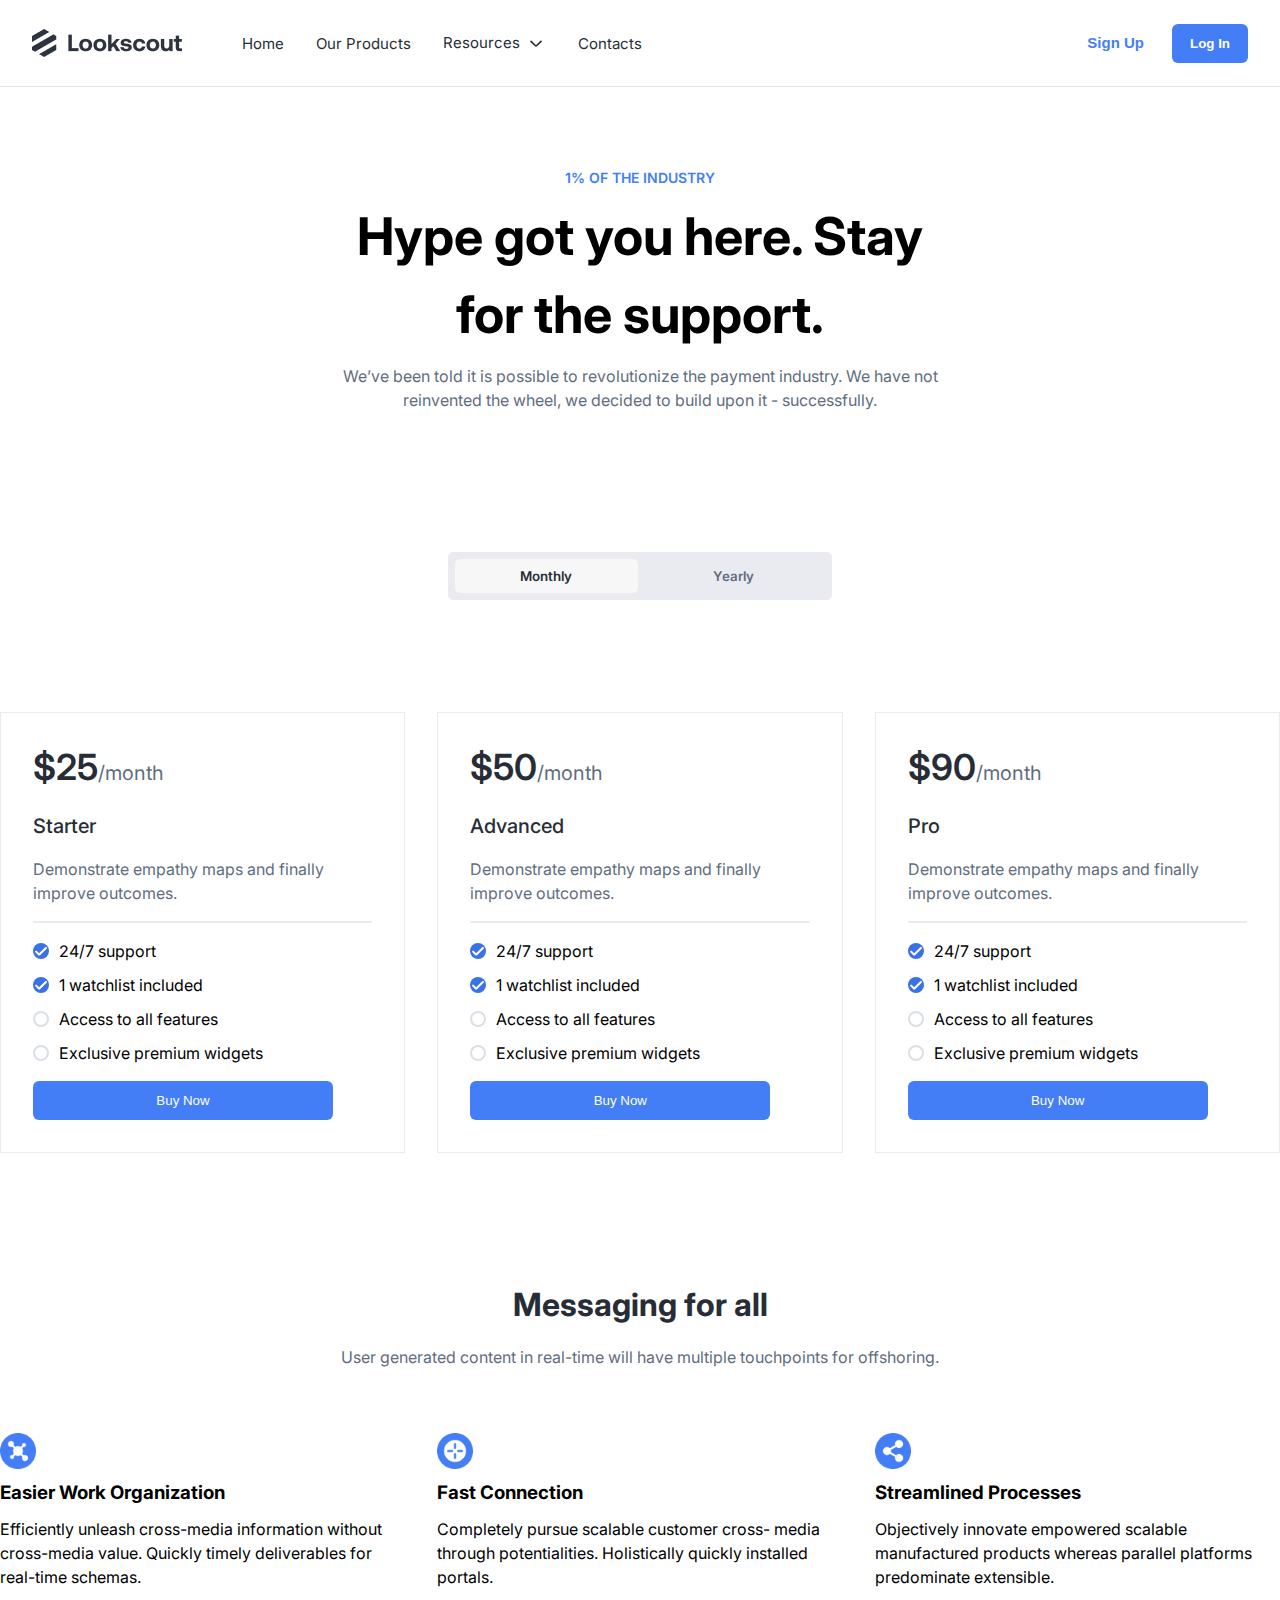
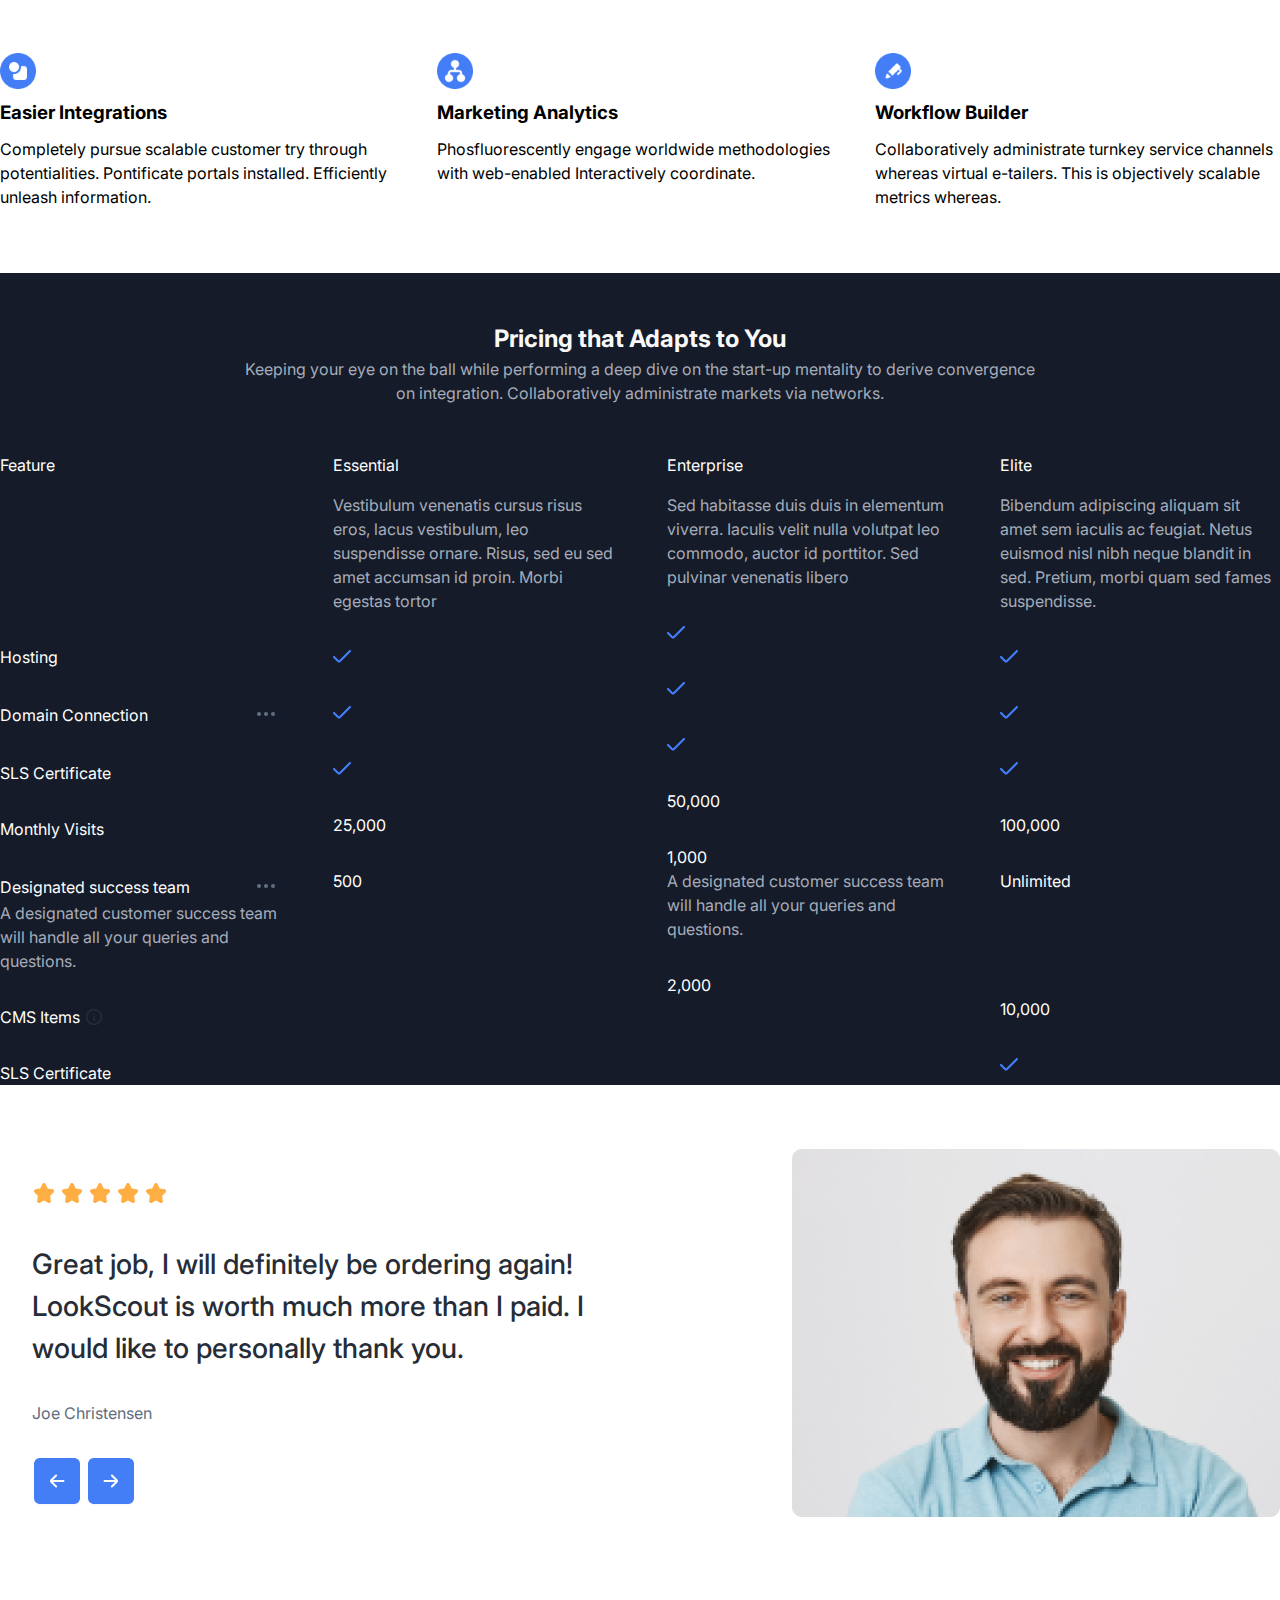
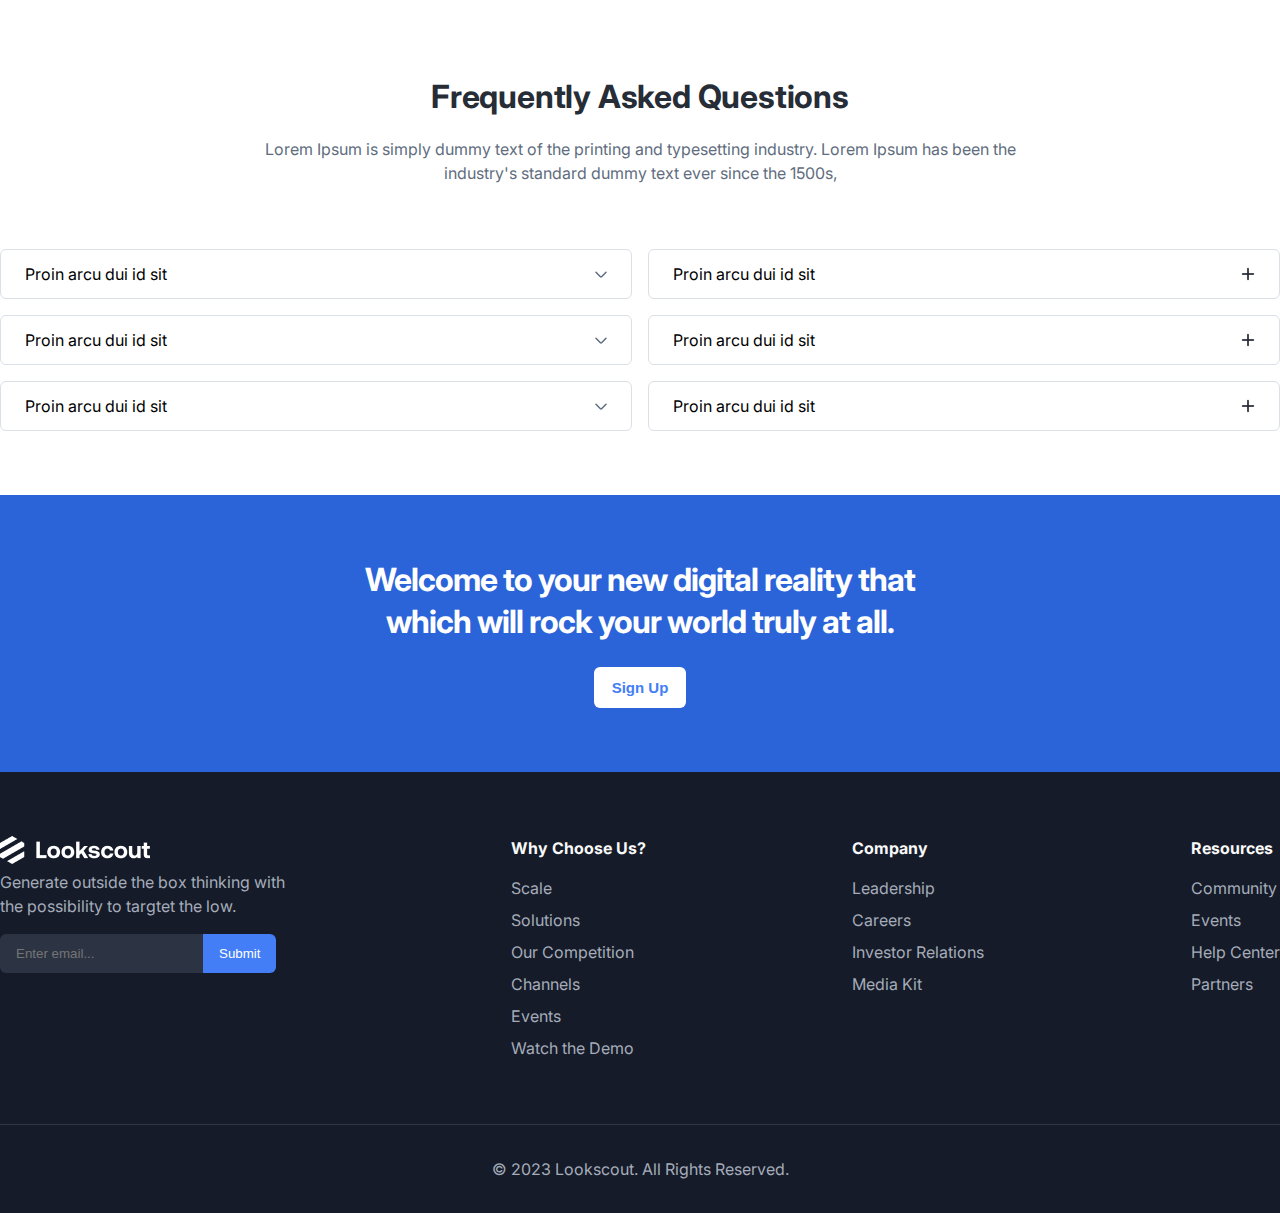
<file: pricing.html>
<!DOCTYPE html>
<html lang="en">
  <head>
    <meta charset="UTF-8" />
    <meta name="viewport" content="width=device-width, initial-scale=1.0" />
    <link
      href="https://fonts.googleapis.com/css2?family=Inter:wght@400;600;700&display=swap"
      rel="stylesheet"
    />
    <link rel="stylesheet" href="assets/css/about.css" />
    <title>Pricing</title>
  </head>
  <body>
    <header class="pricing--main-header">
      <nav class="pricing--main-navbar">
        <div class="pricing--main-navbar-left">
          <img src="assets/about-img/Lookscout.png" alt="page logo" />
          <ul class="pricing--main-navbar-menu">
            <li><a href="#index.html">Home</a></li>
            <li><a href="#">Our Products</a></li>
            <li class="pricing--main-navbar-menu-link">
              <a href="#">Resources</a>
              <img src="assets/about-img/down.svg" alt="" />
            </li>
            <li><a href="#">Contacts</a></li>
          </ul>
        </div>
        <div class="pricing--main-navbar-right">
          <button class="pricing--signup-btn">Sign Up</button>
          <button class="pricing--login-btn">Log In</button>
        </div>
      </nav>
    </header>
    <main>
      <div class="pricing--main-hero">
        <div class="pricing--main-hero-text">
          <h4>1% OF THE INDUSTRY</h4>
          <h1>Hype got you here. Stay for the support.</h1>
          <p>
            We’ve been told it is possible to revolutionize the payment industry. We have not
            reinvented the wheel, we decided to build upon it - successfully.
          </p>
        </div>
      </div>

      <div class="pricing--pricing-btn">
        <div class="pricing--pricing-btns">
          <button class="pricing--monthly-btn">Monthly</button>
          <button class="pricing--yearly-btn">Yearly</button>
        </div>
      </div>

      <div class="pricing--pricing-cards">
        <div class="pricing--pricing-cards-container">
          <div class="pricing--pricing-card">
            <h3>$25<span>/month</span></h3>
            <h4>Starter</h4>
            <p>Demonstrate empathy maps and finally improve outcomes.</p>
            <hr />
            <ul>
              <li>
                <img src="assets/about-img/pricing-check.svg" alt="" />
                24/7 support
              </li>
              <li>
                <img src="assets/about-img/pricing-check.svg" alt="" />
                1 watchlist included
              </li>
              <li>
                <span></span>
                Access to all features
              </li>
              <li>
                <span></span>
                Exclusive premium widgets
              </li>
            </ul>
            <button>Buy Now</button>
          </div>

          <div class="pricing--pricing-card">
            <h3>$50<span>/month</span></h3>
            <h4>Advanced</h4>
            <p>Demonstrate empathy maps and finally improve outcomes.</p>
            <hr />
            <ul>
              <li>
                <img src="assets/about-img/pricing-check.svg" alt="" />
                24/7 support
              </li>
              <li>
                <img src="assets/about-img/pricing-check.svg" alt="" />
                1 watchlist included
              </li>
              <li>
                <span></span>
                Access to all features
              </li>
              <li>
                <span></span>
                Exclusive premium widgets
              </li>
            </ul>
            <button>Buy Now</button>
          </div>
          <div class="pricing--pricing-card">
            <h3>$90<span>/month</span></h3>
            <h4>Pro</h4>
            <p>Demonstrate empathy maps and finally improve outcomes.</p>
            <hr />
            <ul>
              <li>
                <img src="assets/about-img/pricing-check.svg" alt="" />
                24/7 support
              </li>
              <li>
                <img src="assets/about-img/pricing-check.svg" alt="" />
                1 watchlist included
              </li>
              <li>
                <span></span>
                Access to all features
              </li>
              <li>
                <span></span>
                Exclusive premium widgets
              </li>
            </ul>
            <button>Buy Now</button>
          </div>
        </div>
      </div>

      <div class="pricing--features">
        <div class="pricing-features-title">
          <h2>Messaging for all</h2>
          <p>User generated content in real-time will have multiple touchpoints for offshoring.</p>
        </div>
        <div class="pricing--features-container">
          <div class="pricing--features-card">
            <img src="assets/about-img/pricing-features-icon-1.png" alt="" />
            <h3>Easier Work Organization</h3>
            <p>
              Efficiently unleash cross-media information without cross-media value. Quickly timely
              deliverables for real-time schemas.
            </p>
          </div>

          <div class="pricing--features-card">
            <img src="assets/about-img/pricing-features-icon-2.png" alt="" />
            <h3>Fast Connection</h3>
            <p>
              Completely pursue scalable customer cross- media through potentialities. Holistically
              quickly installed portals.
            </p>
          </div>

          <div class="pricing--features-card">
            <img src="assets/about-img/pricing-features-icon-3.png" alt="" />
            <h3>Streamlined Processes</h3>
            <p>
              Objectively innovate empowered scalable manufactured products whereas parallel
              platforms predominate extensible.
            </p>
          </div>

          <div class="pricing--features-card">
            <img src="assets/about-img/pricing-features-icon-4.png" alt="" />
            <h3>Easier Integrations</h3>
            <p>
              Completely pursue scalable customer try through potentialities. Pontificate portals
              installed. Efficiently unleash information.
            </p>
          </div>

          <div class="pricing--features-card">
            <img src="assets/about-img/pricing-features-icon-5.png" alt="" />
            <h3>Marketing Analytics</h3>
            <p>
              Phosfluorescently engage worldwide methodologies with web-enabled Interactively
              coordinate.
            </p>
          </div>

          <div class="pricing--features-card">
            <img src="assets/about-img/pricing-features-icon-6.png" alt="" />
            <h3>Workflow Builder</h3>
            <p>
              Collaboratively administrate turnkey service channels whereas virtual e-tailers. This
              is objectively scalable metrics whereas.
            </p>
          </div>
        </div>
      </div>

      <div class="pricing--pricing-plan">
        <div class="pricing--pricing-plan-title">
          <h2>Pricing that Adapts to You</h2>
          <p>
            Keeping your eye on the ball while performing a deep dive on the start-up mentality to
            derive convergence on integration. Collaboratively administrate markets via networks.
          </p>
        </div>

        <div class="pricing--pricing-plan-container">
          <ul class="pricing--pricing-plan-container-ul">
            <li class="pricing--pricing-plan-container-ul-li">
              Feature
              <ul class="pricing--pricing-plan-container-ul-ul">
                <li class="pricing--pricing-plan-container-ul-ul-list-item">
                  Vestibulum venenatis cursus risus eros, lacus vestibulum, leo suspendisse ornare.
                  Risus, sed eu sed amet accumsan id proin. Morbi egestas tortor
                </li>
                <li>Hosting</li>
                <li class="pricing--pricing-plan-container-ul-ul-list-item-img">
                  Domain Connection
                  <img src="assets/about-img/pricing-Dropdown button.png" alt="" />
                </li>
                <li>SLS Certificate</li>
                <li>Monthly Visits</li>
                <li>
                  <div class="pricing--pricing-plan-container-ul-ul-list-item-img">
                    Designated success team
                    <img src="assets/about-img/pricing-Dropdown button.png" alt="" />
                  </div>
                  <div>
                    <p>
                      A designated customer success team will handle all your queries and questions.
                    </p>
                  </div>
                </li>
                <li class="pricing--pricing-plan-container-ul-ul-list-item-img-2">
                  CMS Items <img src="assets/about-img/pricing-information.png" alt="" />
                </li>
                <li>SLS Certificate</li>
              </ul>
            </li>
            <li class="pricing--pricing-plan-container-ul-li">
              Essential
              <ul class="pricing--pricing-plan-container-ul-ul">
                <li>
                  <p>
                    Vestibulum venenatis cursus risus eros, lacus vestibulum, leo suspendisse
                    ornare. Risus, sed eu sed amet accumsan id proin. Morbi egestas tortor
                  </p>
                </li>
                <li>
                  <img src="assets/about-img/pricing-pricing-plan-check-2.png" alt="" />
                </li>
                <li>
                  <img src="assets/about-img/pricing-pricing-plan-check-2.png" alt="" />
                </li>
                <li>
                  <img src="assets/about-img/pricing-pricing-plan-check-2.png" alt="" />
                </li>
                <li>25,000</li>
                <li>500</li>
                <li class="pricing--pricing-plan-container-ul-ul-list-item">0</li>
                <li class="pricing--pricing-plan-container-ul-ul-list-item">0</li>
                <li class="pricing--pricing-plan-container-ul-ul-list-item">0</li>
              </ul>
            </li>
            <li class="pricing--pricing-plan-container-ul-li">
              Enterprise
              <ul class="pricing--pricing-plan-container-ul-ul">
                <li>
                  <p>
                    Sed habitasse duis duis in elementum viverra. Iaculis velit nulla volutpat leo
                    commodo, auctor id porttitor. Sed pulvinar venenatis libero
                  </p>
                </li>
                <li>
                  <img src="assets/about-img/pricing-pricing-plan-check-2.png" alt="" />
                </li>
                <li>
                  <img src="assets/about-img/pricing-pricing-plan-check-2.png" alt="" />
                </li>
                <li>
                  <img src="assets/about-img/pricing-pricing-plan-check-2.png" alt="" />
                </li>
                <li>50,000</li>
                <li>
                  1,000
                  <div>
                    <p>
                      A designated customer success team will handle all your queries and questions.
                    </p>
                  </div>
                </li>
                <li>2,000</li>
                <li class="pricing--pricing-plan-container-ul-ul-list-item">0</li>
              </ul>
            </li>
            <li class="pricing--pricing-plan-container-ul-li">
              Elite
              <ul class="pricing--pricing-plan-container-ul-ul">
                <li>
                  <p>
                    Bibendum adipiscing aliquam sit amet sem iaculis ac feugiat. Netus euismod nisl
                    nibh neque blandit in sed. Pretium, morbi quam sed fames suspendisse.
                  </p>
                </li>
                <li>
                  <img src="assets/about-img/pricing-pricing-plan-check-2.png" alt="" />
                </li>
                <li>
                  <img src="assets/about-img/pricing-pricing-plan-check-2.png" alt="" />
                </li>
                <li>
                  <img src="assets/about-img/pricing-pricing-plan-check-2.png" alt="" />
                </li>
                <li>100,000</li>
                <li>
                  Unlimited
                  <div class="pricing--pricing-plan-container-ul-ul-list-item">
                    <p>
                      Bibendum adipiscing aliquam sit amet sem iaculis ac feugiat. Netus euismod
                      nisl nibh
                    </p>
                  </div>
                </li>
                <li>10,000</li>
                <li>
                  <img src="assets/about-img/pricing-pricing-plan-check-2.png" alt="" />
                </li>
              </ul>
            </li>
          </ul>
        </div>
      </div>

      <div class="pricing--pricing-testimonials">
        <div class="pricing--pricing-testimonials-container">
          <div class="pricing--pricing-testimonials-container-left">
            <div>
              <img src="assets/about-img/star fill.png" alt="" />
              <img src="assets/about-img/star fill.png" alt="" />
              <img src="assets/about-img/star fill.png" alt="" />
              <img src="assets/about-img/star fill.png" alt="" />
              <img src="assets/about-img/star fill.png" alt="" />
            </div>
            <div>
              <h3>
                Great job, I will definitely be ordering again! LookScout is worth much more than I
                paid. I would like to personally thank you.
              </h3>
              <p>Joe Christensen</p>
            </div>
            <div>
              <img src="assets/about-img/pricing-Button-left.png" alt="" />
              <img src="assets/about-img/pricing-button-right.png" alt="" />
            </div>
          </div>
          <div>
            <img src="assets/about-img/pricing-joe-chriestien.jpg" alt="" />
          </div>
        </div>
      </div>

      <div class="pricing--pricing-faq">
        <div class="pricing--pricing-faq-title">
          <h2>Frequently Asked Questions</h2>
          <p>
            Lorem Ipsum is simply dummy text of the printing and typesetting industry. Lorem Ipsum
            has been the industry's standard dummy text ever since the 1500s,
          </p>
        </div>
        <div class="pricing--pricing-faq-grid">
          <div>
            <p>Proin arcu dui id sit</p>
            <img src="assets/about-img/down-arrow.svg" alt="" />
          </div>

          <div>
            <p>Proin arcu dui id sit</p>
            <img src="assets/about-img/pricing-faq.png" alt="" />
          </div>

          <div>
            <p>Proin arcu dui id sit</p>
            <img src="assets/about-img/down-arrow.svg" alt="" />
          </div>

          <div>
            <p>Proin arcu dui id sit</p>
            <img src="assets/about-img/pricing-faq.png" alt="" />
          </div>

          <div>
            <p>Proin arcu dui id sit</p>
            <img src="assets/about-img/down-arrow.svg" alt="" />
          </div>

          <div>
            <p>Proin arcu dui id sit</p>
            <img src="assets/about-img/pricing-faq.png" alt="" />
          </div>
        </div>
      </div>

      <div class="pricing--pricing-cta">
        <div>
          <h2>Welcome to your new digital reality that which will rock your world truly at all.</h2>
          <button>Sign Up</button>
        </div>
      </div>

      <footer class="pricing--footer">
        <div class="pricing--footer-wrapper">
          <div class="pricing--footer-wrapper-logo">
            <img src="assets/about-img/Lookscout-white.png" alt="" />
            <p>Generate outside the box thinking with the possibility to targtet the low.</p>
            <div class="pricing--footer-form-group">
              <input
                class="pricing--footer-form-group-email"
                type="email"
                placeholder="Enter email..."
              />
              <button class="pricing--footer-form-group-submit" type="submit">Submit</button>
            </div>
          </div>
          <div class="pricing--footer-menu">
            <h4>Why Choose Us?</h4>
            <ul class="pricing--footer-menu-list">
              <li><a href="#">Scale</a></li>
              <li><a href="#">Solutions</a></li>
              <li><a href="#">Our Competition</a></li>
              <li><a href="#">Channels</a></li>
              <li><a href="#">Events</a></li>
              <li><a href="#">Watch the Demo</a></li>
            </ul>
          </div>
          <div class="pricing--footer-menu">
            <h4>Company</h4>
            <ul class="pricing--footer-menu-list">
              <li><a href="#">Leadership</a></li>
              <li><a href="#">Careers</a></li>
              <li><a href="#">Investor Relations</a></li>
              <li><a href="#">Media Kit</a></li>
            </ul>
          </div>
          <div class="pricing--footer-menu">
            <h4>Resources</h4>
            <ul class="pricing--footer-menu-list">
              <li><a href="#">Community</a></li>
              <li><a href="#">Events</a></li>
              <li><a href="#">Help Center</a></li>
              <li><a href="#">Partners</a></li>
            </ul>
          </div>
        </div>
        <div class="pricing--footer-copy">
          <p>© 2023 Lookscout. All Rights Reserved.</p>
        </div>
      </footer>
    </main>
  </body>
</html>
</file>
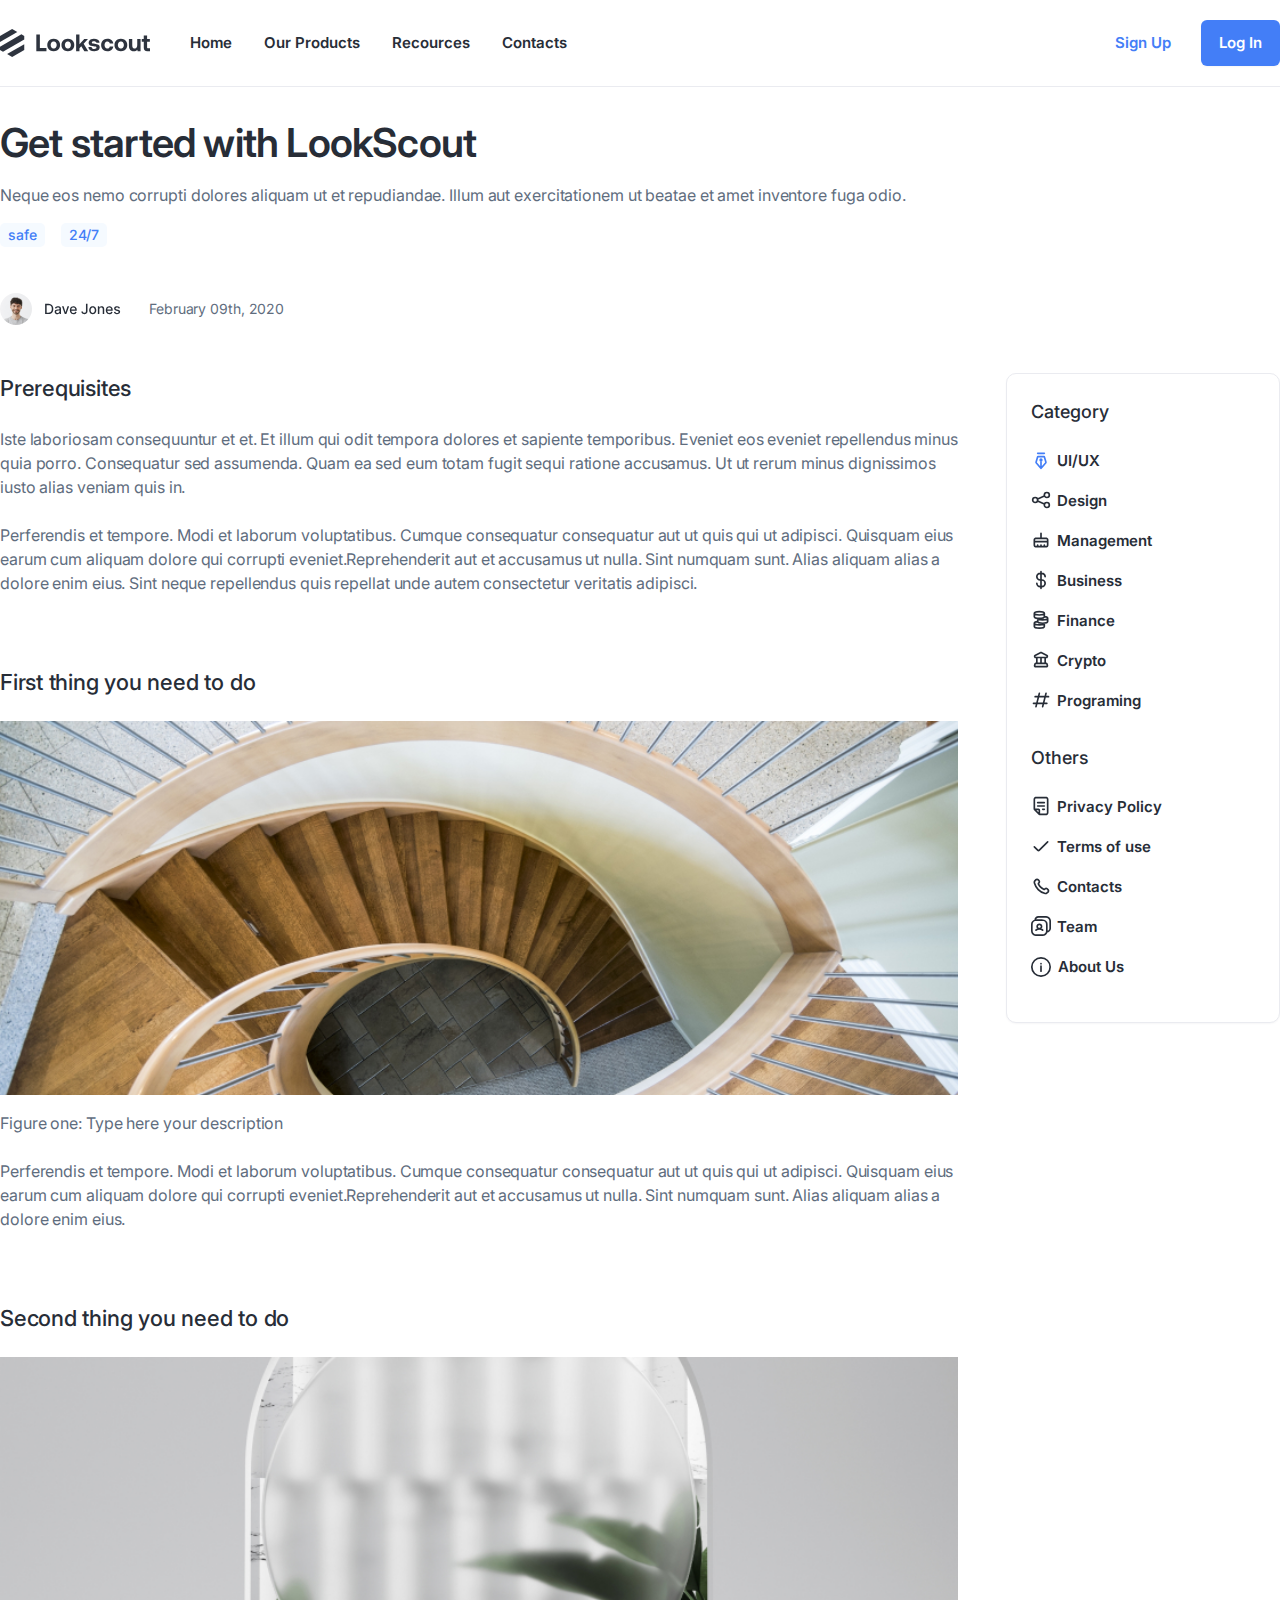
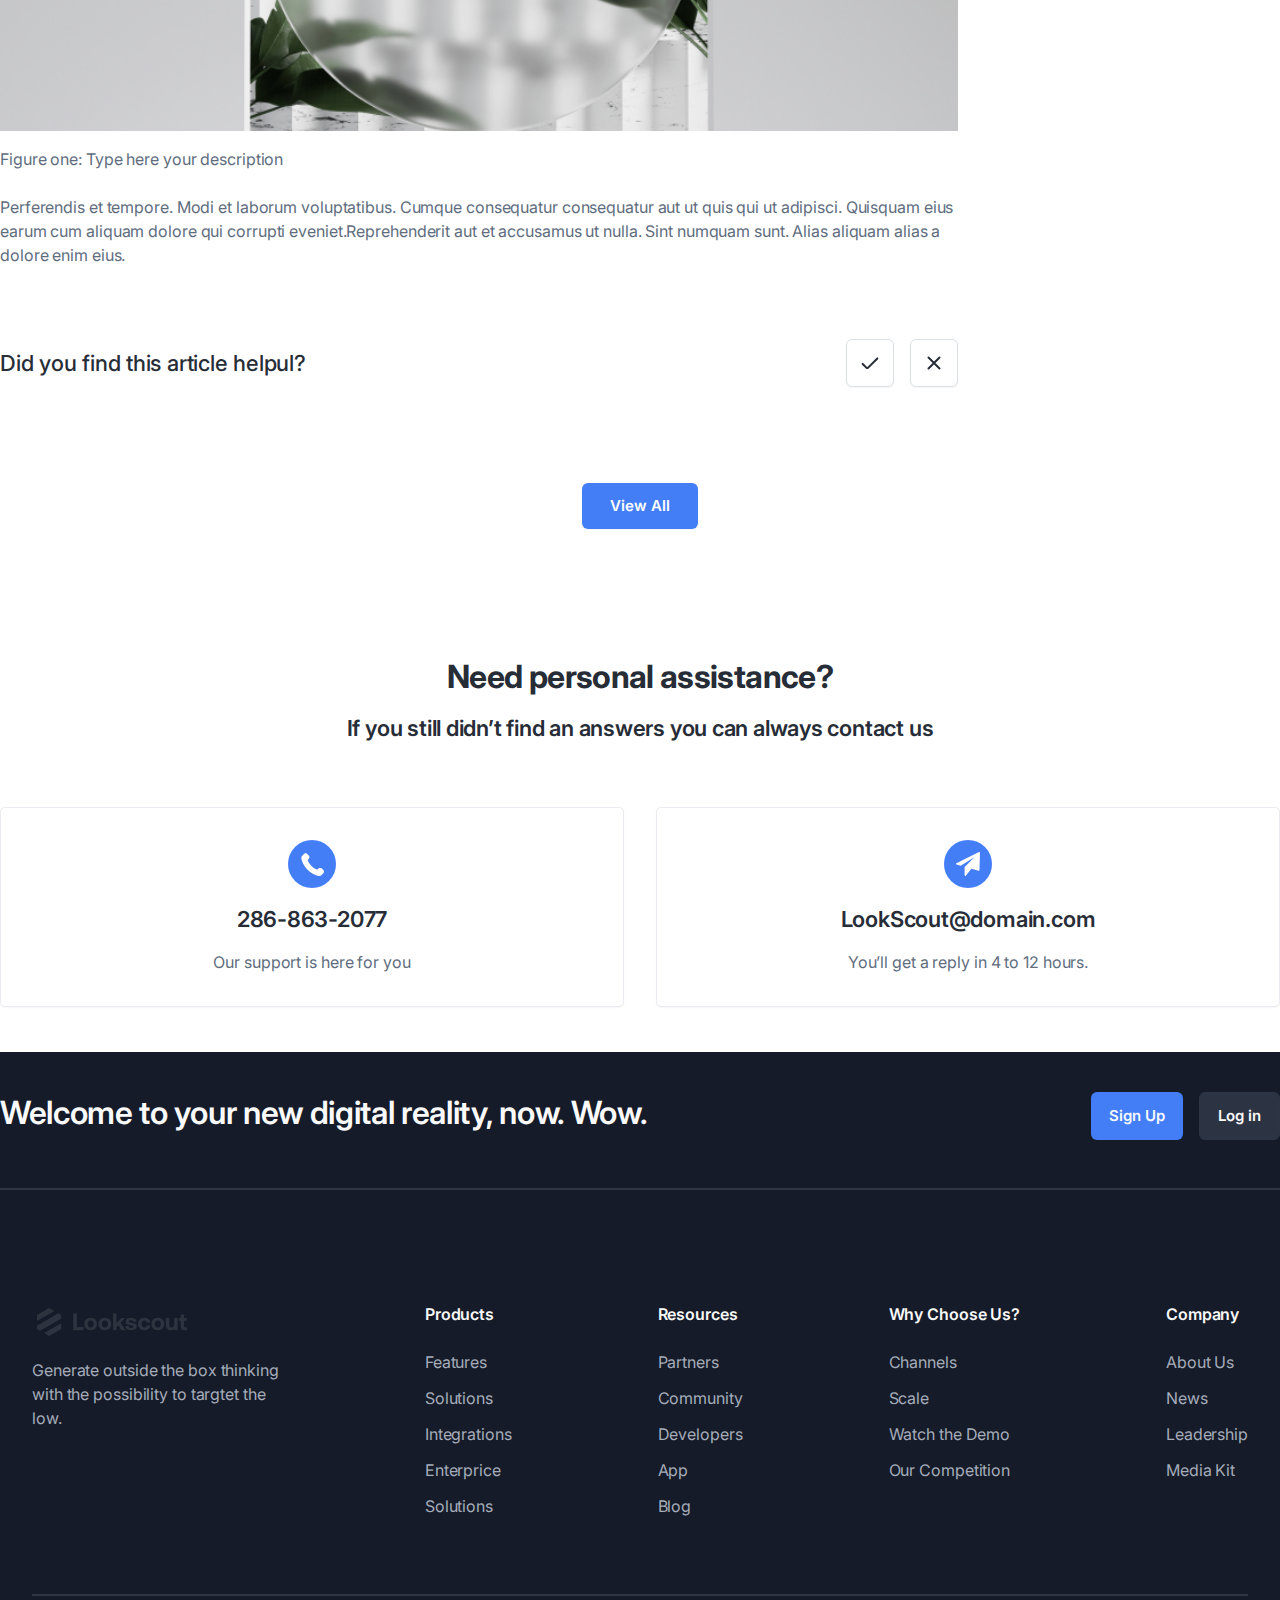
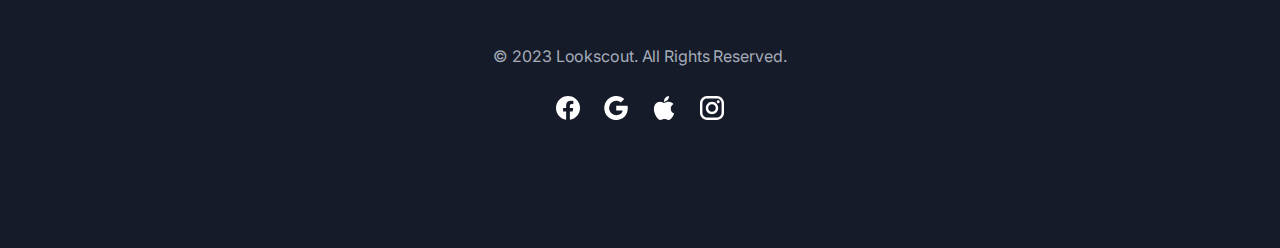
<file: support.html>
<!DOCTYPE html>
<html lang="en">

<head>
  <meta charset="UTF-8" />
  <meta name="viewport" content="width=device-width, initial-scale=1.0" />
  <title>Help and Support</title>
  <link rel="preconnect" href="https://fonts.googleapis.com" />
  <link rel="preconnect" href="https://fonts.gstatic.com" crossorigin />
  <link
    href="https://fonts.googleapis.com/css2?family=Inter:wght@700;900&family=Montserrat:ital,wght@0,300;0,400;0,700;1,300&display=swap"
    rel="stylesheet" />
  <link rel="stylesheet" href="assets/css/style.css" />
</head>

<body>
  <header class="support-header">
    <div class="support-container">
      <div class="letf-header">
        <img src="assets/icon/Lookscout.svg" alt="Lookscout" />
        <ul class="support-container-navbar">
          <li><a href="homepage.html">Home</a></li>
          <li><a href="#">Our Products</a></li>
          <li><a href="#">Recources</a></li>
          <li><a href="contact-us.html">Contacts</a></li>
        </ul>
      </div>
      <div class="right-header">
        <button class="sign-up-btn">Sign Up</button>
        <button class="login-btn">Log In</button>
      </div>
    </div>
  </header>
  <section class="support-content">
    <div class="support-content-headline">
      <h1>Get started with LookScout</h1>
      <p class="headline-p">
        Neque eos nemo corrupti dolores aliquam ut et repudiandae. Illum aut
        exercitationem ut beatae et amet inventore fuga odio.
      </p>
      <div class="support-label">
        <button>safe</button>
        <button>24/7</button>
      </div>
      <div class="support-autor">
        <div class="autor-avatar">
          <img src="assets/avatar/support-avatar.svg" alt="" />
          <p>February 09th, 2020</p>
        </div>
      </div>
    </div>
    <div class="support-content-container">
      <div class="container-txt">
        <h2>Prerequisites</h2>
        <p>
          Iste laboriosam consequuntur et et. Et illum qui odit tempora
          dolores et sapiente temporibus. Eveniet eos eveniet repellendus
          minus quia porro. Consequatur sed assumenda. Quam ea sed eum totam
          fugit sequi ratione accusamus. Ut ut rerum minus dignissimos iusto
          alias veniam quis in.
        </p>
        <p>
          Perferendis et tempore. Modi et laborum voluptatibus. Cumque
          consequatur consequatur aut ut quis qui ut adipisci. Quisquam eius
          earum cum aliquam dolore qui corrupti eveniet.Reprehenderit aut et
          accusamus ut nulla. Sint numquam sunt. Alias aliquam alias a dolore
          enim eius. Sint neque repellendus quis repellat unde autem
          consectetur veritatis adipisci.
        </p>
        <div class="container-txt-img">
          <h2>First thing you need to do</h2>
          <div class="img-description">
            <img src="assets/img/support-img.jpg" alt="">
            <p>Figure one: Type here your description</p>
          </div>
          <p>Perferendis et tempore. Modi et laborum voluptatibus. Cumque consequatur consequatur aut ut quis qui ut
            adipisci. Quisquam eius earum cum aliquam dolore qui corrupti eveniet.Reprehenderit aut et accusamus ut
            nulla. Sint numquam sunt. Alias aliquam alias a dolore enim eius. </p>

        </div>
        <div class="container-txt-img">
          <h2>Second thing you need to do</h2>
          <div class="img-description">
            <img src="assets/img/Rectangle 1.jpg" alt="">
            <p>Figure one: Type here your description</p>
          </div>
          <p>Perferendis et tempore. Modi et laborum voluptatibus. Cumque consequatur consequatur aut ut quis qui ut
            adipisci. Quisquam eius earum cum aliquam dolore qui corrupti eveniet.Reprehenderit aut et accusamus ut
            nulla. Sint numquam sunt. Alias aliquam alias a dolore enim eius. </p>

        </div>
        <div class="txt-button">
          <h2>Did you find this article helpul?</h2>
          <div class="txt-btn">
            <button><img src="assets/icon/btn-check.svg" alt=""></button>
            <button><img src="assets/icon/btn-wrong.svg" alt=""></button>
          </div>
        </div>
      </div>


      <div class="website-side-bars">
        <div class="web-site-bars-managment">
          <div class="side-bars-category">
            <h3>Category</h3>
            <div class="category-content">
              <div class="content-link">
                <a href=""><img src="assets/side-bars-icon/uı-ux.svg" alt=""></a>
                <p>UI/UX</p>

              </div>
              <div class="content-link">
                <a href=""><img src="assets/side-bars-icon/design.svg" alt=""></a>
                <p>Design</p>
              </div>
              <div class="content-link">
                <a href=""><img src="assets/side-bars-icon/managment.svg" alt=""></a>
                <p>Management</p>
              </div>
              <div class="content-link">
                <a href=""><img src="assets/side-bars-icon/business.svg" alt=""></a>
                <p>Business</p>
              </div>
              <div class="content-link">
                <a href=""><img src="assets/side-bars-icon/finance.svg" alt=""></a>
                <p>Finance</p>
              </div>
              <div class="content-link">
                <a href=""><img src="assets/side-bars-icon/crypto.svg" alt=""></a>
                <p>Crypto</p>
              </div>
              <div class="content-link">
                <a href=""><img src="assets/side-bars-icon/programing.svg" alt=""></a>
                <p>Programing</p>
              </div>
            </div>
          </div>
          <div class="side-bars-other">
            <h3>Others</h3>
            <div class="other-content">
              <div class="content-link">
                <a href=""><img src="assets/side-bars-icon/privacy-policy.svg" alt=""></a>
                <p>Privacy Policy</p>
              </div>
              <div class="content-link">
                <a href=""><img src="assets/side-bars-icon/terms-of-use.svg" alt=""></a>
                <p>Terms of use</p>
              </div>
              <div class="content-link">
                <a href=""><img src="assets/side-bars-icon/contacts.svg" alt=""></a>
                <p>Contacts</p>
              </div>
              <div class="content-link">
                <a href=""><img src="assets/side-bars-icon/team.svg" alt=""></a>
                <p>Team</p>
              </div>
              <div class="content-link">
                <a href=""><img src="assets/side-bars-icon/about-us.svg" alt=""></a>
                <p>About Us</p>
              </div>

            </div>

          </div>

        </div>
      </div>
    </div>
    <div class="view-btn">
      <button>View All</button>
    </div>
    <div class="support-features">
      <div class="features-headline">
        <h1>Need personal assistance?</h1>
        <p>If you still didn’t find an answers you can always contact us</p>
      </div>
      <div class="features-box">
        <div class="featues-contact">
          <div class="features-box-icon">
            <img src="assets/icon/features-icon.svg" alt="">
          </div>
          <div class="features-box-txt">
            <p>286-863-2077</p>
            <span>Our support is here for you</span>

          </div>

        </div>
        <div class="featues-contact">
          <div class="features-box-icon">
            <img src="assets/icon/features-icon2.svg" alt="">
          </div>
          <div class="features-box-txt">
            <p>LookScout@domain.com</p>
            <span>You’ll get a reply in 4 to 12 hours.</span>

          </div>

        </div>
      </div>

    </div>
  </section>
  <!--footer başlangıç-->
  <footer class="support-footer">
    <div class="footer-content support-content">
      <div class="footer-call-to-action">
        <div class="call-to-action-content">
          <p>Welcome to your new digital reality, now. Wow.</p>
        </div>
        <div class="cta-button">
          <button class="cta-sign-up">Sign Up</button>
          <button class="cta-log-in">Log in</button>
        </div>

      </div>
      <hr class="footer-hr">
      <!--footer başlangıç-->
      <footer class="footer contact-container">
        <div class="footer-top">
          <div class="logo-section">
            <img style="width: 160px" src="assets/footer-logo/Company Logo.svg" alt="" />
            <p class="footer-nav-li">
              Generate outside the box thinking with the possibility to targtet
              the low.
            </p>

          </div>
          <div class="footer-nav">
            <ul>
              <li class="headline">Products</li>
              <li class="footer-nav-li"><a href="#">Features</a></li>
              <li class="footer-nav-li"><a href="#">Solutions</a></li>
              <li class="footer-nav-li"><a href="#">Integrations</a></li>
              <li class="footer-nav-li"><a href="#">Enterprice</a></li>
              <li class="footer-nav-li"><a href="#">Solutions</a></li>
            </ul>
          </div>
          <div class="footer-nav">
            <ul>
              <li class="headline">Resources</li>
              <li class="footer-nav-li"><a href="##">Partners</a></li>
              <li class="footer-nav-li"><a href="##">Community</a></li>
              <li class="footer-nav-li"><a href="##">Developers</a></li>
              <li class="footer-nav-li"><a href="##">App</a></li>
              <li class="footer-nav-li"><a href="##">Blog</a></li>
            </ul>
          </div>
          <div class="footer-nav">
            <ul>
              <li class="headline">Why Choose Us?</li>
              <li class="footer-nav-li"><a href="#">Channels</a></li>
              <li class="footer-nav-li"><a href="#">Scale</a></li>
              <li class="footer-nav-li"><a href="#">Watch the Demo</a></li>
              <li class="footer-nav-li"><a href="#">Our Competition</a></li>
            </ul>
          </div>
          <div class="footer-nav">
            <ul>
              <li class="headline">Company</li>
              <li class="footer-nav-li"><a href="#">About Us</a></li>
              <li class="footer-nav-li"><a href="#">News</a></li>
              <li class="footer-nav-li"><a href="#">Leadership</a></li>
              <li class="footer-nav-li"><a href="#">Media Kit</a></li>
            </ul>
          </div>
        </div>
        <hr class="footer-hr">
        <div class="footer-bottom">

          <p class="footer-nav-li">© 2023 Lookscout. All Rights Reserved.</p>
          <div class="footer-logo">
            <img src="assets/help&support-footer-logo/facebook.svg" alt="facebook" />
            <img src="assets/help&support-footer-logo/google.svg" alt="google" />
            <img src="assets/help&support-footer-logo/apple.svg" alt="apple" />
            <img src="assets/help&support-footer-logo/instagram.svg" alt="instagram" />
          </div>
        </div>
      </footer>
      <!--footer bitiş-->

    </div>

  </footer>

</body>

</html>
</file>
<file: assets/css/about.css>
* {
  margin: 0;
  padding: 0;
  box-sizing: border-box;
}

body {
  font-family: 'Inter', sans-serif;
  line-height: 1.5;
}

.about--main-header {
  border-bottom: 1px solid rgba(128, 128, 128, 0.185);
  padding: 20px 0;
}

.about--main-navbar {
  max-width: 1280px;
  margin-right: auto;
  margin-left: auto;
  display: flex;
  align-items: center;
  justify-content: space-between;
  padding: 0 32px 0 32px;
}

.about--main-navbar-left {
  display: flex;
  align-items: center;
  gap: 60px;
}

.about--main-navbar-menu {
  display: flex;
  align-items: center;
  list-style: none;
  gap: 32px;
}

.about--main-navbar-menu a {
  display: inline-block;
  text-decoration: none;
  color: #272d37;
  font-size: 15px;
}

.about--main-navbar-menu-link {
  display: flex;
  align-items: center;
  gap: 6px;
}

.about--main-navbar-right {
  display: flex;
  align-items: center;
  gap: 10px;
}

.about--signup-btn {
  border: none;
  display: inline-block;
  background: none;
  font-size: 15px;
  color: #437ef7;
  font-weight: 600;
  line-height: 22px;
  padding: 12px 18px 12px 18px;
}

.about--login-btn {
  border: none;
  background-color: #437ef7;
  display: inline-block;
  padding: 12px 18px 12px 18px;
  border-radius: 6px;
  font-weight: 600;
  color: #fff;
}

/* About-Main-Hero */

.about--main-hero {
  max-width: 1280px;
  margin-right: auto;
  margin-left: auto;
  padding: 48px 32px 80px 32px;
  display: flex;
  align-items: center;
  justify-content: space-between;
}

.about--main-hero-left {
  flex-basis: 524px;
  display: flex;
  flex-direction: column;
}

.about--main-hero-left-uptext {
  font-size: 14px;
  font-weight: 600;
  color: #437ef7;
}

.about--main-hero-left-middletext h2 {
  font-size: 52px;
  font-weight: 700;
  margin-bottom: 32px;
  color: #272d37;
}

.about--main-hero-left-middletext p {
  font-size: 18px;
  font-weight: 400;
  color: #5f6d7e;
}

.about--main-hero-left > * {
  margin-bottom: 1em;
}

.about--main-hero-left-uptext {
  display: flex;
  align-items: center;
  gap: 12px;
}

.about--main-hero-buttons {
  display: flex;
  align-items: center;
  gap: 8px;
}

.about--main-hero-btn-started {
  border: none;
  background-color: #437ef7;
  display: inline-block;
  padding: 12px 18px 12px 18px;
  border-radius: 6px;
  font-weight: 600;
  color: #fff;
}

.about--main-hero-btn-contact {
  border: none;
  display: inline-block;
  background: none;
  font-size: 15px;
  color: #437ef7;
  font-weight: 600;
  line-height: 22px;
  padding: 12px 18px 12px 18px;
}

.about--main-hero-right {
  flex-basis: 628px;
}

.about--main-hero-right-img {
  max-width: 100%;
}

/* Features Section */

.about--features-top-base {
  padding: 64px 0 64px 0;
  max-width: 1280px;
  margin-right: auto;
  margin-left: auto;
  display: flex;
  align-items: center;
  justify-content: space-between;
}

.about--features-top-base-card {
  flex-basis: 268px;
}

.about--features-info {
  background-color: #2b63d9;
  padding: 64px 0;
}

.about--features-info-title {
  max-width: 1280px;
  text-align: center;
  margin-bottom: 40px;
  margin-right: auto;
  margin-left: auto;
}

.about--features-info-title h2 {
  font-size: 32px;
  color: #fff;
  line-height: 40px;

  margin-bottom: 16px;
}

.about--features-info-title p {
  color: #b1ccfb;
}

.about--features-info-cards {
  max-width: 1280px;
  margin-right: auto;
  margin-left: auto;
  display: grid;
  grid-template-columns: repeat(3, 1fr);
  gap: 50px;
}

.about--features-info-card {
  width: 384px;
  color: #fff;
  display: flex;
  flex-direction: column;
  gap: 24px;
  background-color: #3971e7;
  padding: 24px 32px;
}

.about--features-info-card-top {
  display: flex;
  align-items: center;
  justify-content: space-between;
}

.about--features-info-card-icon {
  width: 48px;
  height: 48px;
  background-color: #437ef7;
  border-radius: 50%;
  display: flex;
  align-items: center;
  justify-content: center;
}

.about--features-info-card-top button {
  border: none;
  display: inline-block;
  color: #437ef7;
  background-color: #fff;
  padding: 12px 18px;
  border-radius: 6px;
  font-size: 15px;
}

.about--features-info-card-bottom p {
  color: #b1ccfb;
  font-weight: 400;
}

.about-features-money {
  max-width: 1280px;
  margin-right: auto;
  margin-left: auto;
  padding: 48px 32px 80px 32px;
  display: flex;
  align-items: center;
  justify-content: space-between;
}

.about--features-money-left {
  flex-basis: 524px;
  display: flex;
  flex-direction: column;
}

.about--features-money-uptext {
  font-size: 14px;
  font-weight: 600;
  color: #437ef7;
}

.about--features-money-middletext h2 {
  font-size: 32px;
  font-weight: 700;
  margin-bottom: 32px;
  color: #272d37;
  line-height: 42px;
  letter-spacing: -1px;
}

.about--features-money-btn {
  border: none;
  background-color: #437ef7;
  display: inline-block;
  padding: 12px 18px 12px 18px;
  border-radius: 6px;
  font-weight: 600;
  color: #fff;
  display: flex;
  gap: 8px;
  align-items: center;
  font-size: 15px;
  line-height: 22px;
}

.about--features-money-right {
  flex-basis: 560px;
}

.about--features-money-img {
  max-width: 100%;
}

/* About Team Section */
.about--team {
  max-width: 1280px;
  margin-right: auto;
  margin-left: auto;
  padding: 64px 0;
}

.about--team-title {
  max-width: 800px;
  text-align: center;
  margin-right: auto;
  margin-left: auto;
  padding-bottom: 64px;
}

.about--team-cards {
  display: grid;
  grid-template-columns: repeat(2, 1fr);
  gap: 24px;
}

.about--team-title h2 {
  font-size: 32px;
  line-height: 40px;
  letter-spacing: -2px;
  color: #272d37;
  margin-bottom: 16px;
}

.about--team-title p {
  letter-spacing: -1px;
  color: #5f6d7e;
}

.about--team-card {
  display: flex;
  gap: 24px;
  align-items: center;
}

.about--team-card-info {
  width: 276px;
}

.about--team-card-info a {
  text-decoration: none;
  text-transform: uppercase;
  color: #437ef7;
  display: inline-block;
  margin-bottom: 16px;
  font-size: 16px;
  letter-spacing: -1px;
}

.about--team-card-info p {
  margin-bottom: 16px;
  color: #5f6d7e;
  letter-spacing: -1px;
}

.about--team-card-social {
  display: flex;
  align-items: center;
  gap: 16px;
}

.about--section-line {
  width: 100%;
  height: 1px;
  background-color: #437ef7;
}

/* Web Tabel Section */
.about--web-tabel-section {
  padding: 64px 0;
}
.about--web-tabel {
  max-width: 1280px;
  margin-right: auto;
  margin-left: auto;
}

.about--web-tabel-title {
  max-width: 800px;
  margin-right: auto;
  margin-left: auto;
  text-align: center;
  display: flex;
  flex-direction: column;
  gap: 12px;
  margin-bottom: 32px;
}

.about--web-tabel-question {
  border: 1px solid #eaebf0;
  padding: 20px 32px;
  display: flex;
  align-items: center;
  justify-content: space-between;
}

.about--web-tabel-question-left h4 {
  font-size: 18px;
  font-weight: 500;
  color: #272d37;
}

.about--web-tabel-question-left p {
  color: #5f6d7e;
}

.about--web-tabel-question a {
  color: #437ef7;
  background-color: #f5faff;
  display: inline-block;
  padding: 4px 12px;
  border-radius: 5px;
  text-decoration: none;
  font-weight: 500;
  font-size: 14px;
}

.about--web-tabel-question-right {
  display: flex;
  align-items: center;
  gap: 16px;
  color: #5f6d7e;
}

/* About--Cta Section */
.about--cta-wrapper {
  padding: 64px 0;
  background-color: #2b63d9;
}

.about--cta-title {
  max-width: 600px;
  margin-right: auto;
  margin-left: auto;
  text-align: center;
  color: #fff;
  display: flex;
  flex-direction: column;
  gap: 32px;
}

.about--cta-title h2 {
  font-size: 32px;
  letter-spacing: -1px;
  line-height: 42px;
}

.about--cta-btn {
  display: inline-block;
  padding: 12px 18px;
  width: fit-content;
  border-radius: 6px;
  border: none;
  color: #437ef7;
  background-color: #fff;
  align-self: center;
}

/* About--Footer-Wrapper */
.about--footer {
  background-color: #151b28;
}
.about--footer-wrapper {
  max-width: 1280px;
  margin-right: auto;
  margin-left: auto;
  display: flex;
  justify-content: space-between;
  padding: 64px 0;
  border-bottom: 1px solid #2e3545;
}

.about--footer-wrapper-logo {
  flex-basis: 304px;
}

.about--footer-wrapper-logo p {
  margin-bottom: 16px;
  color: #a5acba;
}

.about--footer-form-group-email {
  padding: 12px 16px;
  background-color: #2c3444;
  border: none;
  border-top-left-radius: 6px;
  border-bottom-left-radius: 6px;
}

.about--footer-form-group-submit {
  padding: 12px 16px;
  background-color: #2c3444;
  border: none;
  border-top-right-radius: 6px;
  border-bottom-right-radius: 6px;
  margin-left: -10px;
  color: #fff;
  background-color: #437ef7;
}

.about--footer-menu h4 {
  margin-bottom: 16px;
  color: #f9f9f9;
}

.about--footer-menu-list {
  display: flex;
  flex-direction: column;
  gap: 8px;
  list-style: none;
}

.about--footer-menu-list a {
  text-decoration: none;
  color: #a5acba;
}

.about--footer-copy p {
  color: #a5acba;
  text-align: center;
  padding: 32px 0;
}

/* Pricing */

.pricing--main-header {
  border-bottom: 1px solid rgba(128, 128, 128, 0.185);
  padding: 20px 0;
}

.pricing--main-navbar {
  max-width: 1280px;
  margin-right: auto;
  margin-left: auto;
  display: flex;
  align-items: center;
  justify-content: space-between;
  padding: 0 32px 0 32px;
}

.pricing--main-navbar-left {
  display: flex;
  align-items: center;
  gap: 60px;
}

.pricing--main-navbar-menu {
  display: flex;
  align-items: center;
  list-style: none;
  gap: 32px;
}

.pricing--main-navbar-menu a {
  display: inline-block;
  text-decoration: none;
  color: #272d37;
  font-size: 15px;
}

.pricing--main-navbar-menu-link {
  display: flex;
  align-items: center;
  gap: 6px;
}

.pricing--main-navbar-right {
  display: flex;
  align-items: center;
  gap: 10px;
}

.pricing--signup-btn {
  border: none;
  display: inline-block;
  background: none;
  font-size: 15px;
  color: #437ef7;
  font-weight: 600;
  line-height: 22px;
  padding: 12px 18px 12px 18px;
}

.pricing--login-btn {
  border: none;
  background-color: #437ef7;
  display: inline-block;
  padding: 12px 18px 12px 18px;
  border-radius: 6px;
  font-weight: 600;
  color: #fff;
}

.pricing--main-hero {
  max-width: 1280px;
  margin: 0 auto;
  text-align: center;
  padding: 80px 30px 92px 30px;
}

.pricing--main-hero-text {
  display: flex;
  flex-direction: column;
  gap: 10px;
  width: 600px;
  margin: 0 auto;
}

.pricing--main-hero-text h4 {
  font-size: 14px;
  color: #437ef7;
  font-weight: 600;
}

.pricing--main-hero-text h1 {
  font-size: 52px;
}

.pricing--main-hero-text p {
  color: #5f6d7e;
}

.pricing--pricing-btn {
  max-width: 1280px;
  margin: 0 auto;
  padding: 48px;
  text-align: center;
}

.pricing--pricing-btns {
  background-color: #eaebf0;
  border: 1px solid #eaebf0;
  border-radius: 5px;
  padding: 6px;
  width: 384px;
  margin: 0 auto;
  display: flex;
  align-items: center;
  justify-content: space-between;
  gap: 5px;
}

.pricing--monthly-btn {
  padding: 9px 18px;
  color: #272d37;
  background-color: #f7f7f8;
  border-radius: 5px;
  border: none;
  font-weight: 600;
  font-family: 'Inter', sans-serif;
  width: 185px;
}

.pricing--yearly-btn {
  color: #5f6d7e;
  padding: 9px 18px;
  border-radius: 5px;
  border: none;
  font-weight: 600;
  font-family: 'Inter', sans-serif;
  width: 185px;
  background: none;
}

.pricing--pricing-cards {
  max-width: 1280px;
  margin: 0 auto;
  padding: 64px 0;
}

.pricing--pricing-cards-container {
  display: flex;
  gap: 32px;
}

.pricing--pricing-card {
  display: flex;
  flex-direction: column;
  gap: 16px;
  padding: 32px;
  border: 1px solid #eaebf0;
}

.pricing--pricing-card h3 {
  font-size: 36px;
  line-height: 44px;
  color: #272d37;
  font-weight: 600;
}

.pricing--pricing-card h3 span {
  font-size: 20px;
  color: #5f6d7e;
  font-weight: 400;
}

.pricing--pricing-card h4 {
  font-size: 20px;
  font-weight: 500;
  color: #272d37;
}

.pricing--pricing-card p {
  color: #5f6d7e;
}

.pricing--pricing-card hr {
  border: 1px solid #eaebf0;
}

.pricing--pricing-card ul {
  display: flex;
  flex-direction: column;
  gap: 10px;
  list-style: none;
}

.pricing--pricing-card ul li img {
  width: 16px;
  height: 16px;
  background-color: #3971e7;
  border-radius: 50%;
}

.pricing--pricing-card ul li span {
  display: inline-block;
  width: 16px;
  height: 16px;
  border-radius: 50%;
  border: 2px solid #dae0e6;
  background-color: white;
}

.pricing--pricing-card ul li {
  display: flex;
  align-items: center;
  gap: 10px;
}

.pricing--pricing-card button {
  width: 300px;
  display: inline-block;
  padding: 12px 18px;
  background-color: #437ef7;
  color: #fff;
  border: none;
  border-radius: 6px;
}

.pricing--features {
  max-width: 1280px;
  margin: auto;
  padding: 64px 0;
}

.pricing-features-title {
  text-align: center;
  margin-bottom: 64px;
}

.pricing-features-title h2 {
  font-size: 32px;
  font-weight: 700;
  margin-bottom: 16px;
  color: #272d37;
}

.pricing-features-title p {
  color: #5f6d7e;
}

.pricing--features-container {
  display: grid;
  grid-template-columns: 1fr 1fr 1fr;
  gap: 32px;
  row-gap: 64px;
}

.pricing--features-card {
  display: flex;
  flex-direction: column;
  gap: 10px;
}

.pricing--features-card img {
  width: 36px;
  height: 36px;
}

.pricing--pricing-plan {
  background-color: #151b28;
  color: #fff;
}

.pricing--pricing-plan-title {
  width: 800px;
  margin: auto;
  padding: 48px 0;
  text-align: center;
}

.pricing--pricing-plan-title h2 {
  color: #f9f9f9;
}

.pricing--pricing-plan-title p {
  color: #a5acba;
}

.pricing--pricing-plan-container {
  width: 1280px;
  margin: 0 auto;
}

.pricing--pricing-plan-container-ul {
  list-style: none;
  display: flex;
  justify-content: space-between;
}

.pricing--pricing-plan-container-ul-ul-list-item {
  opacity: 0;
}

.pricing--pricing-plan-container-ul-ul {
  list-style: none;
  display: flex;
  flex-direction: column;
  gap: 16px;
}

.pricing--pricing-plan-container-ul-ul li {
  padding-top: 16px;
  width: 280px;
}

.pricing--pricing-plan-container-ul-ul li p {
  color: #a5acba;
}

.pricing--pricing-plan-container-ul-ul-list-item-img {
  display: flex;
  align-items: center;
  justify-content: space-between;
}

.pricing--pricing-plan-container-ul-ul-list-item-img-2 {
  display: flex;
  align-items: center;
  gap: 5px;
}

.pricing--pricing-testimonials {
  padding: 64px 0;
  width: 1280px;
  margin: 0 auto;
}

.pricing--pricing-testimonials-container {
  display: flex;
  justify-content: space-between;
}

.pricing--pricing-testimonials-container-left {
  width: 632px;
  padding: 32px;
  display: flex;
  flex-direction: column;
  gap: 32px;
}

.pricing--pricing-testimonials-container-left h3 {
  font-weight: 500;
  color: #272d37;
  margin-bottom: 32px;
  font-size: 28px;
}

.pricing--pricing-testimonials-container-left p {
  color: #5f6d7e;
}

.pricing--pricing-faq {
  padding: 64px 0;
}

.pricing--pricing-faq-title {
  width: 800px;
  margin: auto;
  text-align: center;
  margin-bottom: 64px;
}

.pricing--pricing-faq-title h2 {
  font-size: 32px;
  letter-spacing: -0.2px;
  color: #272d37;
  margin-bottom: 16px;
}

.pricing--pricing-faq-title p {
  color: #5f6d7e;
}

.pricing--pricing-faq-grid {
  width: 1280px;
  margin: auto;
  display: grid;
  grid-template-columns: 1fr 1fr;
  text-align: center;
  gap: 16px;
}

.pricing--pricing-faq-grid div {
  border: 1px solid #dae0e6;
  display: flex;
  align-items: center;
  justify-content: space-between;
  padding: 12px 24px;
  border-radius: 6px;
}

.pricing--pricing-cta {
  padding: 64px 0;
  background-color: #2b63d9;
  color: #fff;
  text-align: center;
}

.pricing--pricing-cta h2 {
  font-size: 32px;
  width: 600px;
  line-height: 42px;
  margin: auto;
  letter-spacing: -1px;
  margin-bottom: 24px;
}

.pricing--pricing-cta button {
  background-color: white;
  color: #437ef7;
  font-size: 15px;
  font-weight: 600;
  padding: 12px 18px;
  border-radius: 6px;
  border: none;
}

.pricing--footer {
  background-color: #151b28;
}
.pricing--footer-wrapper {
  max-width: 1280px;
  margin-right: auto;
  margin-left: auto;
  display: flex;
  justify-content: space-between;
  padding: 64px 0;
  border-bottom: 1px solid #2e3545;
}

.pricing--footer-wrapper-logo {
  flex-basis: 304px;
}

.pricing--footer-wrapper-logo p {
  margin-bottom: 16px;
  color: #a5acba;
}

.pricing--footer-form-group-email {
  padding: 12px 16px;
  background-color: #2c3444;
  border: none;
  border-top-left-radius: 6px;
  border-bottom-left-radius: 6px;
}

.pricing--footer-form-group-submit {
  padding: 12px 16px;
  background-color: #2c3444;
  border: none;
  border-top-right-radius: 6px;
  border-bottom-right-radius: 6px;
  margin-left: -10px;
  color: #fff;
  background-color: #437ef7;
}

.pricing--footer-menu h4 {
  margin-bottom: 16px;
  color: #f9f9f9;
}

.pricing--footer-menu-list {
  display: flex;
  flex-direction: column;
  gap: 8px;
  list-style: none;
}

.pricing--footer-menu-list a {
  text-decoration: none;
  color: #a5acba;
}

.pricing--footer-copy p {
  color: #a5acba;
  text-align: center;
  padding: 32px 0;
}

/* Careers */
.careers--hero {
  background-color: #272d37;
  height: 548px;
  background: url(/DAM-PROJECT/assets/about-img/careers-Shape\ Bg.png),
    url(/DAM-PROJECT/assets/about-img/careers-hero-bg.png);
  background-repeat: no-repeat;
  background-size: cover;
  background-position: center;
}

.careers--hero a,
.careers--hero button {
  display: inline-block;
}

.careers--navbar {
  width: 1280px;
  margin: 0 auto;
  display: flex;
  align-items: center;
  justify-content: space-between;
  padding: 24px 0;
}

.careers--navbar-items {
  display: flex;
  align-items: center;
  padding: 24px 0;
}

.careers--navbar-logo {
  padding-right: 100px;
}

.careers--navbar-items a {
  text-decoration: none;
  color: white;
}

.careers--navbar-list {
  list-style: none;
  display: flex;
  gap: 16px;
}

.careers--navbar-list-item {
  display: flex;
  align-items: center;
  gap: 10px;
}

.careers--navbar-btns {
  display: flex;
  gap: 15px;
}

.careers--navbar-signup {
  color: #437ef7;
  font-weight: 600;
  background: none;
  border: none;
}

.careers--navbar-login {
  background-color: #437ef7;
  color: #fff;
  padding: 12px 18px;
  border-radius: 6px;
  border: none;
}

.careers--hero-text {
  width: 640px;
  margin: auto;
  text-align: center;
  color: #f9f9f9;
  display: flex;
  flex-direction: column;
  gap: 24px;
}

.careers--hero-text h2 {
  font-size: 52px;
  line-height: 60px;
}

.careers--hero-text p {
  font-size: 18px;
}

.careers--hero-text a {
  width: fit-content;
  margin: auto;
  text-decoration: none;
  color: #fff;
  background-color: #437ef7;
  border: none;
  border-radius: 6px;
  padding: 12px 18px;
}

.careers-features-money {
  max-width: 1280px;
  margin-right: auto;
  margin-left: auto;
  padding: 48px 32px 80px 32px;
  display: flex;
  align-items: center;
  justify-content: space-between;
}

.careers--features-money-left {
  flex-basis: 524px;
  display: flex;
  flex-direction: column;
}

.careers--features-money-uptext {
  font-size: 14px;
  font-weight: 600;
  color: #437ef7;
}

.careers--features-money-middletext h2 {
  font-size: 32px;
  font-weight: 700;
  margin-bottom: 32px;
  color: #272d37;
  line-height: 42px;
  letter-spacing: -1px;
}

.careers--features-money-btn {
  border: none;
  background-color: #437ef7;
  display: inline-block;
  padding: 12px 18px 12px 18px;
  border-radius: 6px;
  font-weight: 600;
  color: #fff;
  display: flex;
  gap: 8px;
  align-items: center;
  font-size: 15px;
  line-height: 22px;
}

.careers--features-money-right {
  flex-basis: 560px;
}

.careers--features-money-img {
  max-width: 100%;
}

.careers--stairs img {
  width: 100%;
  display: block;
}

.careers--innernav {
  padding: 64px 0;
  width: 1280px;
  margin: 0 auto;
}

.careers--innernav-title {
  width: 1280px;
  margin: 0 auto;
  text-align: center;
  margin-bottom: 48px;
}

.careers--innernav-title h4 {
  color: #437ef7;
}

.careers--innernav-title h2 {
  font-size: 32px;
  color: #272d37;
}

.careers--innernav-title p {
  color: #5f6d7e;
}

.careers--innernav-dropdowns {
  display: flex;
  justify-content: space-between;
  list-style: none;
}

.careers--innernav-dropdowns ul {
  list-style: none;
}

.careers--innernav-dropdowns ul li {
  width: 400px;
}

.careers--innernav-dropdowns ul input {
  padding: 12px 16px;
  width: 100%;
  font-size: 16px;
}

.careers--innernav-dropdowns-item {
  position: relative;
}

.careers--innernav-down-arrow {
  position: absolute;
  top: 20px;
  right: 20px;
}

.careers--webtable {
  padding: 64px 0;
  max-width: 1280px;
  margin: 0 auto;
}

.careers--webtable-table1 {
  background-color: #f8f9fb;
  border: 1px solid #eaebf0;
}

.careers--webtable-title {
  display: flex;
  align-items: center;
  justify-content: space-between;
  margin-bottom: 32px;
  padding: 0 32px;
}

.careers--webtable-title h3 {
  font-size: 18px;
  color: #272d37;
}

.careers--webtable-title p {
  color: #5f6d7e;
}

.careers--webtable-title span {
  color: #437ef7;
  font-size: 14px;
}

.careers--webtable-item {
  display: flex;
  align-items: center;
  justify-content: space-between;
  margin-bottom: 16px;
  padding: 16px 32px;
}

.careers--webtable-item:not(:last-child) {
  border-bottom: 1px solid #eaebf0;
}

.careers--webtable-item > * {
  flex: 1;
}

.careers--webtable-item h4 {
  color: #272d37;
}

.careers--webtable-item p {
  color: #5f6d7e;
}

.careers--testimonials {
  padding: 64px 0;
}

.careers--testimonials-title {
  width: 800px;
  margin: 0 auto;
  text-align: center;
}

.careers--testimonials-title h2 {
  font-size: 32px;
  color: #272d37;
  margin-bottom: 24px;
}

.careers--testimonials-title p {
  color: #5f6d7e;
}

.careers--testimonials-hero {
  width: 1280px;
  margin: 0 auto;
  display: flex;
  gap: 16px;
  justify-content: space-between;
  padding: 64px 0;
}

.careers--testimonials-hero-text {
  display: flex;
  align-items: center;
  padding: 32px;
  gap: 16px;
}

.careers--testimonials-hero-text-left {
  border-right: 1px solid #eaebf0;
}

.careers--testimonials-hero-text-left p {
  color: #5f6d7e;
}

.careers--testimonials-hero-text-left > * {
  margin-bottom: 1rem;
}

.careers--testimonials-hero-text-right p {
  color: #5f6d7e;
}

.careers--testimonials-hero-text-right a {
  text-decoration: none;
  color: #437ef7;
}

.careers--testimonials-hero-text-right > * {
  margin-bottom: 1rem;
}

.careers--footer {
  background-color: #151b28;
}
.careers--footer-wrapper {
  max-width: 1280px;
  margin-right: auto;
  margin-left: auto;
  display: flex;
  justify-content: space-between;
  padding: 64px 0;
  border-bottom: 1px solid #2e3545;
}

.careers--footer-wrapper-logo {
  flex-basis: 304px;
}

.careers--footer-wrapper-logo p {
  margin-bottom: 16px;
  color: #a5acba;
}

.careers--footer-form-group-email {
  padding: 12px 16px;
  background-color: #2c3444;
  border: none;
  border-top-left-radius: 6px;
  border-bottom-left-radius: 6px;
}

.careers--footer-form-group-submit {
  padding: 12px 16px;
  background-color: #2c3444;
  border: none;
  border-top-right-radius: 6px;
  border-bottom-right-radius: 6px;
  margin-left: -10px;
  color: #fff;
  background-color: #437ef7;
}

.careers--footer-menu h4 {
  margin-bottom: 16px;
  color: #f9f9f9;
}

.careers--footer-menu-list {
  display: flex;
  flex-direction: column;
  gap: 8px;
  list-style: none;
}

.careers--footer-menu-list a {
  text-decoration: none;
  color: #a5acba;
}

.careers--footer-copy p {
  color: #a5acba;
  text-align: left;
  padding: 32px 0;
  width: 1280px;
  margin: auto;
}
</file>
<file: assets/css/blog.css>
* {
    margin: 0;
    padding: 0;
    box-sizing: border-box;
}
body {
    font-family: 'Inter', sans-serif;
    height: 100%;
}
.d-flex {
    display: flex;
}
.blogContainer {
    width: 1280px;
    margin-inline: auto;
}
.blogHeader {
    display: flex;
    border-bottom: 1px solid #EAEBF0;
    background-color: #F8F9FB;
}
.blogHeader-wrapper {
    display: flex;
    justify-content: space-between;
    align-items: center;
    height: 86px;
}
.blogHeaderIcon {
    display: flex;
    gap: 3px;
}
.blogHeader-nav {
    display: flex;
    align-items: center;
    gap: 32px;
    list-style: none;
    padding-right: 360px;
}
.blogHeader-nav a {
    color: #272D37;
    font-weight: 600;
    font-size: 15px;
    line-height: 22px;
    text-decoration: none;
}
.blogHeader-SignupBttn {
    border: none;
    background-color: #F8F9FB;
    color: #437EF7;
    font-weight: 600;
    font-size: 15px;
    line-height: 22px;
    padding-right: 24px;
}
.blogHeader-LoginBttn {
    background-color: #437EF7;
    color: #FFFFFF;
    padding: 12px 18px;
    border-radius: 6px;
    border: none;
    font-weight: 600;
    font-size: 15px;
    line-height: 22px;
}
.section {
    background-color: #F8F9FB;
    text-align: center;
    display: flex;
    align-items: center;
    padding-top: 88px;
}
.section h6 {
    color: #437EF7;
    font-weight: 600;
    font-size: 14px;
    line-height: 20px;
    letter-spacing: -0.1px;
    margin-bottom: 16px;
}
.section h1 {
    font-weight: 700;
    font-size: 52px;
    line-height: 60px;
    letter-spacing: -1%;
    padding-bottom: 80px;
}
.section h2 {
    font-weight: 700;
    font-size: 52px;
    line-height: 60px;
    letter-spacing: -1%;
}
.section p {
    color: #5F6D7E;
    font-weight: 400;
    font-size: 18px;
    line-height: 26px;
    letter-spacing: -0.1px;
    padding: 24px 0 30px 0;
}
.section img {
    padding-top: 85px;
}
.blogPost {
    width: 100%;
    height: 418px;
    display: flex;
    gap: 40px;
    padding-top: 64px;
    margin-bottom: 140px;
}
.blogPost-left img {
    margin-bottom: 20px;
}
.blogPost-left a {
    text-decoration: none;
    color: #272D37;
}
.blogPost-left h3 {
    font-weight: 600;
    font-size: 21px;
    line-height: 30px;
    letter-spacing: -1%;
    margin-bottom: 16px;
}
.blogPost-left p {
    font-weight: 400;
    font-size: 16px;
    line-height: 24px;
    letter-spacing: -0.1px;
    margin-bottom: 15px;
}
.blogPost-left p>a {
    color: #5F6D7E;
}
.blogPost-left h5 {
    color: #5F6D7E;
    font-weight: 500;
    font-size: 14px;
    line-height: 20px;
    letter-spacing: -0.1px;
}
.blogPost-right {
    height: 418px;
    width: 588px;
}
.blogPost-card {
    display: flex;
    width: 100%;
    height: 118px;
    margin-bottom: 32px;
    gap: 24px;
}
.blogPost-right h3 {
    font-weight: 600;
    font-size: 21px;
    line-height: 30px;
    letter-spacing: -1%;
    padding-bottom: 5px;
}
.blogPost-right p {
    font-weight: 400;
    font-size: 16px;
    line-height: 24px;
    letter-spacing: -0.1px;
    padding-bottom: 10px;
}
.blogPost-right h3>a {
    text-decoration: none;
    color: #272D37;
}
.blogPost-right p>a {
    text-decoration: none;
    color: #5F6D7E;
}
.blogPost-right h5 {
    color: #5F6D7E;
    font-weight: 500;
    font-size: 14px;
    line-height: 20px;
    letter-spacing: -0.1px;
}
.blogPost-content {
    width: 376px;
    height: 118px;
}
.mailCard {
    background-color: #2B63D9;
    height: 284px;
    margin-bottom: 50px;
}
.mailCard-main {
    display: flex;
    justify-content: space-between;
    width: 100%;
    height: 156px;
    padding: 64px 0 64px 0;
    gap: 100px;
}
.mailCard-content {
    width: 656px;
    height: 156px;
}
.mailCard-content h3 {
    font-weight: 600;
    font-size: 32px;
    line-height: 42px;
    letter-spacing: -1%;
    padding-bottom: 24px;
}
.mailCard-content h3>a {
    text-decoration: none;
    color: #FFFFFF;
}
.mailCard-content p {
    font-weight: 400;
    font-size: 16px;
    line-height: 24px;
    letter-spacing: -0.1px;
}
.mailCard-content p>a {
    text-decoration: none;
    color: #B1CCFB;
}
.mailCard-email {
    display: flex;
    align-items: center;
    padding-top: 100px;
}
.input-mail {
    width: 356px;
    height: 46px;
    padding: 12px 16px;
    border-radius: 6px 0;
    outline: none;
    border: none;
    font-weight: 400;
    font-size: 15px;
    line-height: 22px;
    letter-spacing: -0.1px;
}
.bttn-submit {
    width: 88px;
    height: 46px;
    border-radius: 0 6px 6px 0;
    padding: 12px 18px;
    background-color: #437EF7;
    color: #FFFFFF;
    border: none;
    font-weight: 600;
    font-size: 15px;
    line-height: 22px;
}
.latestblogPost-title {
    font-weight: 700;
    font-size: 32px;
    line-height: 40px;
    letter-spacing: -2%;
    text-align: center;
    margin-bottom: 70px;
}
.latestblogPost-cards {
    display: grid;
    grid-template-columns: 1fr 1fr 1fr;
    gap: 32px;
    padding: 0 32px 0 32px;
    margin-bottom: 70px;
}
.latestblogPost-card h5 {
    font-weight: 500;
    font-size: 14px;
    line-height: 20px;
    letter-spacing: -0.1px;
    color: #5F6D7E;
    padding-top: 5px;
    margin-bottom: 5px;
}
.latestblogPost-card h3 {
    font-weight: 600;
    font-size: 22px;
    line-height: 30px;
    letter-spacing: -1%;
    margin-bottom: 5px;
}
.latestblogPost-card h3>a {
    color: #272D37;
}
.latestblogPost-card a {
    text-decoration: none;
}
.cardIcon {
    display: flex;
    align-items: center;
    gap: 5px;
}
.cardIcon h4 {
    font-weight: 600;
    font-size: 15px;
    line-height: 22px;
}
.cardIcon h4>a {
    color: #437EF7;
}
.signupCard {
    background-color: #2B63D9;
    height: 318px;
}
.signupTitle-bttn {
    text-align: center;
    padding-top: 80px;
}
.signupTitle-bttn h6 {
    color: #ffffff;
    font-weight: 600;
    font-size: 14px;
    line-height: 20px;
    letter-spacing: -0.1px;
    padding-bottom: 10px;
}
.signupTitle-bttn p {
    font-weight: 600;
    font-size: 32px;
    line-height: 42px;
    letter-spacing: -1%;
    padding-bottom: 25px;
}
.signupTitle-bttn p>a {
    text-decoration: none;
    color: #FFFFFF;
}
.signup-bttn {
    background-color: #FFFFFF;
    padding: 12px 18px;
    border-radius: 6px;
    color: #437EF7;
    border: none;
    font-weight: 600;
    font-size: 15px;
    line-height: 22px;
}
.blogFooter {
    background-color: #151B28;
    height: 492px;
}
.blogFooter-main {
    display: flex;
    padding-top: 60px;
}
.blogFooter-left img {
    padding-bottom: 10px;
}
.blogFooter-left h4 {
    font-weight: 400;
    font-size: 16px;
    line-height: 24px;
    letter-spacing: -0.1px;
    color: #FFFFFF;
    padding-bottom: 18px;
}
.footer-email {
    display: flex;
}
.footermail-input {
    width: 309px;
    padding: 12px 16px;
    border-radius: 6px 0;
    outline: none;
    border: none;
    font-weight: 500;
    font-size: 14px;
    line-height: 20px;
    letter-spacing: -0.1px;
    color: #F9F9F9;
    background-color: #2E3545;
    margin-right: 0;
}
.blogFooter-navigation {
    display: flex;
    flex-grow: 1;
    justify-content: space-between;
    margin-left: 100px;
    list-style: none;
}
.blogFooter-navigation ul {
    list-style: none;
    font-weight: 600;
    font-size: 16px;
    line-height: 24px;
    letter-spacing: -0.1px; 
}
.blogFooter-navigation li ul a {
    color: #A5ACBA ;
}
.blogFooter-navigation li {
    font-weight: 500;
    font-size: 16px;
    line-height: 24px;
    letter-spacing: -0.1px;
    padding: 0 0 10px 0;
    margin-top: 5px; 
}
.blogFooter-navigation li a {
    text-decoration: none;
    color: #F9F9F9;      
}
.footerCopyright {
    border-top: 1px solid #2E3545;
    height: 56px;
    text-align: center;
    margin-top: 40px;
    padding-top: 35px;
}
.footerCopyright h3 {
    color: #A5ACBA;
    font-weight: 400;
    font-size: 16px;
    line-height: 24px;
    letter-spacing: -0.1px;
}
.blogDetails-startbttn {
    background-color: #437EF7;
    padding: 12px 18px 12px 18px;
    border-radius: 6px;
    border: none;
    color: #FFFFFF;
    font-weight: 600;
    font-size: 15px;
    line-height: 22px;
    margin-right: 16px;
}
.blogDetails-contactbttn {
    background-color: #FFFFFF;
    padding: 12px 18px 12px 18px;
    border-radius: 6px;
    border: 1px solid #DAE0E6;
    color: #272D37;
    font-weight: 600;
    font-size: 15px;
    line-height: 22px;
    margin-right: 16px;
}
.blogDetails-container {
    width: 840px;
    margin: 0 auto;
    padding: 48px 0 48px 0;
}
.blogDetails-container h3 {
    color: #272D37;
    font-weight: 500;
    font-size: 22px;
    line-height: 30px;
    letter-spacing: -1%;
    padding-bottom: 15px;
}
.blogDetails-container p {
    color: #5F6D7E;
    font-weight: 400;
    font-size: 16px;
    line-height: 24px;
    letter-spacing: -0.1px;
} 
.blogDetails-container img {
    padding: 48px 0 8px 0;
}
.blogDetails-container h2 {
    color: #437EF7;
    font-weight: 400;
    font-size: 16px;
    line-height: 24px;
    letter-spacing: -0.1px;
    text-align: center;
}
.blogDetails-list {
    padding-left: 20px;
}
.blogDetails-list li {
    padding-bottom: 16px;
}
.blueCard {
    height: 290px;
    padding: 64px 0 64px 0;
    background-color: #2B63D9;
}
.blueCard h1 {
    color: #FFFFFF;
    font-weight: 600;
    font-size: 32px;
    line-height: 42px;
    letter-spacing: -1%;
    padding-bottom: 30px;
    text-align: center;
}
.blueCard-bttnbox{
    display: flex;
    justify-content: center;
}
.blueCard-bttn {
    display: flex;
    align-items: center;
    background-color: #FFFFFF;
    color: #437EF7;
    padding: 12px 18px;
    border-radius: 6px;
    border: none;
    font-weight: 600;
    font-size: 15px;
    line-height: 22px;
    gap: 6px;
}
.portfolioHeader {
    height: 454px;
    background-image: url(/assets/Blog-img/Base\ Background.png),
    url(/assets/Blog-img/Base\ Background\ \(1\).png);
    background-size: cover;
    background-color: #272d37;
    background-repeat: no-repeat;
    background-position: center;
}
.portfolioHeader-wrapper {
    display: flex;
    justify-content: space-between;
    align-items: center;
    height: 86px;
}
.portfolioHeader-nav {
    display: flex;
    align-items: center;
    gap: 32px;
    list-style: none;
    padding-right: 360px;
}
.portfolioHeader-nav a {
    color: #ffffff;
    font-weight: 600;
    font-size: 15px;
    line-height: 22px;
    text-decoration: none;
}
.portfolioHeader-SignupBttn {
    border: none;
    background-color: #2E3545;
    color: #437EF7;
    padding: 12px 18px;
    font-weight: 600;
    font-size: 15px;
    line-height: 22px;
    padding-right: 24px;
}
.portfolioHeader-LoginBttn {
    background-color: #437EF7;
    color: #FFFFFF;
    padding: 12px 18px;
    border-radius: 6px;
    border: none;
    font-weight: 600;
    font-size: 15px;
    line-height: 22px;
}
.portfolioHeader-nav img {
    padding-left: 5px;
}
.portfolioHeader-title {
    display: flex;
    text-align: center;
    padding-top: 80px;
}
.portfolioHeader-title h1 {
    color: #F9F9F9;
    font-weight: 700;
    font-size: 52px;
    line-height: 60px;
    letter-spacing: -1%;
    padding-bottom: 30px;
}
.portfolioHeader-title h2 {
    color: #F9F9F9;
    font-weight: 400;
    font-size: 18px;
    line-height: 26px;
    letter-spacing: -0.1px;
}
.mainFrame {
    display: flex;
    height: 84px;
    padding-top: 32px;
    justify-content: center;
    margin-bottom: 64px;
}
.mainFrame-bttns {
    height: 52px;
    width: 464px;
    background-color: #F7F7F8;
    border-radius: 5px;
    padding: 4px;
    border: 1px solid #EAEBF0;
    gap: 6px;
}
.mainFrame-bttns button {
    background-color: #F7F7F8;
    padding: 9px 18px;
    height: 38px;
    width: 110px;
    border-radius: 5px;
    border: none;
    font-size: 14px;
    font-weight: 600;
    line-height: 20px;
    color: #5F6D7E;
}
.p-32 {
    padding: 0 32px;
}
.gp-16 {
    gap: 16px;
}
.portfolioGallery {
    display: flex;
    align-items: stretch;
    gap: 16px;
    padding-bottom: 40px;
}
.portfolioGallery img {
    padding-bottom: 16px;
}
.portfolioGallery-bottom {
    display: flex;
    justify-content: center;
    padding-bottom: 64px;
}
.portfolioPage-arrow {
    display: flex;
    width: 260px;
    height: 40px;
    justify-content: space-between;
    align-items: center;
}
.arrow {
    width: 40px;
    height: 40px;
    border-radius: 50%;
    border: 1px solid #DAE0E6;
    background-color: #FFFFFF;
    box-shadow: 0px 1px 2px 0px #1018280A;
}
.portfolioPage-arrow p {
    color: #5F6D7E;
    font-weight: 500;
    font-size: 14px;
    line-height: 20px;
    letter-spacing: -0.1px;
}
.portfolioFooter {
    background-color: #F8F9FB;
    padding: 64px 0;
}
.portfolioFooter-wrapper {
    display: flex;
    justify-content: space-between;
    margin-bottom: 50px;

}
.portfolioFooter-wrapper h1 {
    color: #272D37;
    font-weight: 600;
    font-size: 32px;
    line-height: 42px;
    letter-spacing: -1%;
}
.portfolioFooter-SignupBttn {
    border: none;
    background-color: #437EF7;
    color: #FFFFFF;
    border-radius: 6px;
    padding: 12px 18px;
    font-weight: 600;
    font-size: 15px;
    line-height: 22px;
    margin-right: 16px;
}     
.portfolioFooter-LoginBttn {
    border: 1px solid #DAE0E6;
    background-color: #FFFFFF;
    color: #272D37;
    border-radius: 6px;
    padding: 12px 18px;
    font-weight: 600;
    font-size: 15px;
    line-height: 22px;
}
.portfolioFooter-top {
    display: flex;
    border-top: 1px solid;
    border-bottom: 1px solid;
    border-color: #EAEBF0;
    padding: 50px 0 64px 0;
    margin-bottom: 40px;
}
.portfolioFooter-top img {
    margin-bottom: 16px;
}
.portfolioFooter-top h2 {
    color: #5F6D7E;
    font-weight: 400;
    font-size: 16px;
    line-height: 24px;
    letter-spacing: -0.1px;
}
.portfolioFooter-nav {
    display: flex;
    flex-grow: 1;
    justify-content: space-between;
    margin-left: 100px;
    list-style: none;
}
.portfolioFooter-nav ul{
    text-decoration: none;
    font-weight: 600;
    font-size: 16px;
    line-height: 24px;
    letter-spacing: -0.1px;
    padding: 0 0 20px 0;
}
.portfolioFooter-nav li ul a {
    color: #5F6D7E;
}
.portfolioFooter-nav li {
    font-weight: 600;
    font-size: 16px;
    line-height: 24px;
    letter-spacing: -0.1px;
    list-style: none;
    padding: 0 0 10px 0;
    margin-top: 5px;
}
.portfolioFooter-nav li a {
    text-decoration: none;
    color: #272D37;
}
.portfolioFooter-bottom {
    display: flex;
    justify-content: space-between;
}
.portfoliofooter-copyright h3{
    color: #5F6D7E;
    font-weight: 400;
    font-size: 16px;
    line-height: 24px;
    letter-spacing: -0.1px;
}
.portfolioFooter-socialmedia {
    display: flex;
    gap: 10px;
    list-style: none;
}
</file>
<file: assets/css/style.css>
*, *::before, *::after {
    box-sizing: border-box;
  }
  
  * {
    margin: 0;
  }
  ul{
    list-style: none;
  }
  a{
    text-decoration: none;
  }
  body {
    line-height: 1.5;
    -webkit-font-smoothing: antialiased;
  }
  
  img, picture, video, canvas, svg {
    display: block;
    max-width: 100%;
  }
  
  input, button, textarea, select {
    font: inherit;
  }
  
  p, h1, h2, h3, h4, h5, h6 {
    overflow-wrap: break-word;
  }
  
  #root, #__next {
    isolation: isolate;
  }
  .contact-container{
    width: 1280px;
    margin: 0 auto;
  }
  .contact-header{
    display: flex;
    padding: 20px 32px;
    justify-content: space-between;
    background: var(--neutral-100, #F8F9FB);
    border-bottom: 1px solid var(--neutral-600, #EAEBF0);
    gap: 10px;
    align-items: center;
    text-align: center;
  
}

.letf-header{
    display: flex;
    align-items: center;
   
}
.contact-header-navbar{
    display: flex;
    list-style: none;
    gap: 32px;
}
.contact-header-navbar li a{
    text-decoration: none;
    color: var(--gray-700, #272D37);
    
}
.contact-header-navbar li{
    font-size: 15px;
    font-family: 'Inter', sans-serif;
    font-weight: 600;
    line-height: 22px;
}
.right-header{
    display: flex;
    gap: 24px;
    
}
.sign-up-btn{
    border-radius: 5px;
    color: var(--primary-600, #437EF7);
    font-size: 15px;
    font-family: 'Inter', sans-serif;
    font-weight: 600;
    line-height: 22px;
    border: 1px #fff;
    background-color: #FFF;
}
.login-btn{
    border-radius: 6px;
    background: var(--primary-600, #437EF7);
    box-shadow: 0px 1px 2px 0px rgba(16, 24, 40, 0.04);
    color: var(--base-white, #FFF);
    font-family: 'Inter', sans-serif;
    font-size: 15px;
    font-weight: 600;
    line-height: 22px;
    border: none;
    padding: 12px 18px;
}
.contact-hero{
    background: var(--neutral-100, #F8F9FB);
    padding: 80px 30px 92px 30px;
    margin-bottom: 64px;
    
}
.contact-hero-txt{
    display: flex;
    flex-direction: column;
    gap: 16px;
    align-items: center;
    justify-content: center;
}
.contact-hero span{
    color: var(--primary-600, #437EF7);
    text-align: center;
    font-size: 14px;
    font-family: 'Inter';
    font-style: normal;
    font-weight: 600;
    line-height: 20px;
    letter-spacing: -0.1px;
}
.contact-hero p {
    color: var(--gray-700, #272D37);
    text-align: center;
    font-size: 52px;
    font-family: Inter;
    font-style: normal;
    font-weight: 700;
    line-height: 60px;
    letter-spacing: -0.52px;
}
.header-row{
    display: flex;
    flex-direction: column;
    align-items: center;
    gap: 32px;
    margin-bottom: 64px;
}

.header-row-top{
display: flex;
gap: 32px;

}
.header-row-bottom{
display: flex;
gap: 32px;
}
.row-card{
display: flex;
flex-direction: column;
gap: 24px;
width: 384px;
height: 206px;
border: 1px solid #EAEBF0;
box-shadow : 0px 1px 2px 0px #1018280A;
padding: 24px 32px;
}
.vertical-container{
display: flex;
justify-content: space-between;
}
.row-button{
padding: 12px 18px;
justify-content: center;
align-items: center;
gap: 6px;
font-size: 15px;
font-family: 'Inter', sans-serif;
line-height: 22px;
border-radius: 6px;
border: 1px solid var(--neutral-700, #DAE0E6);
background: var(--base-white, #FFF);
box-shadow: 0px 1px 2px 0px rgba(16, 24, 40, 0.04);
cursor: pointer;
}


.text-container{
display: flex;
flex-direction: column;
gap: 8px;
}
.text-Wireless{
font-size: 22px;
font-family: 'Inter', sans-serif;
font-weight: 600;
line-height: 30px;
letter-spacing: -0.22px;
}
.text-Wireless-text{
font-size: 16px;
font-family: 'Inter', sans-serif;
line-height: 24px;
letter-spacing: -0.1px;
color: #5F6D7E;
}
.text-Synergistic{
font-size: 22px;
font-family: 'Inter', sans-serif;
font-weight: 600;
line-height: 30px;
letter-spacing: -0.22px;
}
.text-Synergistic-text{
font-size: 16px;
font-family: 'Inter', sans-serif;
line-height: 24px;
letter-spacing: -0.1px;
color: #5F6D7E;
}
.text-distrubed{
font-size: 22px;
font-family: 'Inter', sans-serif;
font-weight: 600;
line-height: 30px;
letter-spacing: -0.22px;
}
.text-distrubed-text{
font-size: 16px;
font-family: 'Inter', sans-serif;
line-height: 24px;
letter-spacing: -0.1px;
color: #5F6D7E;
}
.text-seamless{
font-size: 22px;
font-family: 'Inter', sans-serif;
font-weight: 600;
line-height: 30px;
letter-spacing: -0.22px;
}
.text-seamless-text{
font-size: 16px;
font-family: 'Inter', sans-serif;
line-height: 24px;
letter-spacing: -0.1px;
color: #5F6D7E;
}
.text-revolutionary{
font-size: 22px;
font-family: 'Inter', sans-serif;
font-weight: 600;
line-height: 30px;
letter-spacing: -0.22px;
}
.text-revolutionary-text{
font-size: 16px;
font-family: 'Inter', sans-serif;
line-height: 24px;
letter-spacing: -0.1px;
color: #5F6D7E;
}
.text-web-enabled{
font-size: 22px;
font-family: 'Inter', sans-serif;
font-weight: 600;
line-height: 30px;
letter-spacing: -0.22px;
}
.text-web-enabled-text{
font-size: 16px;
font-family: 'Inter', sans-serif;
line-height: 24px;
letter-spacing: -0.1px;
color: #5F6D7E;
}
.card-section{
    background: var(--gray-950, #151B28);
}
.hero-content{
    display: flex;
    gap: 140px;
    padding: 0px 64px;
    margin-bottom: 64px;
    padding-block: 64px;
}
.hero-content-left{
    max-width: 516px;
    display: flex;
    flex-direction: column;
    justify-content: center;
}
.hero-content-span{
    color: var(--primary-600, #437EF7);
    font-size: 14px;
    font-family: 'Inter', sans-serif;
    font-weight: 600;
    line-height: 20px;
    letter-spacing: -0.1px;
    padding-bottom: 8px;
    
}
.hero-content-headline{
    color: var(--neutral-200, #F9F9F9);
    font-size: 32px;
    font-family: 'Inter', sans-serif;
    font-weight: 600;
    line-height: 42px;
    letter-spacing: -0.32px;
    padding-bottom: 16px;
}
.hero-content-p{
    color: var(--neutral-800, #A5ACBA);
    font-size: 16px;
    font-family: 'Inter', sans-serif;
    line-height: 24px;
    letter-spacing: -0.1px;
    padding-bottom: 40px;
}
.hero-content-btn{
    display: flex;
    border-radius: 6px;
    background: var(--primary-600, #437EF7);
    box-shadow: 0px 1px 2px 0px rgba(16, 24, 40, 0.04);
    gap: 6px;
    padding: 12px 18px;
    color: var(--base-white, #FFF);
    font-size: 15px;
    font-family: 'Inter', sans-serif;
    font-weight: 600;
    line-height: 22px;
    border: none;
    max-width: 134px;
}
.footer{
    padding: 0px 64px;
    margin-top: 64px;
    margin-bottom: 64px;
}
.footer-top{
    display: flex;
    justify-content: space-between;
    margin-bottom: 64px;   
}
.logo-section{
    flex-basis: 247px;
    display: flex;
    flex-direction: column;
    gap: 16px;
}
.footer-logo{
    display: flex;
    gap: 24px;
}
.headline{
    margin-bottom: 24px;
    color: var(--gray-700, #272D37);
    font-size: 16px;
    font-family: Inter;
    font-style: normal;
    font-weight: 600;
    line-height: 24px;
    letter-spacing: -0.1px;
}
.footer-nav-li {
    margin-bottom: 12px;
    color: var(--gray-50, #5F6D7E);
    font-size: 16px;
    font-family: Inter;
    font-style: normal;
    line-height: 24px;
    letter-spacing: -0.1px;
}
.footer-nav-li a{
    color: var(--gray-50, #5F6D7E);
}
.footer-bottom{
    display: flex;
    flex-direction: column;
    align-items: center;
    gap: 16px;
}
.home-container{
    width: 1280px;
    margin: 0 auto;
}
.block-header{
text-align: center;
padding-block: 64px;
display: flex;
flex-direction: column;
gap: 12px;

}
.block-header-headline{
  font-family: 'Inter', sans-serif;
  font-size: 32px;
  font-weight: 700;
  line-height: 40px;
  letter-spacing: -0.02em;
  
}
.block-header-subtitle{
  font-family: 'Inter', sans-serif;
  font-size: 16px;
  font-weight: 400;
  line-height: 24px;
  letter-spacing: -0.10000000149011612px;
  color: #5F6D7E;
}
.header-row{
    display: flex;
    flex-direction: column;
    align-items: center;
    gap: 32px;
}

.header-row-top{
display: flex;
gap: 32px;

}
.header-row-bottom{
display: flex;
gap: 32px;
}
.row-card{
display: flex;
flex-direction: column;
gap: 24px;
width: 384px;
height: 206px;
border: 1px solid #EAEBF0;
box-shadow : 0px 1px 2px 0px #1018280A;
padding: 24px 32px;
}
.vertical-container{
display: flex;
justify-content: space-between;
}
.row-button{
padding: 12px 18px;
justify-content: center;
align-items: center;
gap: 6px;
font-size: 15px;
font-family: 'Inter', sans-serif;
line-height: 22px;
border-radius: 6px;
border: 1px solid var(--neutral-700, #DAE0E6);
background: var(--base-white, #FFF);
box-shadow: 0px 1px 2px 0px rgba(16, 24, 40, 0.04);
cursor: pointer;
}


.text-container{
display: flex;
flex-direction: column;
gap: 8px;
}
.text-Wireless{
font-size: 22px;
font-family: 'Inter', sans-serif;
font-weight: 600;
line-height: 30px;
letter-spacing: -0.22px;
}
.text-Wireless-text{
font-size: 16px;
font-family: 'Inter', sans-serif;
line-height: 24px;
letter-spacing: -0.1px;
color: #5F6D7E;
}
.text-Synergistic{
font-size: 22px;
font-family: 'Inter', sans-serif;
font-weight: 600;
line-height: 30px;
letter-spacing: -0.22px;
}
.text-Synergistic-text{
font-size: 16px;
font-family: 'Inter', sans-serif;
line-height: 24px;
letter-spacing: -0.1px;
color: #5F6D7E;
}
.text-distrubed{
font-size: 22px;
font-family: 'Inter', sans-serif;
font-weight: 600;
line-height: 30px;
letter-spacing: -0.22px;
}
.text-distrubed-text{
font-size: 16px;
font-family: 'Inter', sans-serif;
line-height: 24px;
letter-spacing: -0.1px;
color: #5F6D7E;
}
.text-seamless{
font-size: 22px;
font-family: 'Inter', sans-serif;
font-weight: 600;
line-height: 30px;
letter-spacing: -0.22px;
}
.text-seamless-text{
font-size: 16px;
font-family: 'Inter', sans-serif;
line-height: 24px;
letter-spacing: -0.1px;
color: #5F6D7E;
}
.text-revolutionary{
font-size: 22px;
font-family: 'Inter', sans-serif;
font-weight: 600;
line-height: 30px;
letter-spacing: -0.22px;
}
.text-revolutionary-text{
font-size: 16px;
font-family: 'Inter', sans-serif;
line-height: 24px;
letter-spacing: -0.1px;
color: #5F6D7E;
}
.text-web-enabled{
font-size: 22px;
font-family: 'Inter', sans-serif;
font-weight: 600;
line-height: 30px;
letter-spacing: -0.22px;
}
.text-web-enabled-text{
font-size: 16px;
font-family: 'Inter', sans-serif;
line-height: 24px;
letter-spacing: -0.1px;
color: #5F6D7E;
}
.block-footer{
text-align: center;
padding-block: 64px;
}
.block-footer-btn{
border-radius: 6px;
background: var(--primary-600, #437EF7);
box-shadow: 0px 1px 2px 0px rgba(16, 24, 40, 0.04);
font-size: 15px;
font-family: 'Inter', sans-serif;
font-weight: 600;
line-height: 22px;
color: #FFF;
padding: 12px 18px;
border: none;
}
.home-header{
display: flex;
padding: 20px 32px;
justify-content: space-between;
align-items: center;
text-align: center;
margin-bottom: 71px;
}

.letf-header{
display: flex;
align-items: center;

}
.home-header-navbar{
display: flex;
list-style: none;
gap: 32px;
}
.home-header-navbar li a{
text-decoration: none;
color: var(--gray-700, #272D37);

}
.home-header-navbar li{
font-size: 15px;
font-family: 'Inter', sans-serif;
font-weight: 600;
line-height: 22px;
}
.right-header{
display: flex;
gap: 24px;

}
.sign-up-btn{
border-radius: 5px;
color: var(--primary-600, #437EF7);
font-size: 15px;
font-family: 'Inter', sans-serif;
font-weight: 600;
line-height: 22px;
border: 1px #fff;
background-color: #FFF;
}
.login-btn{
border-radius: 6px;
background: var(--primary-600, #437EF7);
box-shadow: 0px 1px 2px 0px rgba(16, 24, 40, 0.04);
color: var(--base-white, #FFF);
font-family: 'Inter', sans-serif;
font-size: 15px;
font-weight: 600;
line-height: 22px;
border: none;
padding: 12px 18px;
}
.homepage-container{
padding: 0 32px;
}
.homepage-container-textline{
text-align: center;
display: flex;
flex-direction: column;
gap: 24px;
margin-bottom: 36px;

}
.homepage-container-headline{
color: var(--gray-700, #272D37);
text-align: center;
font-size: 52px;
font-family: 'Inter', sans-serif;
font-weight: 700;
line-height: 60px;
letter-spacing: -0.52px;
}
.homepage-container-text{
color: var(--gray-50, #5F6D7E);
text-align: center;
font-size: 18px;
font-family: Inter;
line-height: 26px;
letter-spacing: -0.1px; 
}
.homepage-button{
display: flex;
gap: 12px;
justify-content: center;
margin-bottom: 50px;
}
.homepage-getstarted-btn{
border-radius: 6px;
background: var(--primary-600, #437EF7);
box-shadow: 0px 1px 2px 0px rgba(16, 24, 40, 0.04);
color: var(--base-white, #FFF);
font-size: 15px;
font-family: 'Inter', sans-serif;
font-weight: 600;
line-height: 22px;
border: none;
padding: 12px 18px;
}
.homepage-contact-us-btn{
border-radius: 6px;
border: 1px solid var(--neutral-700, #DAE0E6);
background: var(--base-white, #FFF);
box-shadow: 0px 1px 2px 0px rgba(16, 24, 40, 0.04);
padding: 12px 18px;
color: var(--gray-700, #272D37);
font-size: 15px;
font-family: 'Inter', sans-serif;
font-weight: 600;
line-height: 22px;
}
.homepage-background-img{
background-image: url('/assets/img/homepage-hero.jpg');
 width: auto;
height: 385px;
margin-bottom: 64px;
}
.hero-textline{
display: flex;
flex-direction: column;
gap: 16px;
text-align: center;
margin-bottom: 64px;
padding: 0px 220px;

}
.hero-headline{
color: var(--gray-700, #272D37);
text-align: center;
font-family: 'Inter', sans-serif;
font-weight: 700;
line-height: 40px;
letter-spacing: -0.64px;
font-size: 32px;
}
.hero-text{
color: var(--gray-50, #5F6D7E);
text-align: center;
font-size: 16px;
font-family: 'Inter', sans-serif;
line-height: 24px;
letter-spacing: -0.1px;
}
.hero-content{
display: flex;
gap: 140px;
padding: 0px 32px;
margin-bottom: 64px;
}
.hero-content-left{
max-width: 516px;
display: flex;
flex-direction: column;
justify-content: center;
}
.hero-content-span{
color: var(--primary-600, #437EF7);
font-size: 14px;
font-family: 'Inter', sans-serif;
font-weight: 600;
line-height: 20px;
letter-spacing: -0.1px;
padding-bottom: 8px;

}
.hero-content-headline{
color: var(--gray-700, #272D37);
font-size: 32px;
font-family: 'Inter', sans-serif;
font-weight: 600;
line-height: 42px;
letter-spacing: -0.32px;
padding-bottom: 16px;
}
.hero-content-p{
color: var(--gray-50, #5F6D7E);
font-size: 16px;
font-family: 'Inter', sans-serif;
line-height: 24px;
letter-spacing: -0.1px;
padding-bottom: 40px;
}
.hero-content-btn{
display: flex;
border-radius: 6px;
background: var(--primary-600, #437EF7);
box-shadow: 0px 1px 2px 0px rgba(16, 24, 40, 0.04);
gap: 6px;
padding: 12px 18px;
color: var(--base-white, #FFF);
font-size: 15px;
font-family: 'Inter', sans-serif;
font-weight: 600;
line-height: 22px;
border: none;
max-width: 134px;
}
.hero-price-section{
background: var(--primary-900, #2B63D9);
padding: 64px 64px;
display: flex;
gap: 80px;
margin-bottom: 64px;
}
.hero-price-right{
flex-basis: 475px;
margin-top: 50px;
}

.hero-price-span{
color: var(--base-white, #FFF);
font-size: 14px;
font-family: 'Inter', sans-serif;
font-weight: 600;
line-height: 20px;
letter-spacing: -0.1px;
padding-bottom: 8px;

}
.hero-price-headline{
color: var(--base-white, #FFF);
font-size: 32px;
font-family: 'Inter', sans-serif;
font-weight: 600;
line-height: 42px;
letter-spacing: -0.32px;
padding-bottom: 16px;
}
.hero-price-p{
color: var(--primary-200, #B1CCFB);
font-size: 16px;
font-family: 'Inter', sans-serif;
line-height: 24px;
letter-spacing: -0.1px;
padding-bottom: 40px;
}
.hero-price-btn{
display: flex;
border-radius: 6px;
background: var(--primary-600, #437EF7);
box-shadow: 0px 1px 2px 0px rgba(16, 24, 40, 0.04);
gap: 6px;
padding: 12px 18px;
color: var(--base-white, #FFF);
font-size: 15px;
font-family: 'Inter', sans-serif;
font-weight: 600;
line-height: 22px;
border: none;
}
.hero-last-section{
display: flex;
gap: 124px;
background: var(--neutral-50, #FAFBFC);
margin-bottom: 64px;
}
.last-section-left{
display: flex;
flex-direction: column;
justify-content: center;
flex-basis: 532px;
 
}
.section-left-paragraph{
display: flex;
flex-direction: column;
gap: 8px;
padding-bottom: 24px;
}
.last-section-headline{
color: var(--gray-700, #272D37);
font-size: 32px;
font-family: 'Inter', sans-serif;
font-weight: 600;
line-height: 42px;
letter-spacing: -0.32px;
}
.last-section-p{
color: var(--gray-50, #5F6D7E);
font-size: 16px;
font-family: 'Inter';
line-height: 24px;
letter-spacing: -0.1px;

}
.last-section-list{
padding-bottom: 40px;
}
.last-section-list p{
color: var(--gray-50, #5F6D7E);
font-size: 16px;
font-family: 'Inter';
line-height: 24px;
letter-spacing: -0.1px;

}
.last-section-btn{
display: flex;
border-radius: 6px;
background: var(--primary-600, #437EF7);
box-shadow: 0px 1px 2px 0px rgba(16, 24, 40, 0.04);
gap: 6px;
padding: 12px 18px;
color: var(--base-white, #FFF);
font-size: 15px;
font-family: 'Inter', sans-serif;
font-weight: 600;
line-height: 22px;
border: none;
max-width: 134px;
cursor: pointer;

}
.cards-txt{
display: flex;
flex-direction: column;
text-align: center;
gap: 16px;
padding: 0 220px;
margin-bottom: 64px;

}
.cards-headline{
color: var(--gray-700, #272D37);

font-family: 'Inter', sans-serif;
font-weight: 700;
line-height: 40px;
letter-spacing: -0.64px;
font-size: 32px;
}
.cards-p{
color: var(--gray-50, #5F6D7E);
font-size: 16px;
font-family: 'Inter';
line-height: 24px;
letter-spacing: -0.1px;
}
.blog-card-section{
display: grid;
grid-template-columns: 1fr 1fr 1fr;
margin-bottom: 133px;
}

.card-img{
position: relative;
}
.avatar{
position: absolute;
top: 224px;
right: 60px;
}
.card--txt{
padding: 24px 32px;
width: 363px;
}

.card-date{
display: flex;
align-items: center;
gap: 16px;
margin-bottom: 20px;
}
.topic{
font-size: 14px;
font-family: 'Inter';
font-style: normal;
font-weight: 500;
line-height: 20px;
letter-spacing: -0.1px;
color: var(--primary-600, #437EF7);
}
.date{
color: var(--gray-50, #5F6D7E);
font-size: 14px;
font-family: 'Inter';
font-style: normal;
font-weight: 500;
line-height: 20px;
letter-spacing: -0.1px;
}
.card-content{
display: flex;
flex-direction: column;
gap: 16px;
margin-bottom: 20px;
}
.card-post-p{
color: var(--gray-700, #272D37);
font-size: 22px;
font-family: 'Inter';
font-style: normal;
font-weight: 600;
line-height: 30px;
letter-spacing: -0.22px;
}
.card-post-content{
color: var(--gray-50, #5F6D7E);
font-size: 16px;
font-family: 'Inter';
font-style: normal;
font-weight: 400;
line-height: 24px;
letter-spacing: -0.1px;
}
.card-section-btn{
display: flex;
color: var(--primary-600, #437EF7);
font-size: 15px;
font-family: 'Inter';
border-radius: 5px;
background-color: #FFF;
border-color: #FFF;
line-height: 22px;
gap: 6px;
}
.home-customer{
display: flex;
flex-direction: column;
gap: 64px;
margin-bottom: 64px;
}
.customer-txt{
display: flex;
flex-direction: column;
text-align: center;
padding: 0px 32px;
gap: 16px;

}
.customer-h{
color: var(--gray-700, #272D37);
text-align: center;
font-size: 32px;
font-family: 'Inter';
font-style: normal;
font-weight: 700;
line-height: 40px;
letter-spacing: -0.64px; 
}
.customer-p{
color: var(--gray-50, #5F6D7E);
text-align: center;
font-size: 16px;
font-family: 'Inter';
font-style: normal;
font-weight: 400;
line-height: 24px;
letter-spacing: -0.1px; 
}
.customer-analiz{
display: flex;
padding: 0px 32px;
align-items: center;
gap: 48px;
justify-content: space-between;
}
.customer-logo{
display: flex;
flex-direction: column;
justify-content: center;
align-items: center;
gap: 16px;
flex: 1;
}
.customer-stars{
display: flex;
flex-direction: column;
justify-content: center;
align-items: center;
gap: 24px;
flex: 1;
}
.customer-analytics{
display: flex;
flex-direction: column;
justify-content: center;
align-items: center;
gap: 16px;
flex: 1;

}
.customer-analiz p {
color: var(--gray-700, #272D37);
text-align: center;
font-size: 16px;
font-family: 'Inter';
font-style: normal;
font-weight: 500;
line-height: 24px;
letter-spacing: -0.1px;
}
.home-input{
display: flex;
align-items: center;
padding: 0px 32px;
margin-bottom: 128px;   
}
.input-left{
flex-basis: 568px;
}
.input-txt p{
color: var(--gray-700, #272D37);
font-size: 32px;
font-family: Inter;
font-style: normal;
font-weight: 600;
line-height: 42px;
letter-spacing: -0.32px;  
}
.input-bg{
display: flex;
padding: 40px 64px;
align-items: center;
gap: 80px;
flex: 1 0 0;
border-radius: 10px;
background: var(--neutral-100, #F8F9FB);
}
.input-txt{
display: flex;
flex-direction: column;
gap: 8px;
}
.text-input{
display: flex;
}
.email-input{
padding: 12px 16px;
align-items: center;
border-radius: 6px 0px 0px 6px;
border: 1px solid var(--neutral-700, #DAE0E6);
background: var(--base-white, #FFF);
width: 440px;
}
.text-input button{
color: var(--base-white, #FFF);
font-size: 15px;
font-family: 'Inter';
font-style: normal;
font-weight: 600;
line-height: 22px;
border-radius: 0px 6px 6px 0px;
background: var(--primary-600, #437EF7);
border: 1px solid var(--neutral-700, #DAE0E6);
padding: 12px 16px;
}
.footer{
padding: 0px 32px;
margin-top: 64px;
margin-bottom: 64px;
}
.footer-top{
display: flex;
justify-content: space-between;
margin-bottom: 64px;   
}
.logo-section{
flex-basis: 247px;
display: flex;
flex-direction: column;
gap: 16px;
}
.footer-logo{
display: flex;
gap: 24px;
}
.headline{
margin-bottom: 24px;
color: var(--gray-700, #272D37);
font-size: 16px;
font-family: Inter;
font-style: normal;
font-weight: 600;
line-height: 24px;
letter-spacing: -0.1px;
}
.footer-nav-li {
margin-bottom: 12px;
color: var(--gray-50, #5F6D7E);
font-size: 16px;
font-family: Inter;
font-style: normal;
line-height: 24px;
letter-spacing: -0.1px;
}
.footer-nav-li a{
color: var(--gray-50, #5F6D7E);
}
.footer-bottom{
display: flex;
flex-direction: column;
align-items: center;
gap: 16px;
}
.support-header{
    border-bottom: 1px solid var(--neutral-600, #EAEBF0);
    margin-bottom: 32px;
}
 
.support-container{
    display: flex;
    padding: 20px 0px;
    justify-content: space-between;
    background: var(--base-white, #FFF);
    gap: 10px;
    align-items: center;
    text-align: center;
    width: 1280px;
    margin: 0px auto;
   
}

.letf-header{
    display: flex;
    align-items: center;
   
}
.support-container-navbar{
    display: flex;
    list-style: none;
    gap: 32px;
}
.support-container-navbar li a{
    text-decoration: none;
    color: var(--gray-700, #272D37);
    
}
.support-container-navbar li{
    font-size: 15px;
    font-family: 'Inter', sans-serif;
    font-weight: 600;
    line-height: 22px;
}
.right-header{
    display: flex;
    gap: 24px;
    
}
.sign-up-btn{
    border-radius: 5px;
    color: var(--primary-600, #437EF7);
    font-size: 15px;
    font-family: 'Inter', sans-serif;
    font-weight: 600;
    line-height: 22px;
    border: 1px #fff;
    background-color: #FFF;
}
.login-btn{
    border-radius: 6px;
    background: var(--primary-600, #437EF7);
    box-shadow: 0px 1px 2px 0px rgba(16, 24, 40, 0.04);
    color: var(--base-white, #FFF);
    font-family: 'Inter', sans-serif;
    font-size: 15px;
    font-weight: 600;
    line-height: 22px;
    border: none;
    padding: 12px 18px;
}
.support-content{
    width: 1280px;
    margin: 0px auto;
}
.support-content-headline{
    display: flex;
    flex-direction: column;
    gap: 16px;
    margin-bottom: 48px;
}
.support-content-headline h1 {
    color: var(--gray-700, #272D37);
    font-size: 40px;
    font-family: 'Inter';
    font-style: normal;
    font-weight: 600;
    line-height: 48px;
    letter-spacing: -0.8px;
    }
    .headline-p{
        color: var(--gray-50, #5F6D7E);
        font-size: 16px;
        font-family: Inter;
        font-style: normal;
        font-weight: 400;
        line-height: 24px;
        letter-spacing: -0.1px;
    }.support-label{
        display: flex;
        gap: 16px;
        margin-bottom: 30px;
    }
    .support-label button{
        display: flex;
        padding: 2px 8px;
        align-items: center;
        border-radius: 5px;
        background: var(--primary-25, #F5FAFF);
        border: none;
        color: var(--primary-600, #437EF7);
        font-size: 14px;
        font-family: 'Inter';
        font-style: normal;
        font-weight: 500;
        line-height: 20px;
        letter-spacing: -0.1px;
    }
    .autor-avatar{
        display: flex;
        align-items: center;
    }
    .autor-avatar p{
        color: var(--gray-50, #5F6D7E);
        font-size: 14px;
        font-family: Inter;
        font-style: normal;
        font-weight: 400;
        line-height: 20px;
        letter-spacing: -0.1px;

    }
    .support-content-container{
        display: flex;
        gap: 48px;
    }
    .support-content-container h2{
        color: var(--gray-700, #272D37);
        font-size: 22px;
        font-family: 'Inter';
        font-style: normal;
        font-weight: 500;
        line-height: 30px;
        letter-spacing: -0.22px;
    }
    .container-txt{
        display: flex;
        flex-direction: column;
        gap: 24px;
        flex-basis: 1150px;
        
        
    }
    .container-txt p {
        color: var(--gray-50, #5F6D7E);
        font-size: 16px;
        font-family: Inter;
        font-style: normal;
        font-weight: 400;
        line-height: 24px;
        letter-spacing: -0.1px;
    }
    .container-txt-img{
        margin-top: 48px;
        display: flex;
        flex-direction: column;
        gap: 24px;
    }
    .img-description{
        display: flex;
        flex-direction: column;
        gap: 16px;
    }
    .txt-button{
        margin: 48px 0px;
        display: flex;
        gap: 32px;
        align-items: center;
    }
    .txt-btn{
        display: flex;
        gap: 16px;
        
    }
    .txt-btn button{
        padding: 12px;
        border-radius: 6px;
        border: 1px solid var(--neutral-700, #DAE0E6);
        background: var(--base-white, #FFF);
        box-shadow: 0px 1px 2px 0px rgba(16, 24, 40, 0.04);
        
}
        
    .txt-button h2{
        flex-grow: 1;
    }
    .website-side-bars{
        display: flex;
        flex-direction: column;
        gap: 32px;
        width: 328px;
        height: 650px;
        border-radius: 10px;
        border: 1px solid var(--neutral-600, #EAEBF0);
        background: var(--base-white, #FFF);
        box-shadow: 0px 1px 2px 0px rgba(16, 24, 40, 0.04);
    }
    .web-site-bars-managment{
        display: flex;
        flex-direction: column;
        gap: 32px;
        padding: 24px 24px;
    }
    .side-bars-category{
        display: flex;
        flex-direction: column;
        gap: 24px;      
    }
    .website-side-bars h3{
        color: var(--gray-700, #272D37);
        font-size: 18px;
        font-family: 'Inter';
        font-style: normal;
        font-weight: 500;
        line-height: 28px;
        letter-spacing: -0.1px;
    }
    .category-content {
        display: flex;
        flex-direction: column;
        padding-inline-start: 0px;
        gap: 18px;
    }
    .side-bars-other{
        display: flex;
        flex-direction: column;
        gap: 24px;
      
    }
    .other-content{
        display: flex;
        flex-direction: column;
        padding-inline-start: 0px;
        gap: 18px;
    }
    .content-link{
        display: flex;
        gap: 6px;
    }
    .website-side-bars p{
        color: var(--gray-700, #272D37);
        font-size: 15px;
        font-family: Inter;
        font-style: normal;
        font-weight: 600;
        line-height: 22px;
    }
    .view-btn{
        padding-inline: 32px;
        margin:48px 0px 128px 0px;
        text-align: center;
    }
    .view-btn button{
        border-radius: 6px;
        background: var(--primary-600, #437EF7);
        box-shadow: 0px 1px 2px 0px rgba(16, 24, 40, 0.04);
        font-size: 15px;
        font-family: 'Inter';
        font-style: normal;
        font-weight: 600;
        line-height: 22px;
        color: var(--base-white, #FFF);
        padding: 12px 28px;
        border: none;
    }
    .support-features{
        display: flex;
        flex-direction: column;
        gap: 64px;
    }
    .features-headline{
        display: flex;
        flex-direction: column;
        gap: 16px;
       text-align: center;
       padding-inline: 32px;
    }
    .features-headline h1{
        font-size: 32px;
        font-family: 'Inter';
        font-style: normal;
        font-weight: 700;
        line-height: 40px;
        letter-spacing: -0.64px;
        color: var(--gray-700, #272D37);    
    }
    .features-headline p {
        font-size: 16px;
        font-family: 'Inter';
        font-style: normal;
        font-weight: 400;
        line-height: 24px;
        letter-spacing: -0.1px;
        color: var(--gray-50, #5F6D7E);
    }
    .features-box{
        display: grid;
        grid-template-columns: 1fr 1fr;
        gap: 32px;
        
        
    }
    .featues-contact{
        border-radius: 5px;
        border: 1px solid var(--neutral-600, #EAEBF0);
        background: var(--base-white, #FFF);
        box-shadow: 0px 1px 2px 0px rgba(16, 24, 40, 0.04);
        padding: 32px 32px;
        display: flex;
        flex-direction: column;
        align-items: center;
        text-align: center;
        gap: 16px;
    }
    .features-box-txt{
        display: flex;
        flex-direction: column;
        gap: 16px;
    }
    .support-features p{
        color: var(--gray-700, #272D37);

        font-size: 22px;
        font-family: Inter;
        font-style: normal;
        font-weight: 600;
        line-height: 30px;
        letter-spacing: -0.22px;
    }
    .support-features span{
        color: var(--gray-50, #5F6D7E);
        font-size: 16px;
        font-family: Inter;
        font-style: normal;
        font-weight: 400;
        line-height: 24px;
        letter-spacing: -0.1px;
    }
    .support-footer{
        background: var(--gray-950, #151B28);
        padding: 40px 0px 64px 0px;
        margin-top: 45px;
    }
    .footer-content{
        display: flex;
        flex-direction: column;
    }
    .footer-call-to-action{
        display: flex;
        gap: 128px;
    }
    .call-to-action-content{
        flex-grow: 1;
    }
    .call-to-action-content p{
        color: var(--neutral-200, #F9F9F9);
        font-size: 32px;
        font-family: Inter;
        font-style: normal;
        font-weight: 600;
        line-height: 42px;
        letter-spacing: -0.32px;
    }
    .cta-button{
        display: flex;
        gap: 16px;
    }
    .cta-sign-up{
        padding: 12px 18px;
        border-radius: 6px;
        background: var(--primary-600, #437EF7);
        font-size: 15px;
        font-family: 'Inter';
        font-style: normal;
        font-weight: 600;
        line-height: 22px;
        color: var(--primary-50, #F5F8FE);
        border: none;
    }
    .cta-log-in{
        padding: 12px 18px;
        border-radius: 6px;
        border: 1px solid var(--gray-300, #2E3545);
        background: var(--gray-600, #2C3444);
        box-shadow: 0px 1px 2px 0px rgba(16, 24, 40, 0.04);
        color: var(--neutral-200, #F9F9F9);
        font-size: 15px;
        font-family: 'Inter';
        font-style: normal;
        font-weight: 600;
        line-height: 22px;
    }
    hr.footer-hr{
        border: 1px solid #2E3545;
        margin-block: 48px;
    }
    
    .footer-top{
        display: flex;
        justify-content: space-between;
        margin-bottom: 64px;   
    }
    .logo-section{
        flex-basis: 247px;
        display: flex;
        flex-direction: column;
        gap: 16px;
    }
    .footer-logo{
        display: flex;
        gap: 24px;
    }
    .headline{
        margin-bottom: 24px;
        color: var(--neutral-200, #F9F9F9);
        font-size: 16px;
        font-family: Inter;
        font-style: normal;
        font-weight: 600;
        line-height: 24px;
        letter-spacing: -0.1px;
    }
    .footer-nav-li {
        margin-bottom: 12px;
        color: var(--neutral-800, #A5ACBA);
        font-size: 16px;
        font-family: Inter;
        font-style: normal;
        line-height: 24px;
        letter-spacing: -0.1px;
    }
    .footer-nav-li a{
        color: var(--neutral-800, #A5ACBA);
    }
    .footer-bottom{
        display: flex;
        align-items: center;
        justify-content: space-between;
    }
</file>
